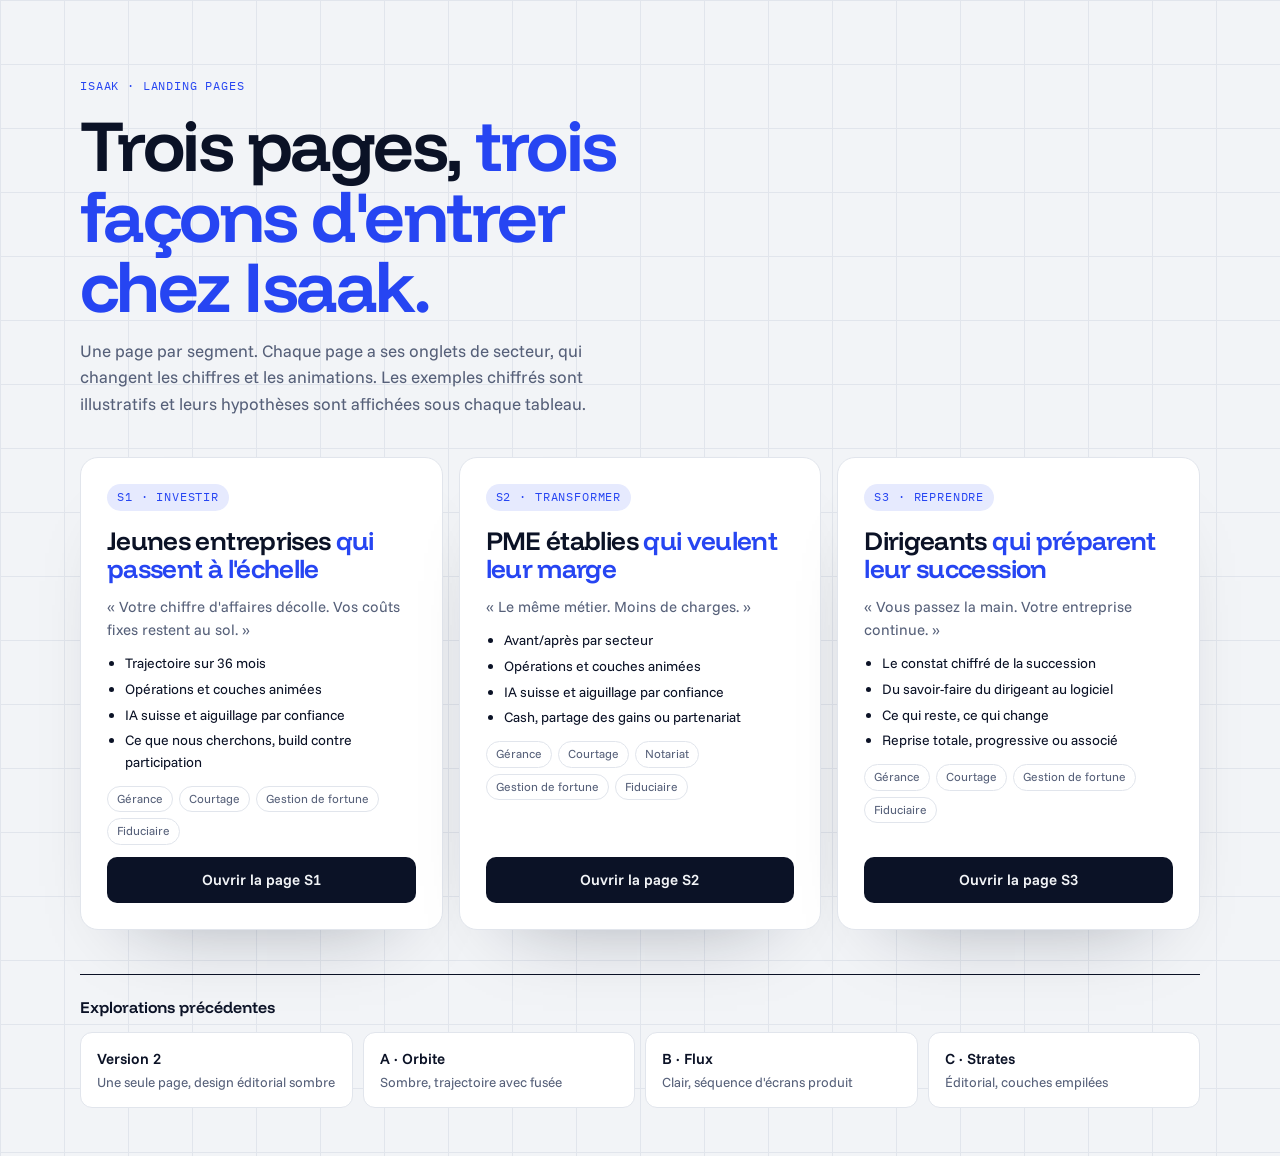
<file: index.html>
<!doctype html>
<html lang="fr">
<head>
<meta charset="utf-8">
<meta name="viewport" content="width=device-width, initial-scale=1, viewport-fit=cover">
<meta name="robots" content="noindex, nofollow">
<title>Isaak</title>
<link rel="preconnect" href="https://fonts.googleapis.com">
<link rel="preconnect" href="https://fonts.gstatic.com" crossorigin>
<link rel="stylesheet" href="https://fonts.googleapis.com/css2?family=Funnel+Display:wght@500..700&family=Funnel+Sans:wght@400..700&family=IBM+Plex+Mono:wght@400;500&display=swap">
<style>
/* Layout: graph-paper sheet listing the three landing pages, one card per audience, earlier explorations archived below */
:root{
  --ground:#F2F4F7; --panel:#FFFFFF; --line:#E1E5EC; --fg:#0B1226; --muted:#566079; --dim:#8E97AB; --accent:#2645F2; --accent-soft:#E6EAFE;
  --display:"Funnel Display","Helvetica Neue",Arial,sans-serif; --body:"Funnel Sans","Helvetica Neue",Arial,sans-serif; --mono:"IBM Plex Mono",ui-monospace,Menlo,Consolas,monospace;
  color-scheme:light;
}
*{box-sizing:border-box}
body{margin:0;background:var(--ground);color:var(--fg);font-family:var(--body);font-size:15px;line-height:1.55;
  background-image:linear-gradient(var(--line) 1px,transparent 1px),linear-gradient(90deg,var(--line) 1px,transparent 1px);background-size:64px 64px}
.page{max-width:1200px;margin:0 auto;padding-inline:clamp(16px,4vw,40px);padding-block:clamp(36px,6vw,80px) 48px}
.mono{font-family:var(--mono);font-size:12px;letter-spacing:.07em;text-transform:uppercase}
header .mono{color:var(--accent)}
h1{font-family:var(--display);font-weight:640;font-size:clamp(36px,5.6vw,72px);line-height:.98;letter-spacing:-.035em;margin:14px 0 0;max-width:16ch;text-wrap:balance}
h1 em{font-style:normal;color:var(--accent)}
.intro{color:var(--muted);max-width:64ch;margin:18px 0 0;font-size:17px}
.grid{display:grid;grid-template-columns:repeat(3,minmax(0,1fr));gap:16px;margin-top:40px}
@media (max-width:980px){.grid{grid-template-columns:1fr}}
.card{background:var(--panel);border:1px solid var(--line);border-radius:18px;padding:26px;display:flex;flex-direction:column;gap:12px;min-width:0;box-shadow:0 40px 80px -56px rgba(11,18,38,.4)}
.card .seg{display:inline-block;align-self:flex-start;background:var(--accent-soft);color:var(--accent);border-radius:999px;padding:4px 10px}
.card h2{font-family:var(--display);font-weight:620;font-size:26px;line-height:1.08;letter-spacing:-.025em;margin:4px 0 0}
.card h2 em{font-style:normal;color:var(--accent)}
.card p{margin:0;color:var(--muted)}
.card ul{margin:0;padding-left:18px;display:grid;gap:4px;font-size:14px}
.card .tabs{display:flex;flex-wrap:wrap;gap:6px}
.card .tabs span{font-size:12px;border:1px solid var(--line);border-radius:999px;padding:3px 9px;color:var(--muted)}
.open{margin-top:auto;display:inline-flex;align-items:center;justify-content:center;height:46px;border-radius:10px;background:var(--fg);color:var(--ground);font-weight:600;text-decoration:none}
.open:hover{background:var(--accent);color:#fff}
.open:focus-visible,.arch a:focus-visible{outline:2px solid var(--accent);outline-offset:3px}
.arch{margin-top:44px;border-top:1px solid var(--fg);padding-top:20px}
.arch h3{font-family:var(--display);font-size:16px;font-weight:620;margin:0 0 12px}
.arch-grid{display:grid;grid-template-columns:repeat(4,minmax(0,1fr));gap:10px}
@media (max-width:860px){.arch-grid{grid-template-columns:1fr 1fr}}
@media (max-width:480px){.arch-grid{grid-template-columns:1fr}}
.arch a{display:block;padding:14px 16px;border:1px solid var(--line);border-radius:12px;background:var(--panel);text-decoration:none;color:var(--fg)}
.arch a:hover{border-color:var(--dim)}
.arch b{display:block;font-weight:600}
.arch span{color:var(--muted);font-size:13.5px}
</style>
</head>
<body>
<div class="page">
  <header>
    <div class="mono">Isaak · landing pages</div>
    <h1>Trois pages, <em>trois façons d'entrer chez Isaak.</em></h1>
    <p class="intro">Une page par segment. Chaque page a ses onglets de secteur, qui changent les chiffres et les animations. Les exemples chiffrés sont illustratifs et leurs hypothèses sont affichées sous chaque tableau.</p>
  </header>

  <div class="grid">
    <article class="card">
      <span class="mono seg">S1 · Investir</span>
      <h2>Jeunes entreprises <em>qui passent à l'échelle</em></h2>
      <p>« Votre chiffre d'affaires décolle. Vos coûts fixes restent au sol. »</p>
      <ul><li>Trajectoire sur 36 mois</li><li>Opérations et couches animées</li><li>IA suisse et aiguillage par confiance</li><li>Ce que nous cherchons, build contre participation</li></ul>
      <div class="tabs"><span>Gérance</span><span>Courtage</span><span>Gestion de fortune</span><span>Fiduciaire</span></div>
      <a class="open" href="maquettes/investir.html">Ouvrir la page S1</a>
    </article>
    <article class="card">
      <span class="mono seg">S2 · Transformer</span>
      <h2>PME établies <em>qui veulent leur marge</em></h2>
      <p>« Le même métier. Moins de charges. »</p>
      <ul><li>Avant/après par secteur</li><li>Opérations et couches animées</li><li>IA suisse et aiguillage par confiance</li><li>Cash, partage des gains ou partenariat</li></ul>
      <div class="tabs"><span>Gérance</span><span>Courtage</span><span>Notariat</span><span>Gestion de fortune</span><span>Fiduciaire</span></div>
      <a class="open" href="maquettes/transformer.html">Ouvrir la page S2</a>
    </article>
    <article class="card">
      <span class="mono seg">S3 · Reprendre</span>
      <h2>Dirigeants <em>qui préparent leur succession</em></h2>
      <p>« Vous passez la main. Votre entreprise continue. »</p>
      <ul><li>Le constat chiffré de la succession</li><li>Du savoir-faire du dirigeant au logiciel</li><li>Ce qui reste, ce qui change</li><li>Reprise totale, progressive ou associé</li></ul>
      <div class="tabs"><span>Gérance</span><span>Courtage</span><span>Gestion de fortune</span><span>Fiduciaire</span></div>
      <a class="open" href="maquettes/transmettre.html">Ouvrir la page S3</a>
    </article>
  </div>

  <section class="arch">
    <h3>Explorations précédentes</h3>
    <div class="arch-grid">
      <a href="maquettes/v2-isaak.html"><b>Version 2</b><span>Une seule page, design éditorial sombre</span></a>
      <a href="maquettes/a-orbite.html"><b>A · Orbite</b><span>Sombre, trajectoire avec fusée</span></a>
      <a href="maquettes/b-flux.html"><b>B · Flux</b><span>Clair, séquence d'écrans produit</span></a>
      <a href="maquettes/c-strates.html"><b>C · Strates</b><span>Éditorial, couches empilées</span></a>
    </div>
  </section>
</div>
</body>
</html>
</file>
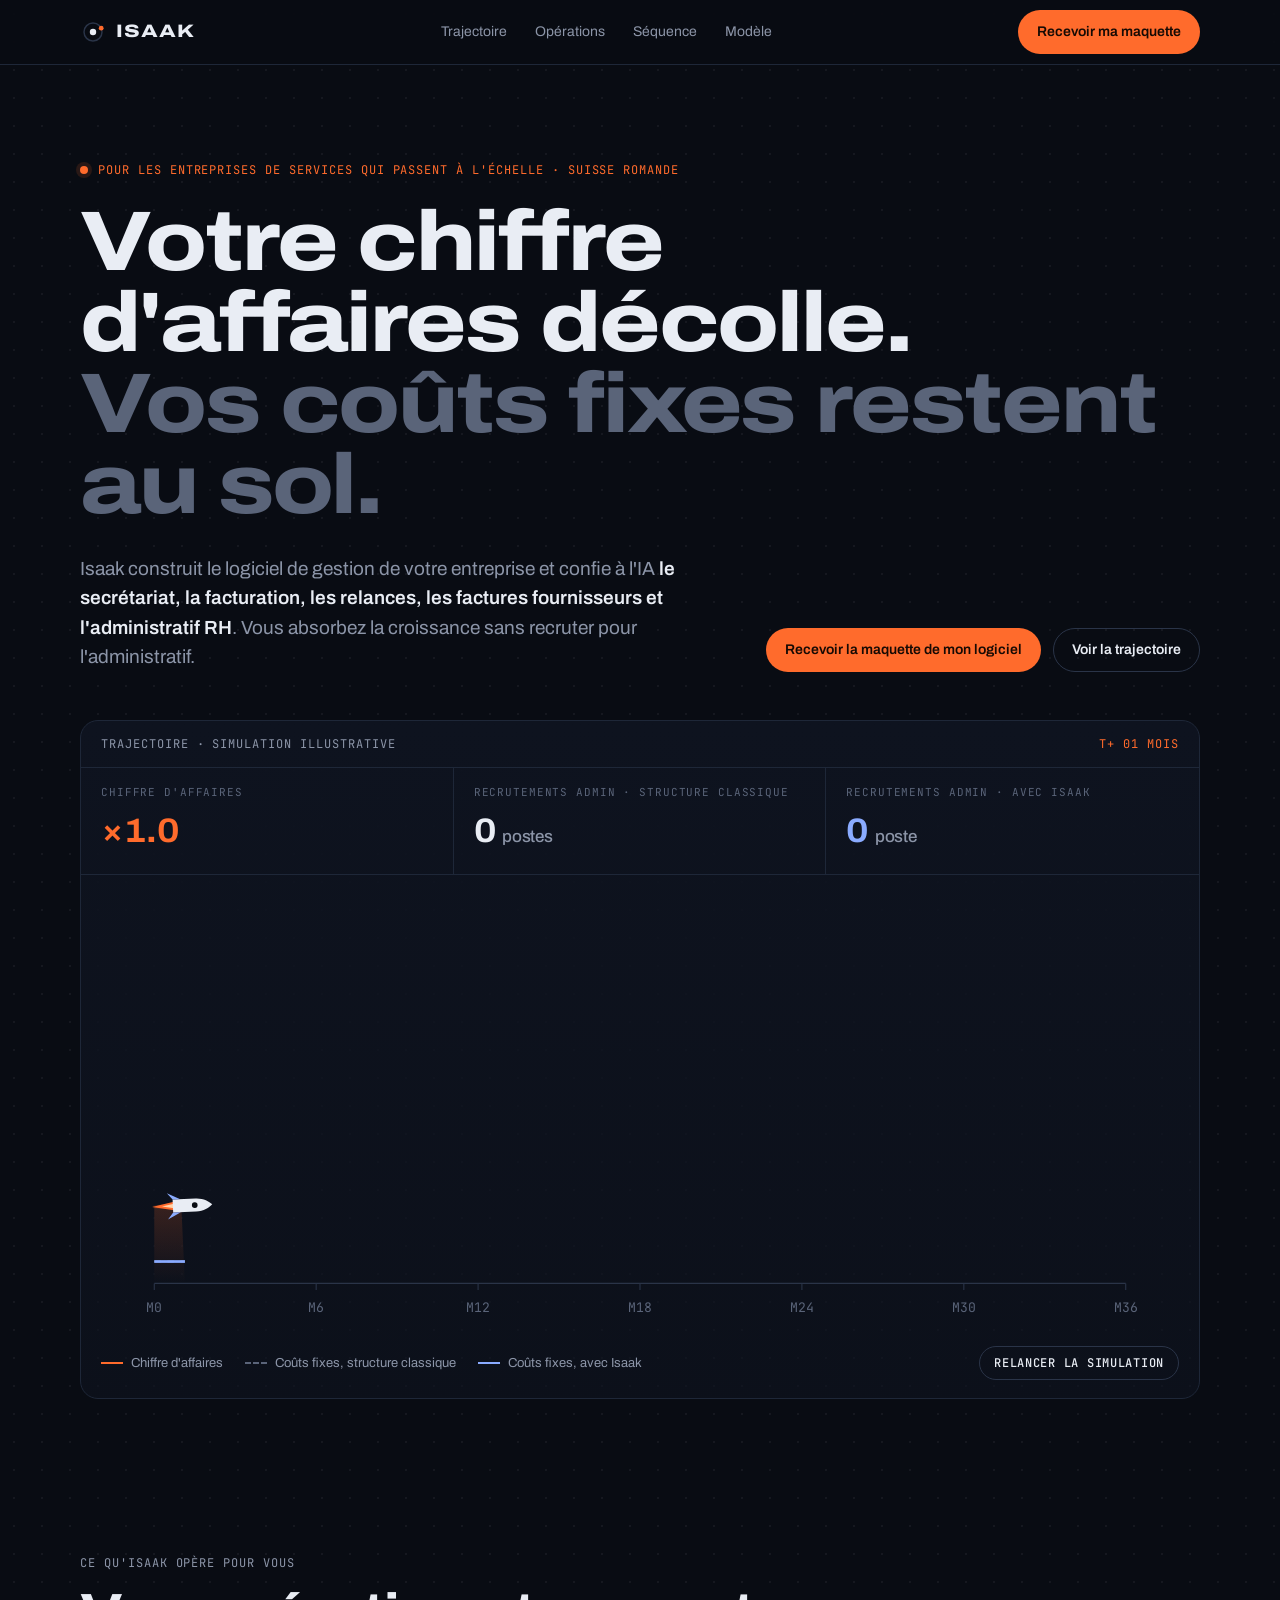
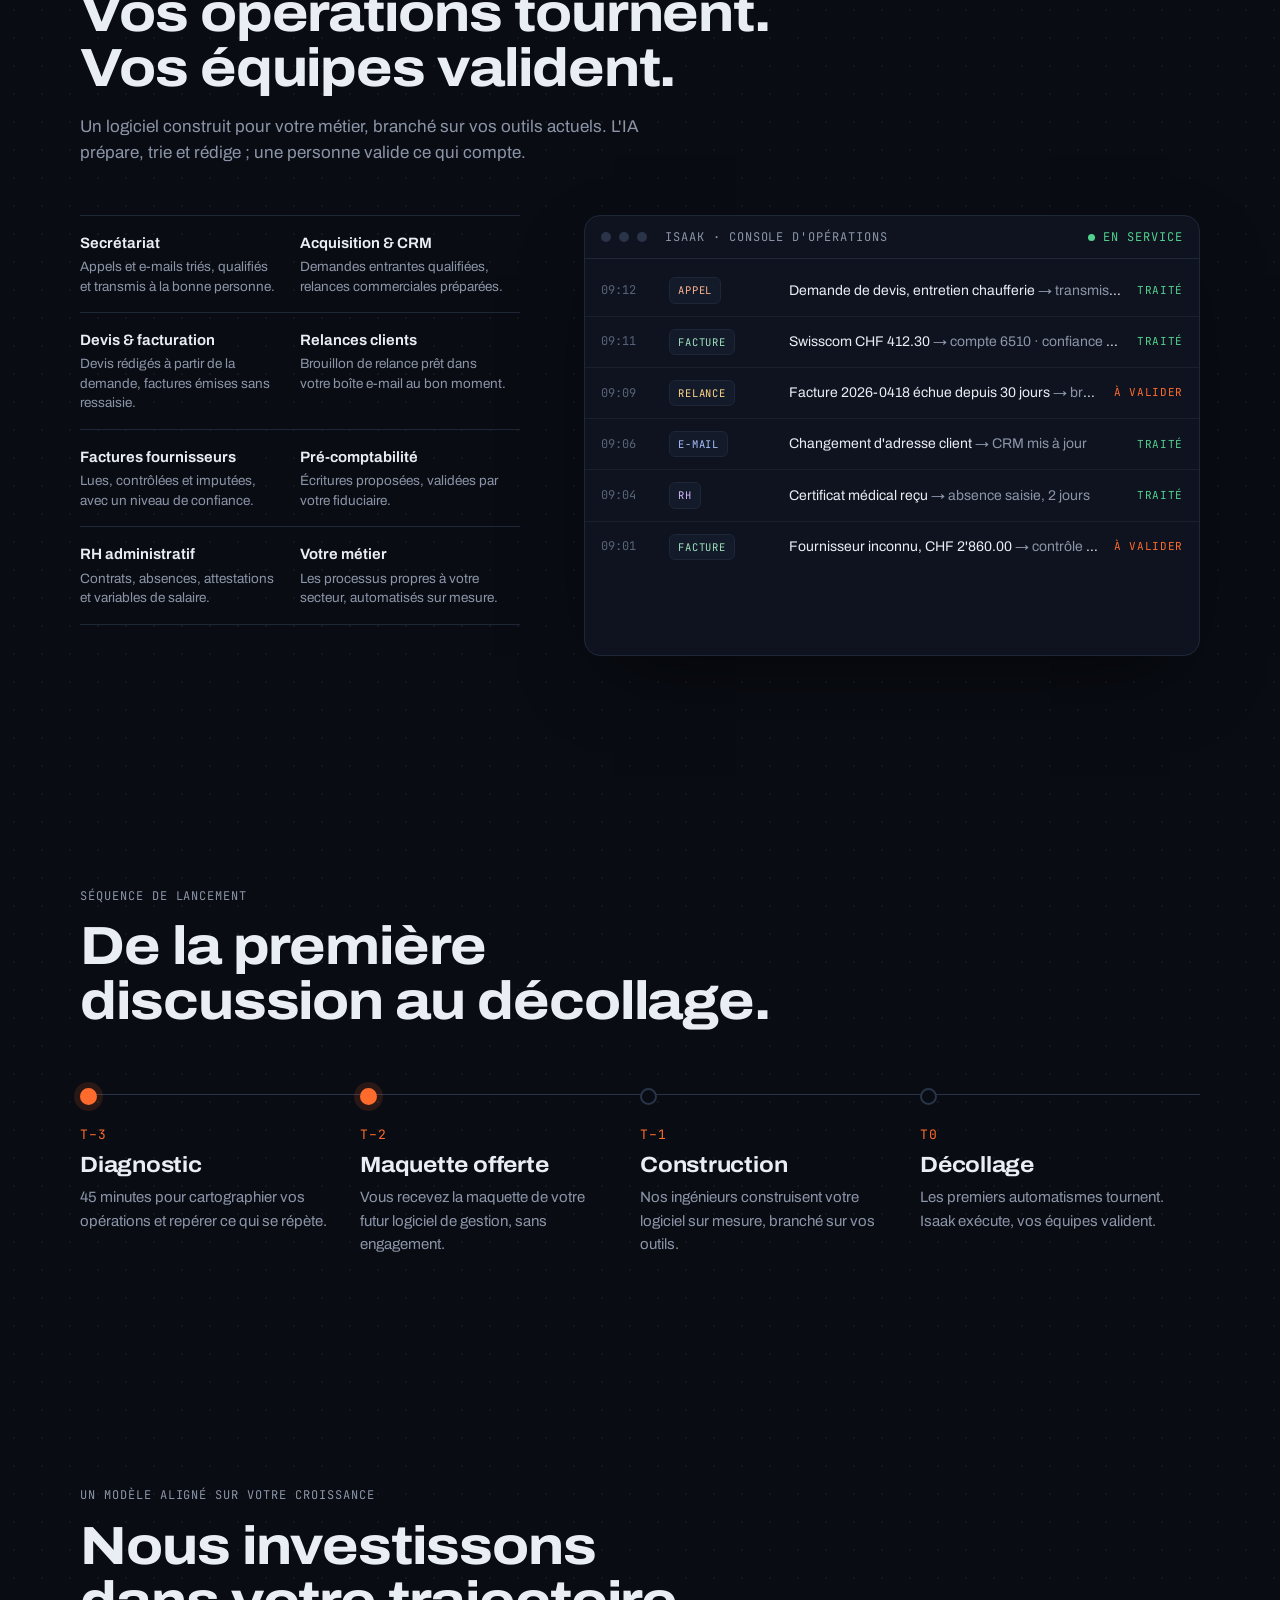
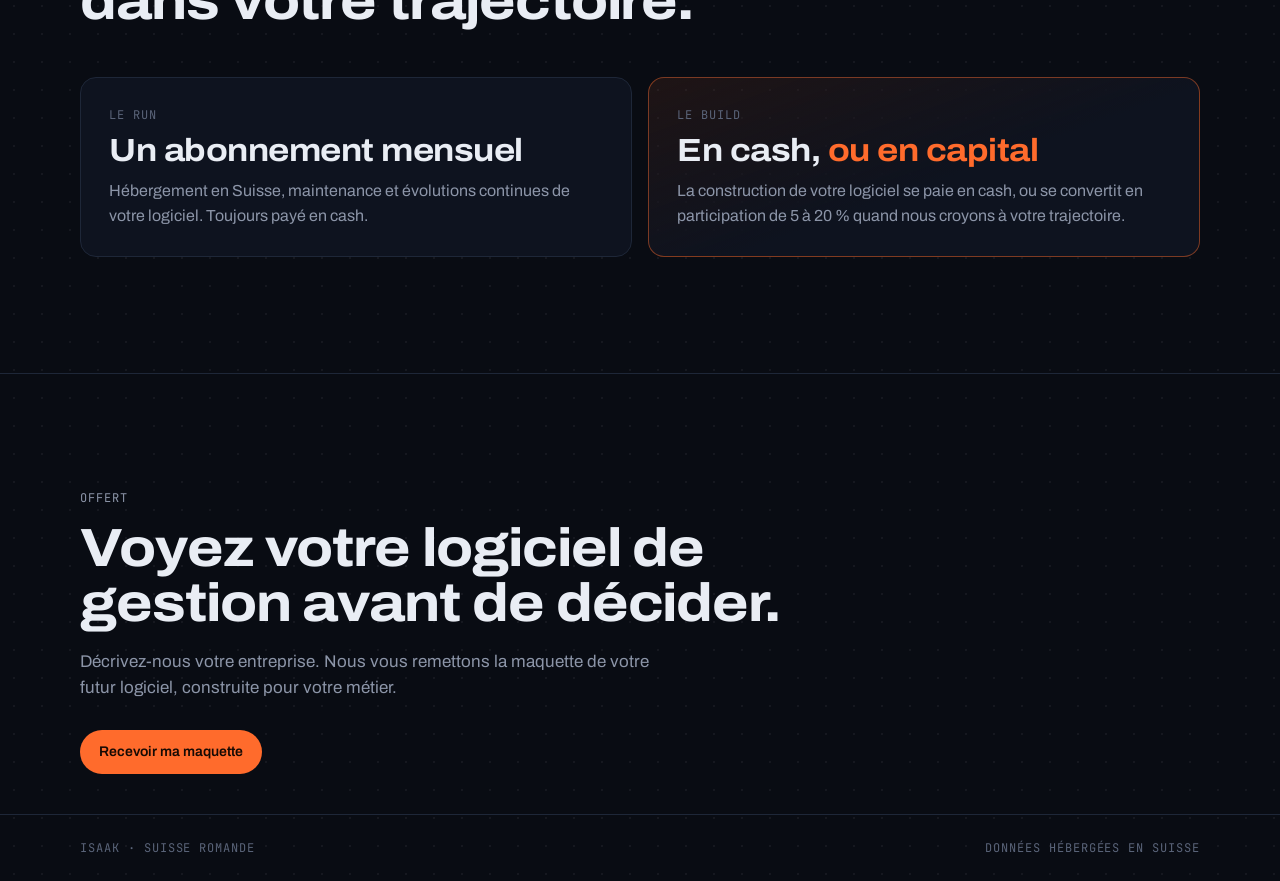
<file: maquettes/a-orbite.html>
<!doctype html>
<html lang="fr">
<head>
<meta charset="utf-8">
<meta name="viewport" content="width=device-width, initial-scale=1, viewport-fit=cover">
<meta name="robots" content="noindex, nofollow">
<title>Isaak Orbite</title>
<link rel="preconnect" href="https://fonts.googleapis.com">
<link rel="preconnect" href="https://fonts.gstatic.com" crossorigin>
<link rel="stylesheet" href="https://fonts.googleapis.com/css2?family=Archivo:wdth,wght@62..125,300..900&family=JetBrains+Mono:wght@400;500;600&display=swap">
<style>
/* Layout: mission control — expanded headline over a full-width telemetry screen, then a live operations console and a countdown sequence */
:root{
  --void:#090C13; --panel:#0E131F; --panel-2:#131A29; --line:#1E2738; --line-2:#2A3448;
  --fg:#E9EDF4; --muted:#8C95A8; --dim:#5A6479;
  --ignite:#FF6B2C; --ignite-soft:rgba(255,107,44,.13); --cool:#8AABFF; --ok:#53D18F;
  --display:"Archivo","Helvetica Neue",Arial,sans-serif;
  --mono:"JetBrains Mono",ui-monospace,"SFMono-Regular",Menlo,Consolas,monospace;
  color-scheme:dark;
}
*{box-sizing:border-box}
html{-webkit-text-size-adjust:100%}
body{margin:0;background:var(--void);color:var(--fg);font-family:var(--display);font-size:16px;line-height:1.55;
  background-image:radial-gradient(rgba(233,237,244,.055) 1px,transparent 1.2px);background-size:28px 28px}
a{color:inherit}
.wrap{max-width:1200px;margin:0 auto;padding-inline:clamp(16px,4vw,40px)}
.mono{font-family:var(--mono);font-size:12px;letter-spacing:.08em;text-transform:uppercase}
:focus-visible{outline:2px solid var(--ignite);outline-offset:3px;border-radius:4px}

/* nav */
.nav{position:sticky;top:env(safe-area-inset-top,0px);z-index:20;background:rgba(9,12,19,.72);backdrop-filter:blur(14px);-webkit-backdrop-filter:blur(14px);border-bottom:1px solid var(--line)}
.nav .wrap{display:flex;align-items:center;justify-content:space-between;gap:16px;height:64px}
.brand{display:flex;align-items:center;gap:10px;text-decoration:none;font-stretch:125%;font-weight:800;letter-spacing:.06em;font-size:18px}
.brand svg{flex:none}
.nav-links{display:flex;gap:28px;font-size:14px;color:var(--muted)}
.nav-links a{text-decoration:none}
.nav-links a:hover{color:var(--fg)}
.btn{display:inline-flex;align-items:center;gap:10px;height:44px;padding:0 18px;border-radius:999px;font:600 14px/1 var(--display);text-decoration:none;border:1px solid transparent;cursor:pointer;white-space:nowrap}
.btn-ignite{background:var(--ignite);color:#160A04}
.btn-ignite:hover{background:#FF8350}
.btn-ghost{border-color:var(--line-2);color:var(--fg);background:transparent}
.btn-ghost:hover{border-color:var(--muted)}
@media (max-width:820px){.nav-links{display:none}}

/* hero */
.hero{padding-block:clamp(48px,8vw,96px) 40px}
.kicker{color:var(--ignite);display:flex;align-items:center;gap:10px}
.kicker::before{content:"";width:8px;height:8px;border-radius:50%;background:var(--ignite);box-shadow:0 0 0 4px var(--ignite-soft)}
h1{font-stretch:118%;font-weight:780;font-size:clamp(38px,6.6vw,94px);line-height:.96;letter-spacing:-.025em;margin:22px 0 0;text-wrap:balance}
h1 .ground{color:var(--dim)}
.hero-row{display:flex;flex-wrap:wrap;align-items:flex-end;justify-content:space-between;gap:28px;margin-top:28px}
.lead{max-width:56ch;font-size:clamp(16px,1.5vw,19px);color:var(--muted);margin:0}
.lead strong{color:var(--fg);font-weight:600}
.cta-row{display:flex;flex-wrap:wrap;gap:12px}

/* telemetry */
.tele{margin-top:48px;border:1px solid var(--line);border-radius:18px;background:linear-gradient(180deg,var(--panel) 0%,rgba(14,19,31,.6) 100%);overflow:hidden}
.tele-head{display:flex;flex-wrap:wrap;justify-content:space-between;gap:12px;padding:14px 20px;border-bottom:1px solid var(--line);color:var(--muted)}
.tele-head .live{color:var(--ignite)}
.readouts{display:grid;grid-template-columns:repeat(3,minmax(0,1fr));border-bottom:1px solid var(--line)}
.ro{padding:16px 20px;border-right:1px solid var(--line);min-width:0}
.ro:last-child{border-right:0}
.ro .mono{color:var(--dim);font-size:11px}
.ro .val{font-stretch:110%;font-weight:700;font-size:clamp(22px,3vw,34px);font-variant-numeric:tabular-nums;margin-top:4px;letter-spacing:-.01em}
.ro .val small{font-size:.5em;color:var(--muted);font-weight:500;margin-left:6px;font-stretch:100%}
.ro.rev .val{color:var(--ignite)}
.ro.isaak .val{color:var(--cool)}
.chart{padding:8px 12px 0}
.chart svg{display:block;width:100%;height:auto}
.legend{display:flex;flex-wrap:wrap;gap:22px;padding:14px 20px 18px;color:var(--muted);font-size:13px;align-items:center}
.legend i{display:inline-block;width:22px;height:0;border-top:2px solid;margin-right:8px;vertical-align:middle}
.legend .l-rev i{border-color:var(--ignite)}
.legend .l-cls i{border-color:var(--dim);border-top-style:dashed}
.legend .l-isa i{border-color:var(--cool)}
.legend .replay{margin-left:auto;background:none;border:1px solid var(--line-2);color:var(--fg);border-radius:999px;height:34px;padding:0 14px;font:500 12px var(--mono);letter-spacing:.06em;text-transform:uppercase;cursor:pointer}
.legend .replay:hover{border-color:var(--ignite);color:var(--ignite)}
@media (max-width:640px){.readouts{grid-template-columns:1fr}.ro{border-right:0;border-bottom:1px solid var(--line)}.ro:last-child{border-bottom:0}.legend .replay{margin-left:0}}

/* sections */
section.block{padding-block:clamp(64px,9vw,120px)}
.sec-kicker{color:var(--muted)}
h2{font-stretch:112%;font-weight:740;font-size:clamp(30px,4.2vw,54px);line-height:1.02;letter-spacing:-.02em;margin:14px 0 0;text-wrap:balance;max-width:20ch}
.sec-lead{color:var(--muted);max-width:58ch;margin:18px 0 0;font-size:17px}

/* console */
.ops{display:grid;grid-template-columns:minmax(0,5fr) minmax(0,7fr);gap:clamp(28px,5vw,64px);align-items:start;margin-top:48px}
@media (max-width:900px){.ops{grid-template-columns:1fr}}
.mods{display:grid;grid-template-columns:1fr 1fr;gap:0;border-top:1px solid var(--line)}
.mod{padding:16px 12px 16px 0;border-bottom:1px solid var(--line);min-width:0}
.mod b{display:block;font-weight:650;font-size:15px}
.mod span{color:var(--muted);font-size:13.5px;line-height:1.45;display:block;margin-top:2px}
.mod:nth-child(odd){padding-right:20px}
@media (max-width:480px){.mods{grid-template-columns:1fr}}
.console{border:1px solid var(--line);border-radius:16px;background:var(--panel);overflow:hidden;box-shadow:0 30px 80px -30px rgba(0,0,0,.7)}
.c-bar{display:flex;align-items:center;gap:8px;padding:12px 16px;border-bottom:1px solid var(--line);color:var(--muted)}
.c-bar .dot{width:10px;height:10px;border-radius:50%;background:var(--line-2)}
.c-bar .title{margin-left:10px}
.c-bar .stat{margin-left:auto;color:var(--ok)}
.c-bar .stat::before{content:"";display:inline-block;width:7px;height:7px;border-radius:50%;background:var(--ok);margin-right:8px;animation:pulse 1.6s infinite}
@keyframes pulse{50%{opacity:.25}}
.feed{list-style:none;margin:0;padding:6px 0;min-height:396px}
.ev{display:grid;grid-template-columns:56px 108px minmax(0,1fr) auto;gap:12px;align-items:center;padding:12px 16px;border-bottom:1px solid rgba(30,39,56,.6);font-size:14px}
.ev:last-child{border-bottom:0}
.ev time{font-family:var(--mono);font-size:12px;color:var(--dim)}
.tag{font-family:var(--mono);font-size:10.5px;letter-spacing:.08em;text-transform:uppercase;padding:4px 8px;border-radius:6px;background:var(--panel-2);color:var(--muted);border:1px solid var(--line);justify-self:start}
.tag.t-call{color:#FFB38F}.tag.t-mail{color:#A9C1FF}.tag.t-inv{color:#9FE3BE}.tag.t-rel{color:#FFD58A}.tag.t-hr{color:#D4B8FF}
.ev p{margin:0;min-width:0;overflow:hidden;text-overflow:ellipsis;white-space:nowrap}
.ev p em{font-style:normal;color:var(--muted)}
.st{font-family:var(--mono);font-size:11px;letter-spacing:.06em;text-transform:uppercase;color:var(--ok)}
.st.wait{color:var(--ignite)}
.ev.enter{animation:enter .55s cubic-bezier(.2,.8,.2,1)}
@keyframes enter{from{opacity:0;transform:translateY(-10px);background:var(--ignite-soft)}to{opacity:1;transform:none}}
@media (max-width:640px){.ev{grid-template-columns:44px minmax(0,1fr) auto}.ev .tag{display:none}}

/* countdown */
.count{display:grid;grid-template-columns:repeat(4,minmax(0,1fr));gap:0;margin-top:56px;position:relative}
.count::before{content:"";position:absolute;left:0;right:0;top:9px;height:1px;background:var(--line-2)}
.step{position:relative;padding:40px 24px 0 0;min-width:0}
.step::before{content:"";position:absolute;top:3px;left:0;width:13px;height:13px;border-radius:50%;background:var(--void);border:2px solid var(--line-2)}
.step.go::before{border-color:var(--ignite);background:var(--ignite);box-shadow:0 0 0 6px var(--ignite-soft)}
.step .t{font-family:var(--mono);font-size:13px;color:var(--ignite);letter-spacing:.06em}
.step h3{font-stretch:110%;font-size:22px;line-height:1.15;margin:8px 0 8px;font-weight:700;letter-spacing:-.01em}
.step p{margin:0;color:var(--muted);font-size:15px}
@media (max-width:820px){.count{grid-template-columns:1fr 1fr;row-gap:40px}.count::before{display:none}}
@media (max-width:480px){.count{grid-template-columns:1fr}}

/* model */
.model{display:grid;grid-template-columns:1fr 1fr;gap:16px;margin-top:48px}
@media (max-width:760px){.model{grid-template-columns:1fr}}
.card{border:1px solid var(--line);border-radius:16px;padding:28px;background:var(--panel);min-width:0}
.card .mono{color:var(--dim)}
.card h3{font-stretch:112%;font-size:clamp(24px,2.6vw,32px);margin:10px 0 10px;letter-spacing:-.015em;line-height:1.08}
.card p{color:var(--muted);margin:0}
.card.hot{border-color:rgba(255,107,44,.45);background:linear-gradient(160deg,rgba(255,107,44,.09),var(--panel) 55%)}
.card.hot h3 span{color:var(--ignite)}

/* final */
.final{border-top:1px solid var(--line);padding-block:clamp(64px,9vw,120px) 40px}
.final h2{max-width:22ch}
.final .cta-row{margin-top:28px}
footer{border-top:1px solid var(--line);padding-block:24px;color:var(--dim)}
footer .wrap{display:flex;flex-wrap:wrap;justify-content:space-between;gap:12px}
.flame{transform-origin:0 0;animation:flick .12s infinite alternate}
@keyframes flick{from{transform:scaleX(.82)}to{transform:scaleX(1.12)}}
@media (prefers-reduced-motion:reduce){*{animation:none!important;transition:none!important}}
</style>
</head>
<body>

<header class="nav">
  <div class="wrap">
    <a class="brand" href="#top" aria-label="Isaak, accueil">
      <svg width="26" height="26" viewBox="0 0 26 26" aria-hidden="true"><circle cx="13" cy="13" r="9" fill="none" stroke="#2A3448" stroke-width="1.5"/><circle cx="13" cy="13" r="3.2" fill="#E9EDF4"/><circle cx="21.2" cy="9.2" r="2.4" fill="#FF6B2C"/></svg>
      ISAAK
    </a>
    <nav class="nav-links" aria-label="Sections">
      <a href="#trajectoire">Trajectoire</a>
      <a href="#operations">Opérations</a>
      <a href="#sequence">Séquence</a>
      <a href="#modele">Modèle</a>
    </nav>
    <a class="btn btn-ignite" href="#maquette">Recevoir ma maquette</a>
  </div>
</header>

<main id="top">
  <section class="hero">
    <div class="wrap">
      <div class="kicker mono">Pour les entreprises de services qui passent à l'échelle · Suisse romande</div>
      <h1>Votre chiffre d'affaires décolle.<br><span class="ground">Vos coûts fixes restent au sol.</span></h1>
      <div class="hero-row">
        <p class="lead">Isaak construit le logiciel de gestion de votre entreprise et confie à l'IA <strong>le secrétariat, la facturation, les relances, les factures fournisseurs et l'administratif RH</strong>. Vous absorbez la croissance sans recruter pour l'administratif.</p>
        <div class="cta-row">
          <a class="btn btn-ignite" href="#maquette">Recevoir la maquette de mon logiciel</a>
          <a class="btn btn-ghost" href="#trajectoire">Voir la trajectoire</a>
        </div>
      </div>

      <div class="tele" id="trajectoire">
        <div class="tele-head mono">
          <span>Trajectoire · simulation illustrative</span>
          <span class="live">T+ <span id="tm">36</span> mois</span>
        </div>
        <div class="readouts">
          <div class="ro rev"><div class="mono">Chiffre d'affaires</div><div class="val">×<span id="mult">3.0</span></div></div>
          <div class="ro"><div class="mono">Recrutements admin · structure classique</div><div class="val"><span id="hc">8</span><small>postes</small></div></div>
          <div class="ro isaak"><div class="mono">Recrutements admin · avec Isaak</div><div class="val"><span id="hi">0</span><small>poste</small></div></div>
        </div>
        <div class="chart">
          <svg id="traj" viewBox="0 0 1000 410" role="img" aria-label="Simulation illustrative sur 36 mois : le chiffre d'affaires triple, les coûts fixes d'une structure classique montent par paliers à chaque recrutement, ceux d'une structure avec Isaak restent presque plats."></svg>
        </div>
        <div class="legend">
          <span class="l-rev"><i></i>Chiffre d'affaires</span>
          <span class="l-cls"><i></i>Coûts fixes, structure classique</span>
          <span class="l-isa"><i></i>Coûts fixes, avec Isaak</span>
          <button class="replay" id="replay" type="button">Relancer la simulation</button>
        </div>
      </div>
    </div>
  </section>

  <section class="block" id="operations">
    <div class="wrap">
      <div class="sec-kicker mono">Ce qu'Isaak opère pour vous</div>
      <h2>Vos opérations tournent. Vos équipes valident.</h2>
      <p class="sec-lead">Un logiciel construit pour votre métier, branché sur vos outils actuels. L'IA prépare, trie et rédige ; une personne valide ce qui compte.</p>
      <div class="ops">
        <div class="mods">
          <div class="mod"><b>Secrétariat</b><span>Appels et e-mails triés, qualifiés et transmis à la bonne personne.</span></div>
          <div class="mod"><b>Acquisition &amp; CRM</b><span>Demandes entrantes qualifiées, relances commerciales préparées.</span></div>
          <div class="mod"><b>Devis &amp; facturation</b><span>Devis rédigés à partir de la demande, factures émises sans ressaisie.</span></div>
          <div class="mod"><b>Relances clients</b><span>Brouillon de relance prêt dans votre boîte e-mail au bon moment.</span></div>
          <div class="mod"><b>Factures fournisseurs</b><span>Lues, contrôlées et imputées, avec un niveau de confiance.</span></div>
          <div class="mod"><b>Pré-comptabilité</b><span>Écritures proposées, validées par votre fiduciaire.</span></div>
          <div class="mod"><b>RH administratif</b><span>Contrats, absences, attestations et variables de salaire.</span></div>
          <div class="mod"><b>Votre métier</b><span>Les processus propres à votre secteur, automatisés sur mesure.</span></div>
        </div>
        <div class="console" aria-label="Console d'opérations Isaak (exemple)">
          <div class="c-bar mono"><span class="dot"></span><span class="dot"></span><span class="dot"></span><span class="title">isaak · console d'opérations</span><span class="stat">En service</span></div>
          <ol class="feed" id="feed">
            <li class="ev"><time>09:12</time><span class="tag t-call">Appel</span><p>Demande de devis, entretien chaufferie <em>→ transmise à S. Rochat</em></p><span class="st">Traité</span></li>
            <li class="ev"><time>09:11</time><span class="tag t-inv">Facture</span><p>Swisscom CHF 412.30 <em>→ compte 6510 · confiance 97 %</em></p><span class="st">Traité</span></li>
            <li class="ev"><time>09:09</time><span class="tag t-rel">Relance</span><p>Facture 2026-0418 échue depuis 30 jours <em>→ brouillon prêt</em></p><span class="st wait">À valider</span></li>
            <li class="ev"><time>09:06</time><span class="tag t-mail">E-mail</span><p>Changement d'adresse client <em>→ CRM mis à jour</em></p><span class="st">Traité</span></li>
            <li class="ev"><time>09:04</time><span class="tag t-hr">RH</span><p>Certificat médical reçu <em>→ absence saisie, 2 jours</em></p><span class="st">Traité</span></li>
            <li class="ev"><time>09:01</time><span class="tag t-inv">Facture</span><p>Fournisseur inconnu, CHF 2'860.00 <em>→ contrôle humain requis</em></p><span class="st wait">À valider</span></li>
          </ol>
        </div>
      </div>
    </div>
  </section>

  <section class="block" id="sequence">
    <div class="wrap">
      <div class="sec-kicker mono">Séquence de lancement</div>
      <h2>De la première discussion au décollage.</h2>
      <div class="count">
        <div class="step go"><div class="t">T–3</div><h3>Diagnostic</h3><p>45 minutes pour cartographier vos opérations et repérer ce qui se répète.</p></div>
        <div class="step go"><div class="t">T–2</div><h3>Maquette offerte</h3><p>Vous recevez la maquette de votre futur logiciel de gestion, sans engagement.</p></div>
        <div class="step"><div class="t">T–1</div><h3>Construction</h3><p>Nos ingénieurs construisent votre logiciel sur mesure, branché sur vos outils.</p></div>
        <div class="step"><div class="t">T0</div><h3>Décollage</h3><p>Les premiers automatismes tournent. Isaak exécute, vos équipes valident.</p></div>
      </div>
    </div>
  </section>

  <section class="block" id="modele">
    <div class="wrap">
      <div class="sec-kicker mono">Un modèle aligné sur votre croissance</div>
      <h2>Nous investissons dans votre trajectoire.</h2>
      <div class="model">
        <div class="card"><div class="mono">Le run</div><h3>Un abonnement mensuel</h3><p>Hébergement en Suisse, maintenance et évolutions continues de votre logiciel. Toujours payé en cash.</p></div>
        <div class="card hot"><div class="mono">Le build</div><h3>En cash, <span>ou en capital</span></h3><p>La construction de votre logiciel se paie en cash, ou se convertit en participation de 5 à 20 % quand nous croyons à votre trajectoire.</p></div>
      </div>
    </div>
  </section>

  <section class="final" id="maquette">
    <div class="wrap">
      <div class="sec-kicker mono">Offert</div>
      <h2>Voyez votre logiciel de gestion avant de décider.</h2>
      <p class="sec-lead">Décrivez-nous votre entreprise. Nous vous remettons la maquette de votre futur logiciel, construite pour votre métier.</p>
      <div class="cta-row"><a class="btn btn-ignite" href="#maquette">Recevoir ma maquette</a></div>
    </div>
  </section>
</main>

<footer><div class="wrap mono"><span>Isaak · Suisse romande</span><span>Données hébergées en Suisse</span></div></footer>

<script>
(function(){
  var reduce = window.matchMedia('(prefers-reduced-motion: reduce)').matches;
  var NS='http://www.w3.org/2000/svg';
  var svg=document.getElementById('traj');
  var T=36, X0=56, X1=944, BASE=366;
  function x(t){return X0+(t/T)*(X1-X0)}
  var k=0.085, E=Math.exp(k*T)-1;
  function f(t){return (Math.exp(k*t)-1)/E}
  function yRev(t){return 296-f(t)*246}
  var hires=[4,8,12,15,19,23,27,31], stepH=17, YC=346;
  function nH(t){var n=0;for(var i=0;i<hires.length;i++)if(hires[i]<=t)n++;return n}
  function el(tag,attrs,parent){var e=document.createElementNS(NS,tag);for(var a in attrs)e.setAttribute(a,attrs[a]);(parent||svg).appendChild(e);return e}

  // static frame: axis + ticks
  el('line',{x1:X0,y1:BASE,x2:X1,y2:BASE,stroke:'#2A3448','stroke-width':1});
  for(var m=0;m<=36;m+=6){
    el('line',{x1:x(m),y1:BASE,x2:x(m),y2:BASE+6,stroke:'#2A3448'});
    var tx=el('text',{x:x(m),y:BASE+26,'text-anchor':'middle',fill:'#5A6479','font-family':'JetBrains Mono, monospace','font-size':12});
    tx.textContent='M'+m;
  }
  var defs=el('defs',{});
  var g=el('linearGradient',{id:'trail',x1:'0',x2:'1',y1:'0',y2:'0'},defs);
  el('stop',{offset:'0','stop-color':'#FF6B2C','stop-opacity':'.08'},g);
  el('stop',{offset:'1','stop-color':'#FF6B2C','stop-opacity':'1'},g);
  var ga=el('linearGradient',{id:'area',x1:'0',x2:'0',y1:'0',y2:'1'},defs);
  el('stop',{offset:'0','stop-color':'#FF6B2C','stop-opacity':'.18'},ga);
  el('stop',{offset:'1','stop-color':'#FF6B2C','stop-opacity':'0'},ga);

  var area=el('path',{fill:'url(#area)'});
  var cls=el('path',{fill:'none',stroke:'#5A6479','stroke-width':2,'stroke-dasharray':'6 6'});
  var isa=el('path',{fill:'none',stroke:'#8AABFF','stroke-width':2.5});
  var rev=el('path',{fill:'none',stroke:'url(#trail)','stroke-width':3,'stroke-linecap':'round'});
  var marks=el('g',{});
  var gap=el('g',{opacity:0});
  el('line',{id:'gapl',stroke:'#8C95A8','stroke-width':1},gap);
  var gapt=el('text',{fill:'#E9EDF4','font-family':'JetBrains Mono, monospace','font-size':12,'text-anchor':'end'},gap);
  gapt.textContent='COÛTS FIXES ÉVITÉS';

  // rocket (drawn pointing +x)
  var rocket=el('g',{});
  var fl=el('g',{'class':'flame'},rocket);
  el('path',{d:'M-10,-4 L-30,0 L-10,4 Z',fill:'#FF6B2C'},fl);
  el('path',{d:'M-10,-2 L-21,0 L-10,2 Z',fill:'#FFD3A8'},fl);
  el('path',{d:'M-11,-6 L10,-6 C17,-6 22,-3 25,0 C22,3 17,6 10,6 L-11,6 Z',fill:'#E9EDF4'},rocket);
  el('path',{d:'M-11,-6 L-16,-12 L-4,-6 Z M-11,6 L-16,12 L-4,6 Z',fill:'#8AABFF'},rocket);
  el('circle',{cx:9,cy:0,r:2.6,fill:'#090C13'},rocket);

  var tm=document.getElementById('tm'),mult=document.getElementById('mult'),hc=document.getElementById('hc'),hi=document.getElementById('hi');

  function draw(t){
    var d='M'+x(0)+','+yRev(0), a='M'+x(0)+','+BASE+' L'+x(0)+','+yRev(0);
    for(var s=0.25;s<=t+1e-6;s+=0.25){d+=' L'+x(s).toFixed(1)+','+yRev(s).toFixed(1);a+=' L'+x(s).toFixed(1)+','+yRev(s).toFixed(1)}
    rev.setAttribute('d',d);
    area.setAttribute('d',a+' L'+x(t).toFixed(1)+','+BASE+' Z');
    var c='M'+x(0)+','+YC, y=YC;
    hires.forEach(function(h){if(h<=t){c+=' H'+x(h).toFixed(1);y-=stepH;c+=' V'+y}});
    c+=' H'+x(t).toFixed(1); cls.setAttribute('d',c);
    var iy=t<1.5?YC:YC-12, i='M'+x(0)+','+YC+' H'+x(Math.min(t,1.5)).toFixed(1);
    if(t>=1.5)i+=' V'+(YC-12)+' H'+x(t).toFixed(1);
    isa.setAttribute('d',i);
    while(marks.firstChild)marks.removeChild(marks.firstChild);
    var yy=YC;
    hires.forEach(function(h){if(h<=t){yy-=stepH;var tt=el('text',{x:x(h)+5,y:yy-7,fill:'#8C95A8','font-family':'JetBrains Mono, monospace','font-size':11},marks);tt.textContent='+1'}});
    // rocket pose
    var t2=Math.max(t,0.3), dx=x(t2)-x(t2-0.3), dy=yRev(t2)-yRev(t2-0.3), ang=Math.atan2(dy,dx)*180/Math.PI;
    rocket.setAttribute('transform','translate('+x(t).toFixed(1)+','+yRev(t).toFixed(1)+') rotate('+ang.toFixed(1)+')');
    // gap bracket
    var show=t>33;
    gap.setAttribute('opacity',show?1:0);
    if(show){var gx=x(T)+0.1, top=YC-stepH*hires.length, bot=YC-12;
      var l=gap.querySelector('line');l.setAttribute('x1',gx-4);l.setAttribute('x2',gx-4);l.setAttribute('y1',top);l.setAttribute('y2',bot);
      gapt.setAttribute('x',gx-12);gapt.setAttribute('y',(top+bot)/2+4)}
    tm.textContent=String(Math.round(t)).padStart(2,'0');
    mult.textContent=(1+2*f(t)).toFixed(1);
    hc.textContent=nH(t);
    hi.textContent='0';
  }

  draw(T);
  var raf=null;
  function play(){
    if(reduce){draw(T);return}
    cancelAnimationFrame(raf);
    var start=null, DUR=6500;
    function step(ts){if(!start)start=ts;var p=Math.min(1,(ts-start)/DUR);var e=p<.5?2*p*p:1-Math.pow(-2*p+2,2)/2;draw(e*T);if(p<1)raf=requestAnimationFrame(step)}
    raf=requestAnimationFrame(step);
  }
  document.getElementById('replay').addEventListener('click',play);
  if('IntersectionObserver' in window){
    var played=false;
    new IntersectionObserver(function(es){es.forEach(function(e){if(e.isIntersecting&&!played){played=true;play()}})},{threshold:.35}).observe(svg);
  }

  // console feed
  var feed=document.getElementById('feed');
  var pool=[
    ['t-mail','E-mail','Question sur la facture 2026-0431 <em>→ réponse rédigée</em>','wait','À valider'],
    ['t-call','Appel','Client existant, panne urgente <em>→ intervention planifiée 14:00</em>','ok','Traité'],
    ['t-inv','Facture','Romande Énergie CHF 1’284.60 <em>→ compte 6400 · confiance 98 %</em>','ok','Traité'],
    ['t-hr','RH','Nouvelle collaboratrice <em>→ contrat et onboarding préparés</em>','wait','À valider'],
    ['t-rel','Relance','3 factures échues <em>→ brouillons prêts dans Outlook</em>','wait','À valider'],
    ['t-mail','E-mail','Demande d’offre via le site <em>→ lead qualifié, CRM</em>','ok','Traité'],
    ['t-inv','Facture','Grossiste, écart de prix +4 % <em>→ signalé</em>','wait','À valider']
  ];
  var i=0, h=9, mi=12;
  function tick(){
    var p=pool[i%pool.length]; i++; mi+=1+Math.floor(Math.random()*2); if(mi>59){mi-=60;h++}
    var li=document.createElement('li'); li.className='ev enter';
    li.innerHTML='<time>'+String(h).padStart(2,'0')+':'+String(mi).padStart(2,'0')+'</time><span class="tag '+p[0]+'">'+p[1]+'</span><p>'+p[2]+'</p><span class="st'+(p[3]==='wait'?' wait':'')+'">'+p[4]+'</span>';
    feed.insertBefore(li,feed.firstChild);
    while(feed.children.length>6)feed.removeChild(feed.lastChild);
  }
  if(!reduce)setInterval(tick,2200);
})();
</script>
</body>
</html>
</file>
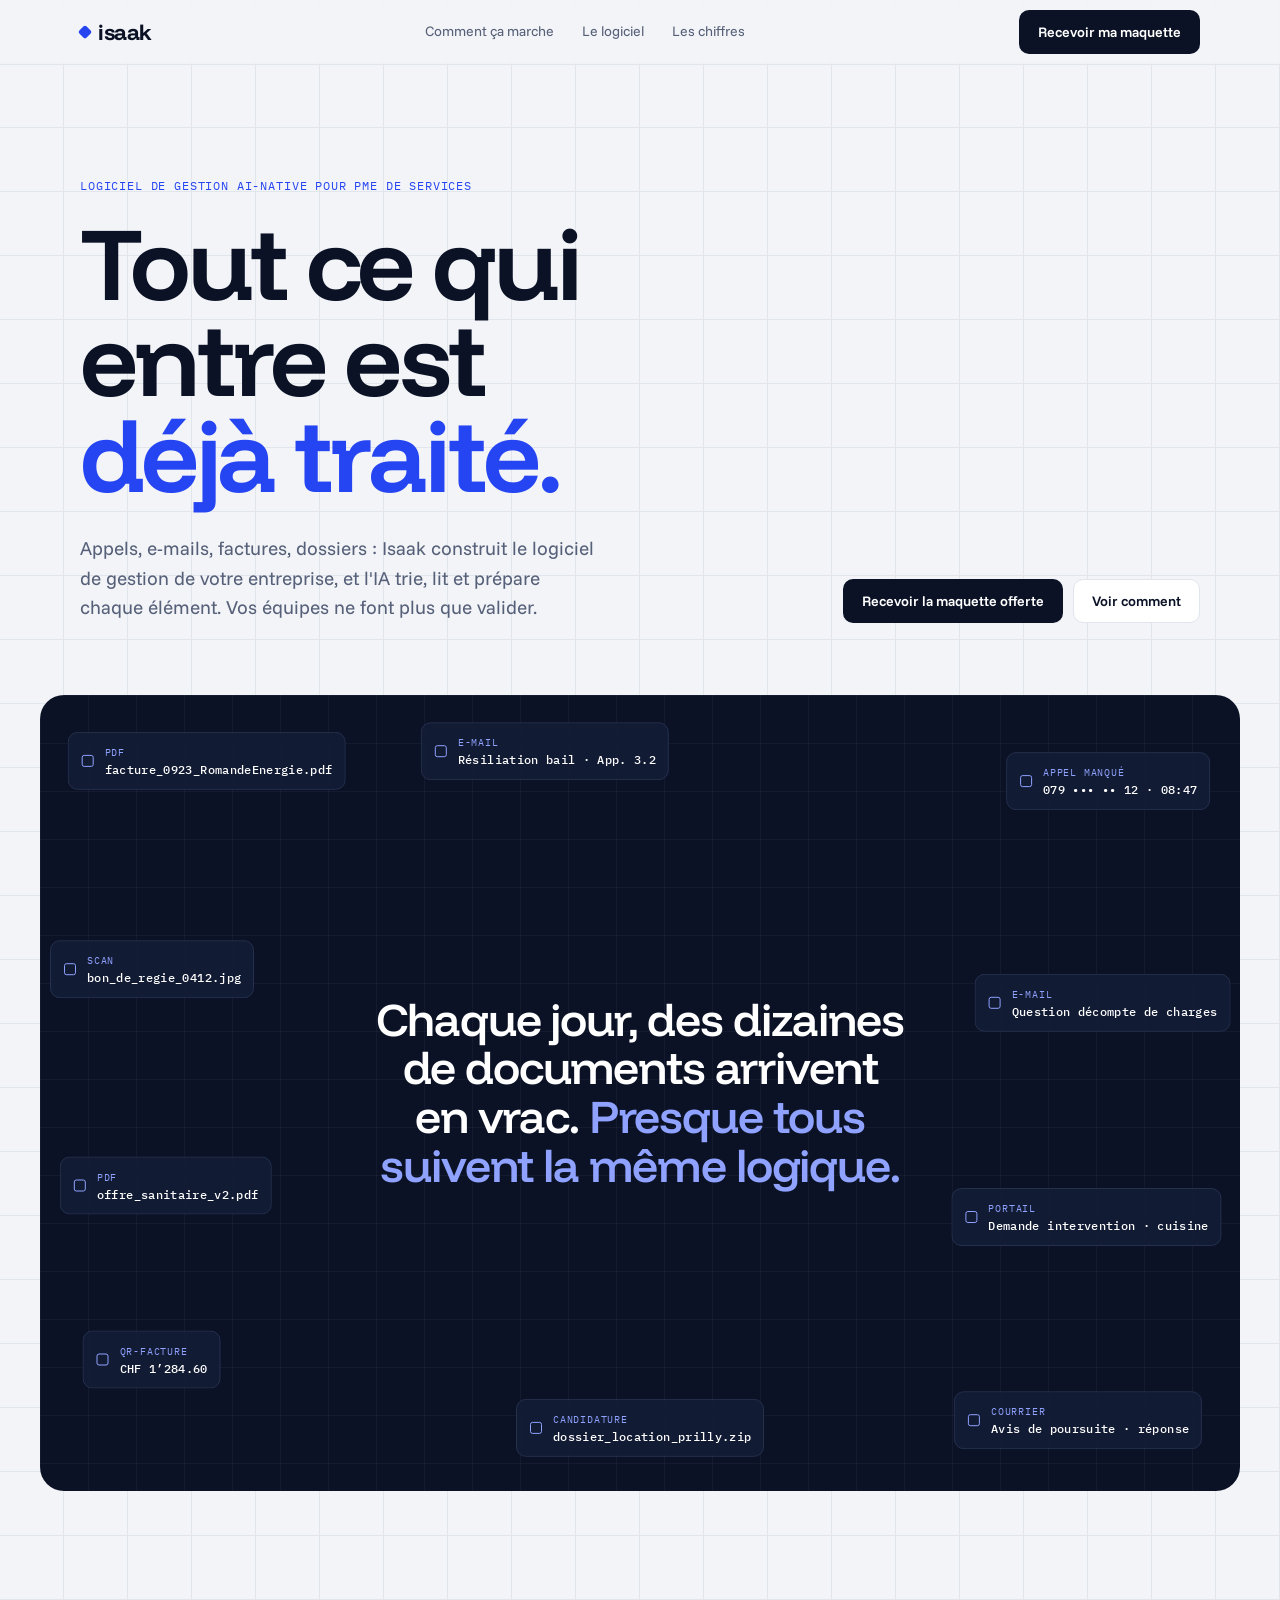
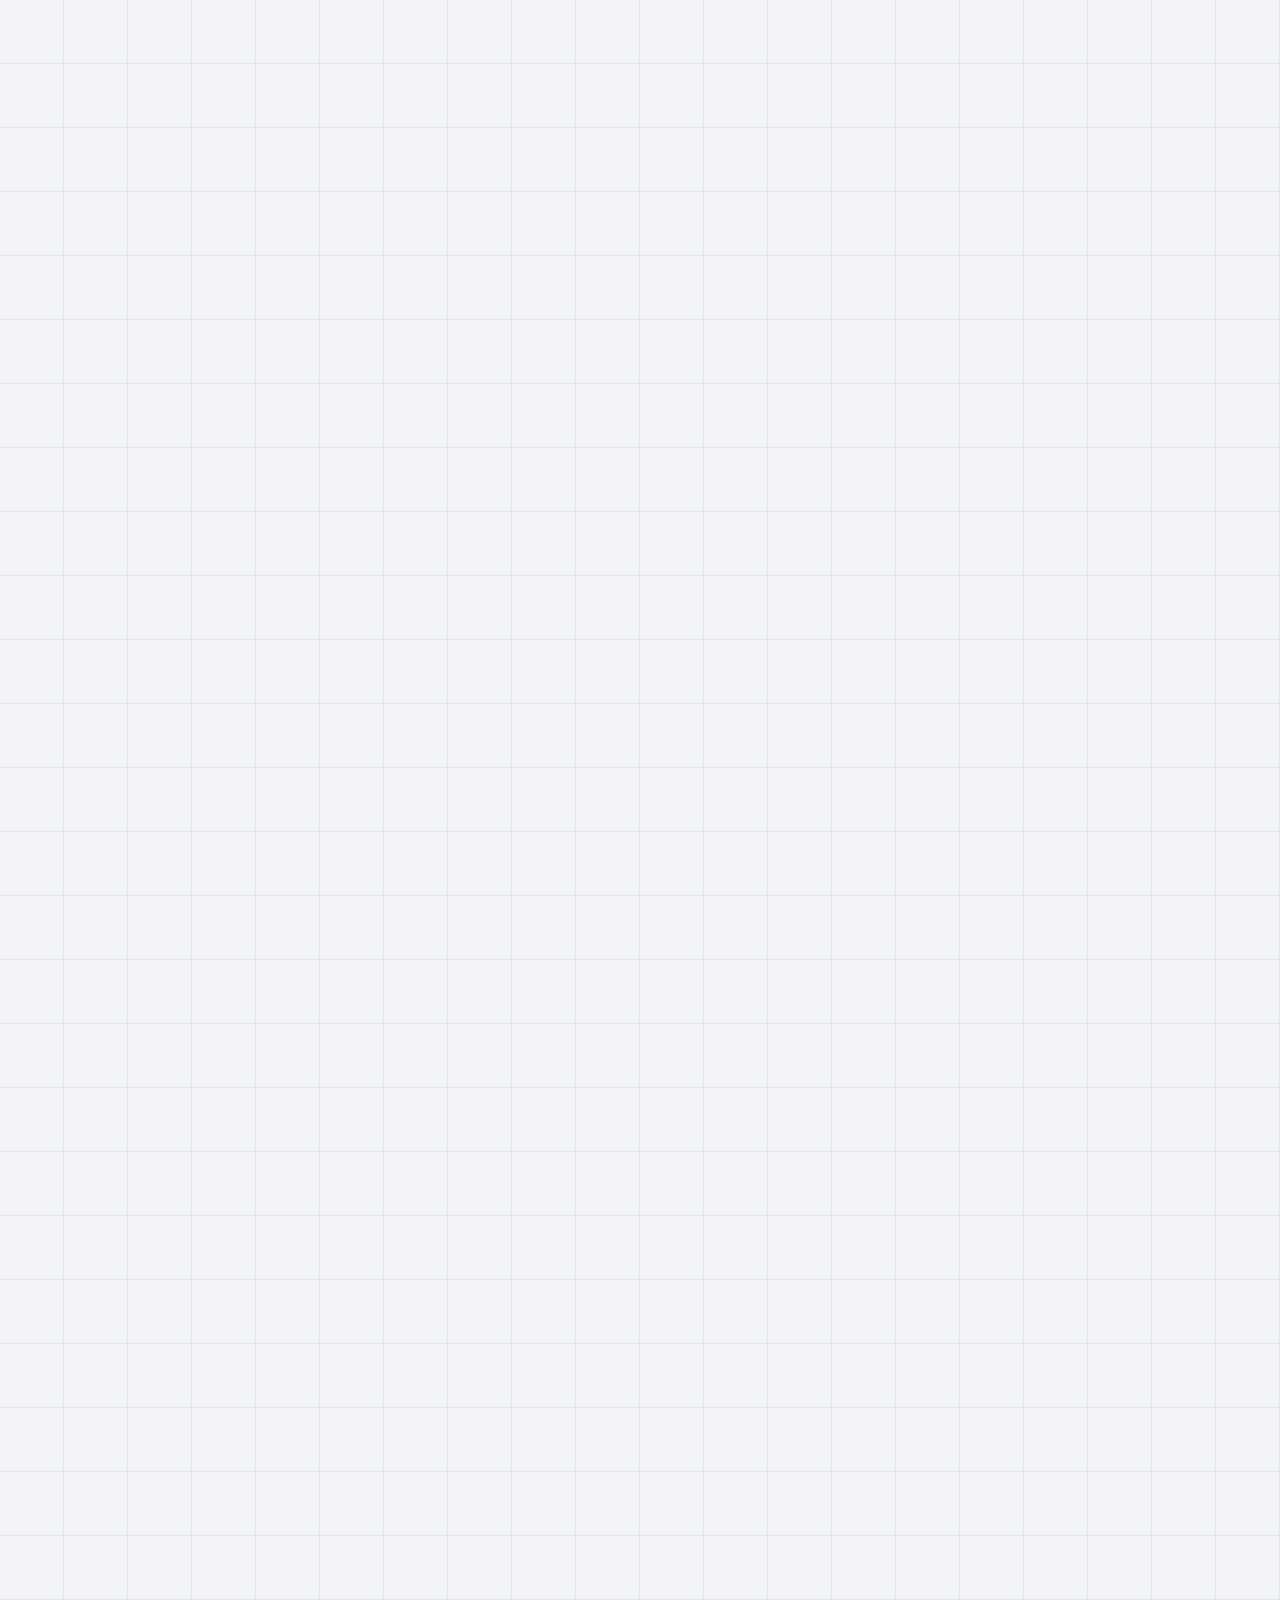
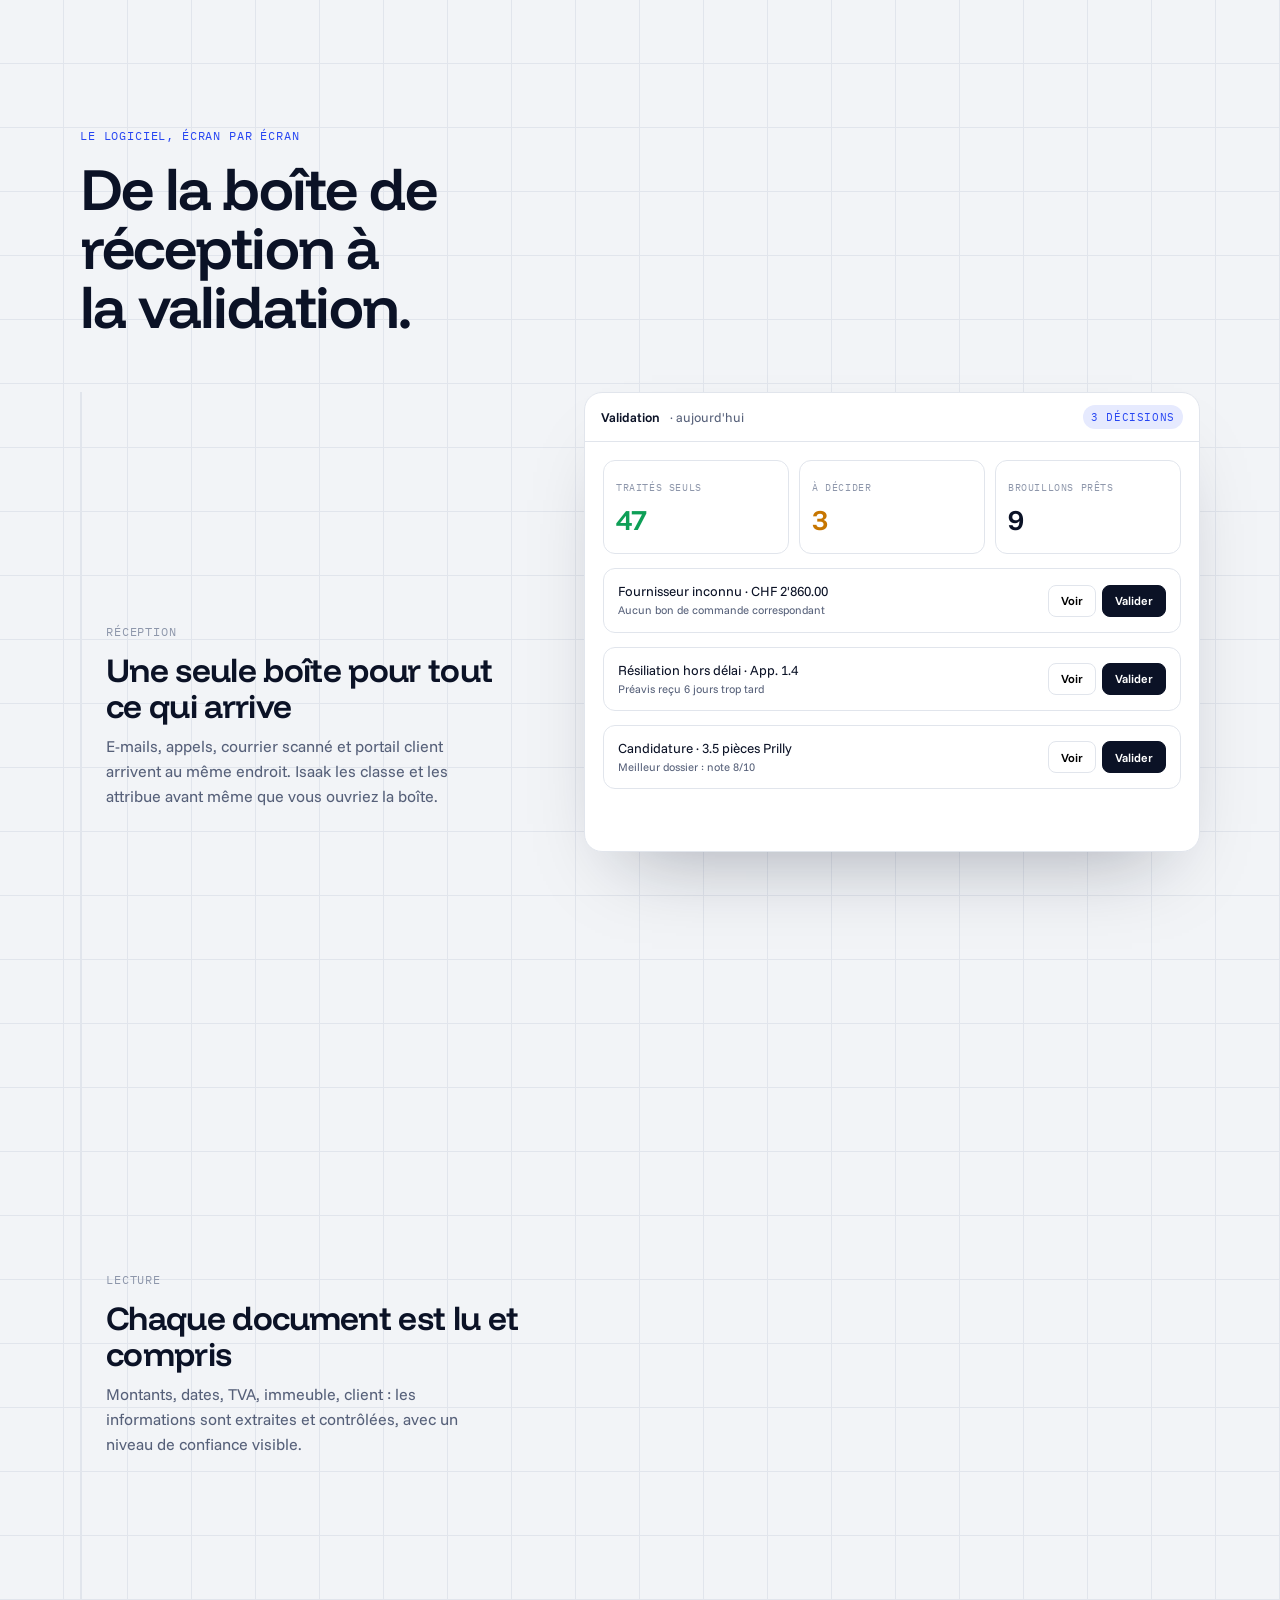
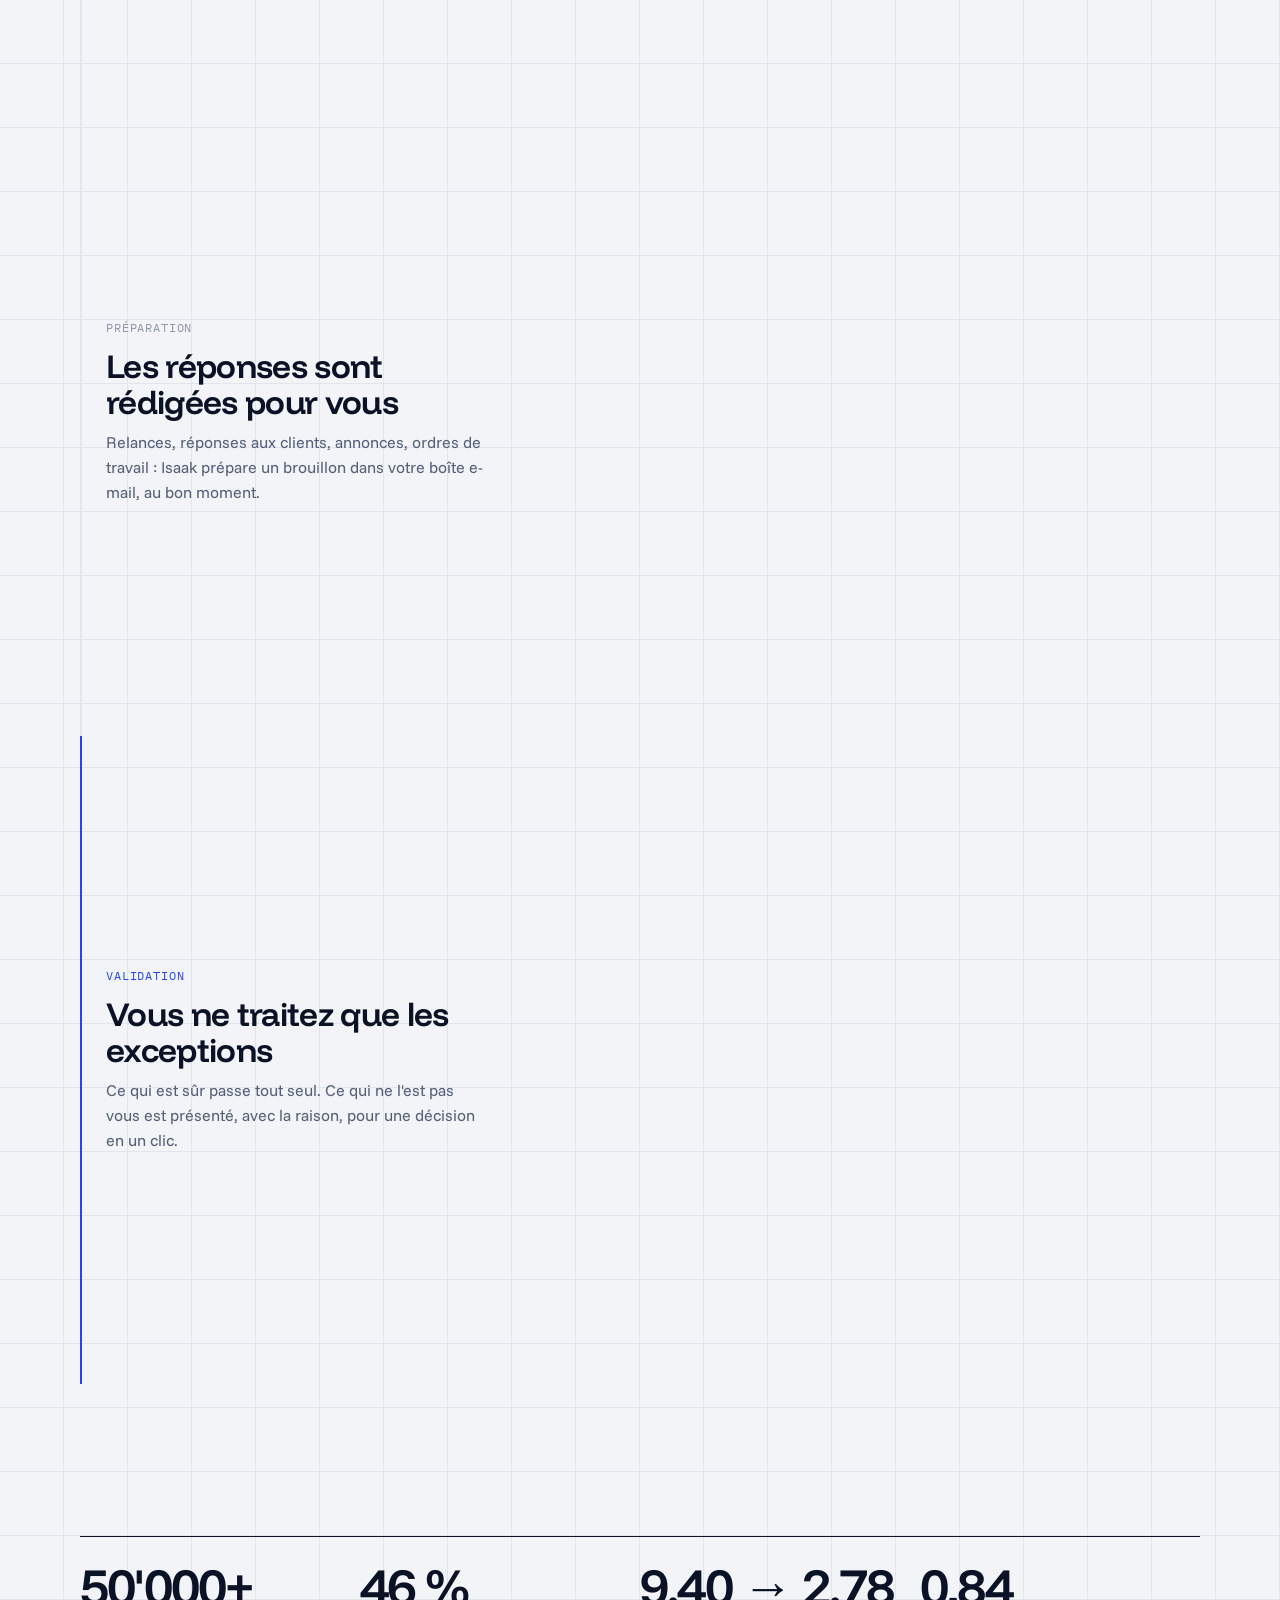
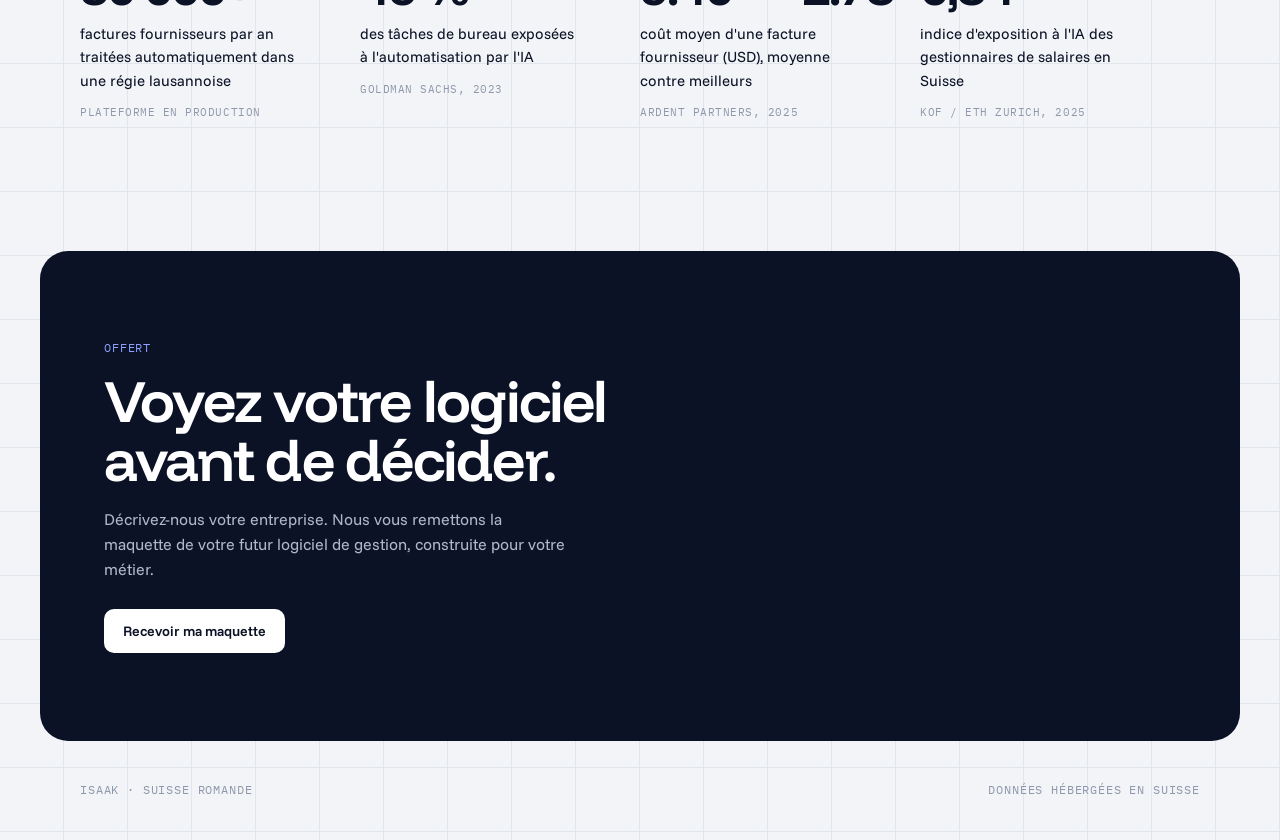
<file: maquettes/b-flux.html>
<!doctype html>
<html lang="fr">
<head>
<meta charset="utf-8">
<meta name="viewport" content="width=device-width, initial-scale=1, viewport-fit=cover">
<meta name="robots" content="noindex, nofollow">
<title>Isaak Flux</title>
<link rel="preconnect" href="https://fonts.googleapis.com">
<link rel="preconnect" href="https://fonts.gstatic.com" crossorigin>
<link rel="stylesheet" href="https://fonts.googleapis.com/css2?family=Funnel+Display:wght@300..800&family=Funnel+Sans:wght@300..800&family=IBM+Plex+Mono:wght@400;500&display=swap">
<style>
/* Layout: product storytelling — giant headline on graph paper, an ink panel where scattered documents converge into structured rows, then a sticky sequence of product screens */
:root{
  --paper:#F2F4F7; --sheet:#FFFFFF; --grid:#E1E5EC; --ink:#0B1226; --ink-2:#141D36; --ink-line:#25304D;
  --text:#0B1226; --muted:#566079; --faint:#8E97AB;
  --cobalt:#2645F2; --cobalt-soft:#E6EAFE; --ok:#0E9F57; --ok-soft:#E3F6EC; --warn:#C77600; --warn-soft:#FDF1DC;
  --display:"Funnel Display","Helvetica Neue",Arial,sans-serif;
  --body:"Funnel Sans","Helvetica Neue",Arial,sans-serif;
  --mono:"IBM Plex Mono",ui-monospace,Menlo,Consolas,monospace;
  color-scheme:light;
}
*{box-sizing:border-box}
html{-webkit-text-size-adjust:100%}
body{margin:0;background:var(--paper);color:var(--text);font-family:var(--body);font-size:16px;line-height:1.55;
  background-image:linear-gradient(var(--grid) 1px,transparent 1px),linear-gradient(90deg,var(--grid) 1px,transparent 1px);background-size:64px 64px;background-position:-1px -1px}
a{color:inherit}
.wrap{max-width:1200px;margin:0 auto;padding-inline:clamp(16px,4vw,40px)}
.mono{font-family:var(--mono);font-size:12px;letter-spacing:.07em;text-transform:uppercase}
:focus-visible{outline:2px solid var(--cobalt);outline-offset:3px;border-radius:4px}

.nav{position:sticky;top:env(safe-area-inset-top,0px);z-index:30;background:rgba(242,244,247,.82);backdrop-filter:blur(12px);-webkit-backdrop-filter:blur(12px);border-bottom:1px solid var(--grid)}
.nav .wrap{display:flex;align-items:center;justify-content:space-between;height:64px;gap:16px}
.brand{font-family:var(--display);font-weight:700;font-size:22px;letter-spacing:-.02em;text-decoration:none;display:flex;align-items:center;gap:8px}
.brand i{width:10px;height:10px;background:var(--cobalt);border-radius:2px;transform:rotate(45deg);display:inline-block}
.nav-links{display:flex;gap:28px;font-size:14px;color:var(--muted)}
.nav-links a{text-decoration:none}.nav-links a:hover{color:var(--text)}
.btn{display:inline-flex;align-items:center;justify-content:center;height:44px;padding:0 18px;border-radius:10px;font:600 14px/1 var(--body);text-decoration:none;border:1px solid transparent;cursor:pointer;white-space:nowrap}
.btn-ink{background:var(--ink);color:#fff}.btn-ink:hover{background:var(--cobalt)}
.btn-line{background:var(--sheet);border-color:var(--grid);color:var(--text)}.btn-line:hover{border-color:var(--faint)}
@media (max-width:820px){.nav-links{display:none}}

.hero{padding-block:clamp(56px,9vw,112px) 56px}
.hero .mono{color:var(--cobalt)}
h1{font-family:var(--display);font-weight:640;font-size:clamp(44px,8vw,116px);line-height:.94;letter-spacing:-.035em;margin:18px 0 0;max-width:12ch;text-wrap:balance}
h1 em{font-style:normal;color:var(--cobalt)}
.hero-foot{display:flex;flex-wrap:wrap;justify-content:space-between;align-items:flex-end;gap:24px;margin-top:32px}
.lead{max-width:52ch;font-size:clamp(16px,1.5vw,19px);color:var(--muted);margin:0}
.ctas{display:flex;gap:10px;flex-wrap:wrap}

/* converge stage */
.flux{position:relative;height:280vh}
.stage{position:sticky;top:64px;height:calc(100vh - 64px);padding:16px clamp(16px,4vw,40px) 24px;display:flex}
.panel{position:relative;flex:1;max-width:1200px;margin:0 auto;border-radius:24px;background:var(--ink);overflow:hidden;
  background-image:linear-gradient(rgba(255,255,255,.04) 1px,transparent 1px),linear-gradient(90deg,rgba(255,255,255,.04) 1px,transparent 1px);background-size:48px 48px}
.panel-copy{position:absolute;left:0;right:0;top:50%;transform:translateY(-50%);text-align:center;padding-inline:24px;pointer-events:none;transition:opacity .2s}
.panel-copy p{font-family:var(--display);color:#fff;font-weight:560;font-size:clamp(26px,3.6vw,50px);line-height:1.06;letter-spacing:-.025em;margin:0 auto;max-width:20ch;text-wrap:balance}
.panel-copy p span{color:#8FA2FF}
.chip{position:absolute;left:0;top:0;display:flex;align-items:center;gap:10px;padding:10px 12px;border-radius:10px;border:1px solid var(--ink-line);background:rgba(20,29,54,.92);color:#C9D1E6;font-family:var(--mono);font-size:11.5px;letter-spacing:.03em;white-space:nowrap;will-change:transform,opacity}
.chip b{font-weight:500;color:#fff}
.chip .k{font-size:10px;letter-spacing:.08em;color:#8FA2FF;text-transform:uppercase}
.chip svg{flex:none}
.core{position:absolute;left:50%;top:50%;width:112px;height:112px;margin:-56px 0 0 -56px;border-radius:28px;background:var(--cobalt);display:grid;place-items:center;color:#fff;font-family:var(--display);font-weight:700;font-size:22px;letter-spacing:-.02em;box-shadow:0 0 0 12px rgba(38,69,242,.18),0 0 80px rgba(38,69,242,.55);opacity:0;transform:scale(.6)}
.rows{position:absolute;right:clamp(16px,3vw,40px);top:50%;transform:translateY(-50%);width:min(440px,46%);display:grid;gap:8px}
.row{display:grid;grid-template-columns:auto minmax(0,1fr) auto;gap:12px;align-items:center;padding:12px 14px;border-radius:12px;background:#fff;color:var(--text);font-size:13.5px;opacity:0;transform:translateX(24px)}
.row .ty{font-family:var(--mono);font-size:10px;letter-spacing:.08em;text-transform:uppercase;color:var(--muted);background:var(--paper);padding:4px 7px;border-radius:6px}
.row p{margin:0;min-width:0;overflow:hidden;text-overflow:ellipsis;white-space:nowrap}
.row p small{display:block;color:var(--muted);font-size:12px}
.conf{font-family:var(--mono);font-size:11px;padding:4px 8px;border-radius:999px;background:var(--ok-soft);color:var(--ok)}
.conf.w{background:var(--warn-soft);color:var(--warn)}
@media (max-width:760px){.rows{left:16px;right:16px;width:auto;top:auto;bottom:16px;transform:none}.row:nth-child(n+4){display:none}.core{top:34%}}

/* screens sequence */
.seq{padding-block:clamp(72px,10vw,128px)}
.seq-head .mono{color:var(--cobalt)}
h2{font-family:var(--display);font-weight:620;font-size:clamp(32px,4.6vw,62px);line-height:1;letter-spacing:-.03em;margin:14px 0 0;max-width:16ch;text-wrap:balance}
.seq-grid{display:grid;grid-template-columns:minmax(0,5fr) minmax(0,7fr);gap:clamp(24px,5vw,72px);margin-top:56px}
.steps{display:grid}
.stp{min-height:72vh;display:flex;flex-direction:column;justify-content:center;border-left:2px solid var(--grid);padding-left:24px;transition:border-color .3s}
.stp.on{border-color:var(--cobalt)}
.stp .mono{color:var(--faint)}
.stp.on .mono{color:var(--cobalt)}
.stp h3{font-family:var(--display);font-size:clamp(24px,2.6vw,34px);font-weight:620;letter-spacing:-.02em;margin:10px 0 10px;line-height:1.08}
.stp p{margin:0;color:var(--muted);max-width:42ch}
.stp .inline{display:none}
.screen-col{position:relative}
.screens{position:sticky;top:calc(50vh - 230px);height:460px}
.scr{position:absolute;inset:0;border-radius:18px;background:var(--sheet);border:1px solid var(--grid);box-shadow:0 40px 80px -40px rgba(11,18,38,.35);overflow:hidden;opacity:0;transform:translateY(16px) scale(.985);transition:opacity .45s,transform .45s}
.scr.on{opacity:1;transform:none}
@media (max-width:900px){
  .seq-grid{grid-template-columns:1fr}.screen-col{display:none}
  .stp{min-height:0;padding-block:28px}.stp .inline{display:block;margin-top:20px;position:relative;height:440px}
  .stp .inline .scr{opacity:1;transform:none}
}
/* screen internals */
.s-bar{display:flex;align-items:center;gap:10px;padding:12px 16px;border-bottom:1px solid var(--grid);font-size:13px;color:var(--muted)}
.s-bar b{color:var(--text);font-weight:600}
.s-bar .pill{margin-left:auto}
.pill{font-family:var(--mono);font-size:10.5px;letter-spacing:.06em;text-transform:uppercase;padding:4px 8px;border-radius:999px;background:var(--cobalt-soft);color:var(--cobalt)}
.list{list-style:none;margin:0;padding:6px 8px}
.li{display:grid;grid-template-columns:auto minmax(0,1fr) auto;gap:12px;align-items:center;padding:11px 10px;border-radius:10px;font-size:13.5px}
.li:nth-child(2){background:var(--paper)}
.li p{margin:0;min-width:0;white-space:nowrap;overflow:hidden;text-overflow:ellipsis}
.li p small{display:block;color:var(--muted);font-size:12px}
.lbl{font-family:var(--mono);font-size:10px;letter-spacing:.06em;text-transform:uppercase;padding:4px 7px;border-radius:6px;border:1px solid var(--grid);color:var(--muted)}
.lbl.c{color:var(--cobalt);border-color:#C9D2FD}.lbl.g{color:var(--ok);border-color:#BFE8D2}.lbl.o{color:var(--warn);border-color:#F4D9A8}
.split{display:grid;grid-template-columns:1fr 1fr;height:calc(100% - 46px)}
.doc{background:var(--paper);padding:18px;border-right:1px solid var(--grid);font-size:11.5px;color:var(--muted);display:flex;flex-direction:column;gap:8px}
.doc .paper{background:#fff;border:1px solid var(--grid);border-radius:6px;padding:16px;flex:1;display:flex;flex-direction:column;gap:7px}
.doc .ln{height:7px;border-radius:4px;background:#E7EAF0}
.doc .hl{outline:2px solid var(--cobalt);outline-offset:2px;border-radius:3px;background:var(--cobalt-soft);color:var(--cobalt);padding:2px 4px;font-family:var(--mono);font-size:11px;align-self:flex-start}
.fields{padding:16px;display:grid;gap:10px;align-content:start}
.fld{display:grid;gap:4px}
.fld span{font-family:var(--mono);font-size:10px;letter-spacing:.06em;text-transform:uppercase;color:var(--faint)}
.fld div{display:flex;justify-content:space-between;align-items:center;gap:8px;border:1px solid var(--grid);border-radius:8px;padding:8px 10px;font-size:13.5px}
.mail{padding:18px;display:grid;gap:10px;font-size:13.5px}
.mail .meta{display:grid;gap:6px;color:var(--muted);border-bottom:1px solid var(--grid);padding-bottom:10px}
.mail .meta b{color:var(--text);font-weight:600}
.mail .body p{margin:0 0 10px}
.mail .note{display:flex;gap:10px;align-items:center;background:var(--cobalt-soft);color:var(--cobalt);border-radius:10px;padding:10px 12px;font-size:12.5px}
.queue{padding:18px;display:grid;gap:14px}
.kpis{display:grid;grid-template-columns:repeat(3,minmax(0,1fr));gap:10px}
.kpi{border:1px solid var(--grid);border-radius:12px;padding:12px}
.kpi span{font-family:var(--mono);font-size:10px;letter-spacing:.06em;text-transform:uppercase;color:var(--faint)}
.kpi b{display:block;font-family:var(--display);font-size:28px;font-weight:640;letter-spacing:-.02em;font-variant-numeric:tabular-nums}
.kpi.g b{color:var(--ok)}.kpi.o b{color:var(--warn)}
.chk{display:grid;grid-template-columns:minmax(0,1fr) auto;gap:10px;align-items:center;border:1px solid var(--grid);border-radius:12px;padding:12px 14px;font-size:13.5px}
.chk p{margin:0;min-width:0}
.chk p small{display:block;color:var(--muted)}
.chk .acts{display:flex;gap:6px}
.chk button{height:32px;padding:0 12px;border-radius:8px;border:1px solid var(--grid);background:#fff;font:600 12px var(--body);cursor:pointer}
.chk button.y{background:var(--ink);color:#fff;border-color:var(--ink)}

/* proof band */
.proof{padding-block:24px clamp(72px,10vw,128px)}
.facts{display:grid;grid-template-columns:repeat(4,minmax(0,1fr));border-top:1px solid var(--text)}
.fact{padding:24px 20px 0 0;min-width:0}
.fact b{display:block;font-family:var(--display);font-weight:620;font-size:clamp(34px,4vw,56px);letter-spacing:-.035em;line-height:1;font-variant-numeric:tabular-nums}
.fact p{margin:10px 0 6px;color:var(--text);font-size:15px;max-width:28ch}
.fact cite{font-style:normal;font-family:var(--mono);font-size:10.5px;letter-spacing:.05em;text-transform:uppercase;color:var(--faint)}
@media (max-width:900px){.facts{grid-template-columns:1fr 1fr;row-gap:32px}}
@media (max-width:480px){.facts{grid-template-columns:1fr}}

.final{background:var(--ink);color:#fff;border-radius:28px;margin-inline:clamp(16px,4vw,40px);padding:clamp(40px,7vw,88px) clamp(24px,5vw,72px);max-width:1200px}
@media (min-width:1280px){.final{margin-inline:auto}}
.final .mono{color:#8FA2FF}
.final h2{color:#fff;max-width:18ch}
.final p{color:#AEB7CD;max-width:52ch;margin:18px 0 28px}
.final .btn-ink{background:#fff;color:var(--ink)}.final .btn-ink:hover{background:#8FA2FF}
footer{padding-block:40px;color:var(--faint)}
footer .wrap{display:flex;justify-content:space-between;flex-wrap:wrap;gap:12px}
@media (prefers-reduced-motion:reduce){*{transition:none!important;animation:none!important}}
</style>
</head>
<body>

<header class="nav">
  <div class="wrap">
    <a class="brand" href="#top"><i></i>isaak</a>
    <nav class="nav-links" aria-label="Sections"><a href="#flux">Comment ça marche</a><a href="#ecrans">Le logiciel</a><a href="#chiffres">Les chiffres</a></nav>
    <a class="btn btn-ink" href="#maquette">Recevoir ma maquette</a>
  </div>
</header>

<main id="top">
  <section class="hero">
    <div class="wrap">
      <div class="mono">Logiciel de gestion AI-native pour PME de services</div>
      <h1>Tout ce qui entre est <em>déjà traité.</em></h1>
      <div class="hero-foot">
        <p class="lead">Appels, e-mails, factures, dossiers : Isaak construit le logiciel de gestion de votre entreprise, et l'IA trie, lit et prépare chaque élément. Vos équipes ne font plus que valider.</p>
        <div class="ctas"><a class="btn btn-ink" href="#maquette">Recevoir la maquette offerte</a><a class="btn btn-line" href="#flux">Voir comment</a></div>
      </div>
    </div>
  </section>

  <section class="flux" id="flux" aria-label="Des documents en vrac deviennent des lignes traitées">
    <div class="stage">
      <div class="panel" id="panel">
        <div class="panel-copy" id="pcopy"><p>Chaque jour, des dizaines de documents arrivent en vrac. <span>Presque tous suivent la même logique.</span></p></div>
        <div class="core" id="core">isaak</div>
        <div class="rows" id="rows">
          <div class="row"><span class="ty">Facture</span><p>Romande Énergie · CHF 1'284.60<small>Imm. Av. de Cour 12 · compte 4210</small></p><span class="conf">98 %</span></div>
          <div class="row"><span class="ty">Bail</span><p>Résiliation App. 3.2 · dans les délais<small>Annonce de relocation rédigée</small></p><span class="conf">96 %</span></div>
          <div class="row"><span class="ty">Appel</span><p>Fuite cuisine · locataire Dubois<small>Ordre de travail envoyé au sanitaire</small></p><span class="conf">94 %</span></div>
          <div class="row"><span class="ty">Dossier</span><p>Candidature · 3.5 pièces Prilly<small>Note 8/10 · extrait des poursuites OK</small></p><span class="conf">91 %</span></div>
          <div class="row"><span class="ty">Facture</span><p>Fournisseur inconnu · CHF 2'860.00<small>Mis de côté pour contrôle humain</small></p><span class="conf w">62 %</span></div>
        </div>
      </div>
    </div>
  </section>

  <section class="seq" id="ecrans">
    <div class="wrap">
      <div class="seq-head"><div class="mono">Le logiciel, écran par écran</div><h2>De la boîte de réception à la validation.</h2></div>
      <div class="seq-grid">
        <div class="steps" id="steps">
          <div class="stp on" data-s="0"><div class="mono">Réception</div><h3>Une seule boîte pour tout ce qui arrive</h3><p>E-mails, appels, courrier scanné et portail client arrivent au même endroit. Isaak les classe et les attribue avant même que vous ouvriez la boîte.</p><div class="inline"></div></div>
          <div class="stp" data-s="1"><div class="mono">Lecture</div><h3>Chaque document est lu et compris</h3><p>Montants, dates, TVA, immeuble, client : les informations sont extraites et contrôlées, avec un niveau de confiance visible.</p><div class="inline"></div></div>
          <div class="stp" data-s="2"><div class="mono">Préparation</div><h3>Les réponses sont rédigées pour vous</h3><p>Relances, réponses aux clients, annonces, ordres de travail : Isaak prépare un brouillon dans votre boîte e-mail, au bon moment.</p><div class="inline"></div></div>
          <div class="stp" data-s="3"><div class="mono">Validation</div><h3>Vous ne traitez que les exceptions</h3><p>Ce qui est sûr passe tout seul. Ce qui ne l'est pas vous est présenté, avec la raison, pour une décision en un clic.</p><div class="inline"></div></div>
        </div>
        <div class="screen-col" aria-hidden="true">
          <div class="screens" id="screens">
            <div class="scr on">
              <div class="s-bar"><b>Boîte de réception</b><span>· aujourd'hui</span><span class="pill">32 classés</span></div>
              <ul class="list">
                <li class="li"><span class="lbl c">Résiliation</span><p>M. et Mme Favre · App. 3.2<small>Attribué à la gérance · délai vérifié</small></p><span class="lbl g">Prêt</span></li>
                <li class="li"><span class="lbl">Facture</span><p>Romande Énergie · CHF 1'284.60<small>Comptabilité immeubles</small></p><span class="lbl g">Prêt</span></li>
                <li class="li"><span class="lbl c">Technique</span><p>Fuite cuisine · locataire Dubois<small>Appel transcrit · urgence moyenne</small></p><span class="lbl g">Prêt</span></li>
                <li class="li"><span class="lbl">Candidature</span><p>3.5 pièces Prilly · 4 dossiers<small>Location</small></p><span class="lbl o">À trier</span></li>
                <li class="li"><span class="lbl">Question</span><p>Décompte de charges 2025<small>Réponse type disponible</small></p><span class="lbl g">Prêt</span></li>
                <li class="li"><span class="lbl">Facture</span><p>Fournisseur inconnu · CHF 2'860.00<small>Comptabilité immeubles</small></p><span class="lbl o">À vérifier</span></li>
              </ul>
            </div>
            <div class="scr">
              <div class="s-bar"><b>Lecture</b><span>· facture_0923.pdf</span><span class="pill">Confiance 98 %</span></div>
              <div class="split">
                <div class="doc"><div class="paper"><span class="hl">Romande Énergie SA</span><div class="ln" style="width:70%"></div><div class="ln" style="width:45%"></div><span class="hl">Av. de Cour 12, 1007 Lausanne</span><div class="ln" style="width:80%"></div><div class="ln" style="width:60%"></div><div class="ln" style="width:72%"></div><span class="hl">Total CHF 1'284.60 · TVA 8,1 %</span><div class="ln" style="width:40%"></div></div></div>
                <div class="fields">
                  <div class="fld"><span>Fournisseur</span><div>Romande Énergie SA <span class="lbl g">connu</span></div></div>
                  <div class="fld"><span>Immeuble</span><div>Av. de Cour 12 <span class="lbl g">99 %</span></div></div>
                  <div class="fld"><span>Compte</span><div>4210 · Électricité communs <span class="lbl g">97 %</span></div></div>
                  <div class="fld"><span>Montant TTC</span><div>CHF 1'284.60 <span class="lbl g">QR</span></div></div>
                  <div class="fld"><span>Charges</span><div>Récupérables locataires <span class="lbl c">règle</span></div></div>
                </div>
              </div>
            </div>
            <div class="scr">
              <div class="s-bar"><b>Brouillon préparé</b><span>· Outlook</span><span class="pill">Relance J+30</span></div>
              <div class="mail">
                <div class="meta"><div>À : <b>comptabilite@client-exemple.ch</b></div><div>Objet : <b>Rappel · facture 2026-0418</b></div></div>
                <div class="body"><p>Bonjour,</p><p>Sauf erreur de notre part, la facture 2026-0418 de CHF 3'450.00 du 28 août est échue depuis 30 jours. Vous la trouverez ci-jointe avec le QR-code de paiement.</p><p>Meilleures salutations</p></div>
                <div class="note"><span class="pill">Isaak</span>Ton adapté : client fidèle, premier rappel. Rien n'est envoyé sans vous.</div>
              </div>
            </div>
            <div class="scr">
              <div class="s-bar"><b>Validation</b><span>· aujourd'hui</span><span class="pill">3 décisions</span></div>
              <div class="queue">
                <div class="kpis"><div class="kpi g"><span>Traités seuls</span><b>47</b></div><div class="kpi o"><span>À décider</span><b>3</b></div><div class="kpi"><span>Brouillons prêts</span><b>9</b></div></div>
                <div class="chk"><p>Fournisseur inconnu · CHF 2'860.00<small>Aucun bon de commande correspondant</small></p><div class="acts"><button type="button" tabindex="-1">Voir</button><button class="y" type="button" tabindex="-1">Valider</button></div></div>
                <div class="chk"><p>Résiliation hors délai · App. 1.4<small>Préavis reçu 6 jours trop tard</small></p><div class="acts"><button type="button" tabindex="-1">Voir</button><button class="y" type="button" tabindex="-1">Valider</button></div></div>
                <div class="chk"><p>Candidature · 3.5 pièces Prilly<small>Meilleur dossier : note 8/10</small></p><div class="acts"><button type="button" tabindex="-1">Voir</button><button class="y" type="button" tabindex="-1">Valider</button></div></div>
              </div>
            </div>
          </div>
        </div>
      </div>
    </div>
  </section>

  <section class="proof" id="chiffres">
    <div class="wrap">
      <div class="facts">
        <div class="fact"><b>50'000+</b><p>factures fournisseurs par an traitées automatiquement dans une régie lausannoise</p><cite>Plateforme en production</cite></div>
        <div class="fact"><b>46 %</b><p>des tâches de bureau exposées à l'automatisation par l'IA</p><cite>Goldman Sachs, 2023</cite></div>
        <div class="fact"><b>9.40 → 2.78</b><p>coût moyen d'une facture fournisseur (USD), moyenne contre meilleurs</p><cite>Ardent Partners, 2025</cite></div>
        <div class="fact"><b>0,84</b><p>indice d'exposition à l'IA des gestionnaires de salaires en Suisse</p><cite>KOF / ETH Zurich, 2025</cite></div>
      </div>
    </div>
  </section>

  <section class="final" id="maquette">
    <div class="mono">Offert</div>
    <h2>Voyez votre logiciel avant de décider.</h2>
    <p>Décrivez-nous votre entreprise. Nous vous remettons la maquette de votre futur logiciel de gestion, construite pour votre métier.</p>
    <a class="btn btn-ink" href="#maquette">Recevoir ma maquette</a>
  </section>
</main>
<footer><div class="wrap mono"><span>Isaak · Suisse romande</span><span>Données hébergées en Suisse</span></div></footer>

<script>
(function(){
  var reduce=window.matchMedia('(prefers-reduced-motion: reduce)').matches;
  var panel=document.getElementById('panel'), core=document.getElementById('core'), pcopy=document.getElementById('pcopy');
  var rows=[].slice.call(document.querySelectorAll('#rows .row'));
  var items=[
    ['PDF','facture_0923_RomandeEnergie.pdf',.03,.05],['E-mail','Résiliation bail · App. 3.2',.40,.03],
    ['Appel manqué','079 ••• •• 12 · 08:47',.97,.07],['QR-facture','CHF 1’284.60',.04,.86],
    ['Candidature','dossier_location_prilly.zip',.50,.96],['Scan','bon_de_regie_0412.jpg',.01,.34],
    ['E-mail','Question décompte de charges',.99,.38],['PDF','offre_sanitaire_v2.pdf',.02,.62],
    ['Portail','Demande intervention · cuisine',.98,.66],['Courrier','Avis de poursuite · réponse',.96,.94]
  ];
  var narrow=window.innerWidth<760;
  if(narrow)items=items.filter(function(it,i){return [0,2,3,4,5,6].indexOf(i)>-1});
  var chips=items.map(function(it){
    var c=document.createElement('div');c.className='chip';
    c.innerHTML='<svg width="14" height="14" viewBox="0 0 14 14" aria-hidden="true"><rect x="1.5" y="1.5" width="11" height="11" rx="2" fill="none" stroke="#8FA2FF"/></svg><span><span class="k">'+it[0]+'</span><br><b>'+it[1]+'</b></span>';
    panel.appendChild(c);return {el:c,fx:it[2],fy:it[3]};
  });
  var section=document.getElementById('flux');
  function clamp(v){return v<0?0:v>1?1:v}
  function ease(p){return p<.5?2*p*p:1-Math.pow(-2*p+2,2)/2}
  function layout(){
    var W=panel.clientWidth,H=panel.clientHeight,r=section.getBoundingClientRect();
    var total=section.offsetHeight-window.innerHeight; var p=reduce?1:clamp(-r.top/Math.max(total,1));
    var conv=ease(clamp(p/.55));
    var cx=W/2,cy=(W<760?H*.34:H/2);
    chips.forEach(function(c,i){
      var w=c.el.offsetWidth,h=c.el.offsetHeight;
      var sx=c.fx*(W-w),sy=c.fy*(H-h);
      var drift=Math.sin((p*6)+i)*6*(1-conv);
      var x=sx+(cx-w/2-sx)*conv, y=sy+(cy-h/2-sy)*conv+drift;
      c.el.style.transform='translate('+x.toFixed(1)+'px,'+y.toFixed(1)+'px) scale('+(1-.55*conv).toFixed(3)+')';
      c.el.style.opacity=(1-clamp((conv-.75)/.25)).toFixed(3);
    });
    pcopy.style.opacity=(1-clamp(p/.25)).toFixed(3);
    var cp=clamp((p-.35)/.2);
    core.style.opacity=cp.toFixed(3); core.style.transform='scale('+(.6+.4*cp).toFixed(3)+')';
    var move=clamp((p-.6)/.15);
    if(W>=760){core.style.left=(50-28*move)+'%'}else{core.style.left='50%'}
    rows.forEach(function(rw,i){var rp=clamp((p-.62-i*.06)/.1);rw.style.opacity=rp.toFixed(3);rw.style.transform='translateX('+(24*(1-rp)).toFixed(1)+'px)'});
  }
  var ticking=false;
  function onScroll(){if(!ticking){ticking=true;requestAnimationFrame(function(){layout();ticking=false})}}
  window.addEventListener('scroll',onScroll,{passive:true});window.addEventListener('resize',onScroll);
  layout();

  // screens sequence
  var scrs=[].slice.call(document.querySelectorAll('#screens .scr'));
  var stps=[].slice.call(document.querySelectorAll('#steps .stp'));
  stps.forEach(function(s,i){var inl=s.querySelector('.inline');var cl=scrs[i].cloneNode(true);cl.classList.add('on');inl.appendChild(cl)});
  function setOn(i){scrs.forEach(function(s,j){s.classList.toggle('on',i===j)});stps.forEach(function(s,j){s.classList.toggle('on',i===j)})}
  if('IntersectionObserver' in window){
    var io=new IntersectionObserver(function(es){es.forEach(function(e){if(e.isIntersecting)setOn(+e.target.dataset.s)})},{rootMargin:'-45% 0px -45% 0px'});
    stps.forEach(function(s){io.observe(s)});
  }
})();
</script>
</body>
</html>
</file>
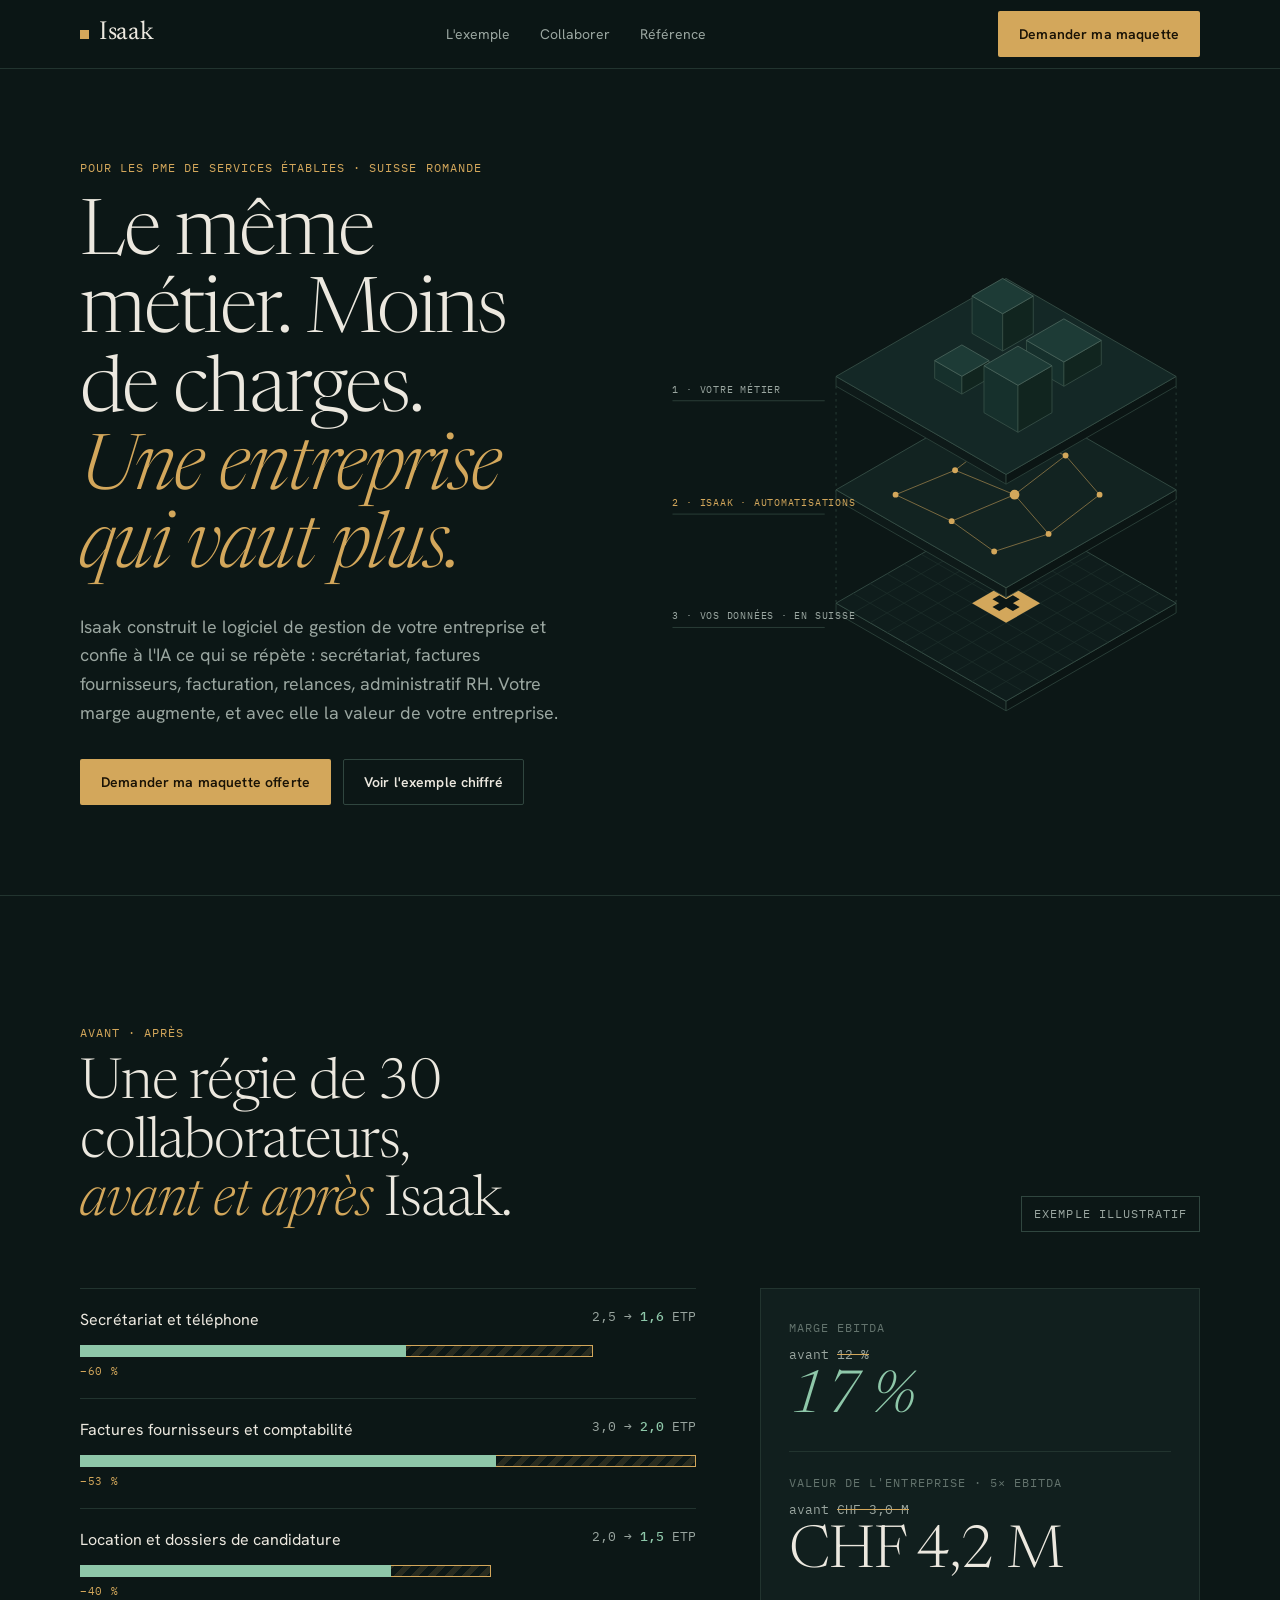
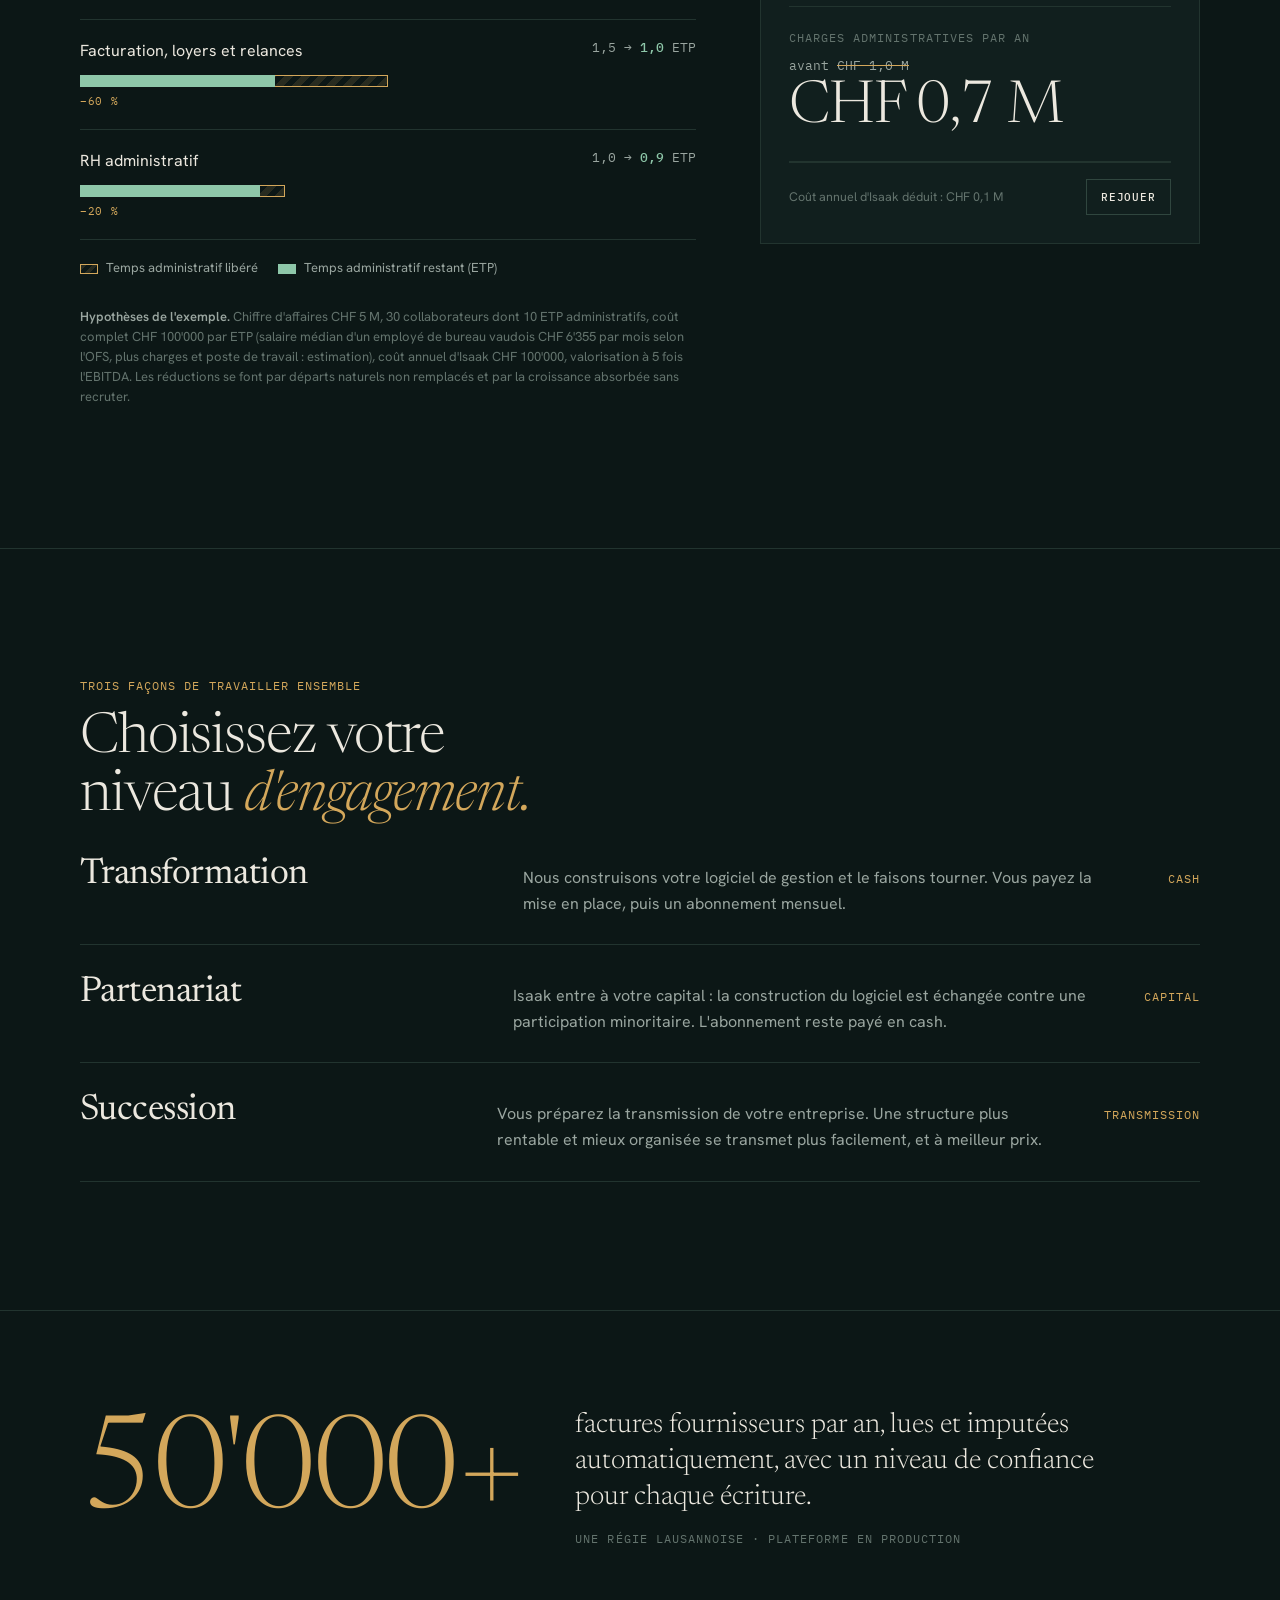
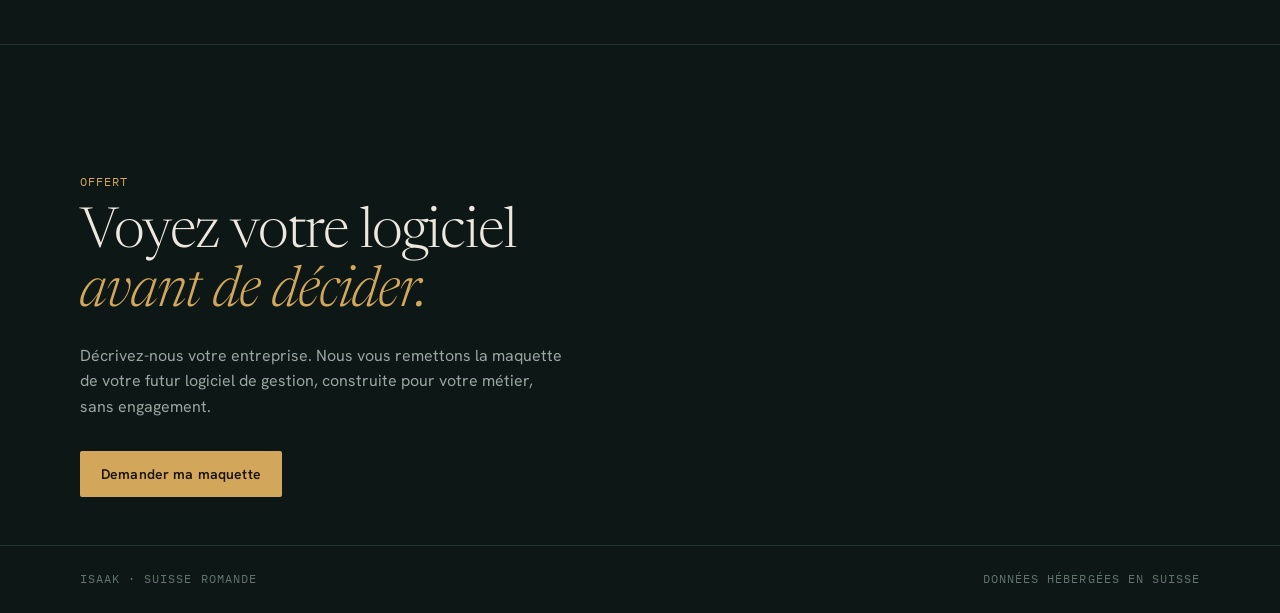
<file: maquettes/c-strates.html>
<!doctype html>
<html lang="fr">
<head>
<meta charset="utf-8">
<meta name="viewport" content="width=device-width, initial-scale=1, viewport-fit=cover">
<meta name="robots" content="noindex, nofollow">
<title>Isaak Strates</title>
<link rel="preconnect" href="https://fonts.googleapis.com">
<link rel="preconnect" href="https://fonts.gstatic.com" crossorigin>
<link rel="stylesheet" href="https://fonts.googleapis.com/css2?family=Newsreader:ital,opsz,wght@0,6..72,300..600;1,6..72,300..500&family=Hanken+Grotesk:wght@300..700&family=IBM+Plex+Mono:wght@400;500&display=swap">
<style>
/* Layout: private-bank editorial — light serif headline beside an isometric stack of the company's layers, then an animated before/after ledger */
:root{
  --ground:#0C1716; --panel:#111F1E; --panel-2:#162725; --line:#22342F; --line-2:#30463F;
  --fg:#ECE8DF; --muted:#9AA6A0; --dim:#63736D;
  --brass:#D3A75B; --brass-soft:rgba(211,167,91,.14); --sage:#8EC7A9; --sage-soft:rgba(142,199,169,.16);
  --serif:"Newsreader",Georgia,"Times New Roman",serif;
  --sans:"Hanken Grotesk","Helvetica Neue",Arial,sans-serif;
  --mono:"IBM Plex Mono",ui-monospace,Menlo,Consolas,monospace;
  color-scheme:dark;
}
*{box-sizing:border-box}
html{-webkit-text-size-adjust:100%}
body{margin:0;background:var(--ground);color:var(--fg);font-family:var(--sans);font-size:16px;line-height:1.6}
a{color:inherit}
.wrap{max-width:1200px;margin:0 auto;padding-inline:clamp(16px,4vw,40px)}
.mono{font-family:var(--mono);font-size:11.5px;letter-spacing:.09em;text-transform:uppercase}
:focus-visible{outline:2px solid var(--brass);outline-offset:3px;border-radius:4px}

.nav{position:sticky;top:env(safe-area-inset-top,0px);z-index:20;background:rgba(12,23,22,.8);backdrop-filter:blur(12px);-webkit-backdrop-filter:blur(12px);border-bottom:1px solid var(--line)}
.nav .wrap{display:flex;align-items:center;justify-content:space-between;gap:16px;height:68px}
.brand{font-family:var(--serif);font-size:26px;font-weight:400;letter-spacing:-.01em;text-decoration:none;display:flex;align-items:center;gap:10px}
.brand i{width:9px;height:9px;background:var(--brass);display:inline-block}
.nav-links{display:flex;gap:30px;font-size:14px;color:var(--muted)}
.nav-links a{text-decoration:none}.nav-links a:hover{color:var(--fg)}
.btn{display:inline-flex;align-items:center;justify-content:center;height:46px;padding:0 20px;border-radius:2px;font:600 14px/1 var(--sans);text-decoration:none;border:1px solid transparent;cursor:pointer;white-space:nowrap;letter-spacing:.01em}
.btn-brass{background:var(--brass);color:#1A1306}.btn-brass:hover{background:#E2BC78}
.btn-line{border-color:var(--line-2);color:var(--fg)}.btn-line:hover{border-color:var(--muted)}
@media (max-width:820px){.nav-links{display:none}}

.hero{padding-block:clamp(48px,7vw,96px)}
.hero-grid{display:grid;grid-template-columns:minmax(0,6fr) minmax(0,6fr);gap:clamp(24px,4vw,56px);align-items:center}
@media (max-width:900px){.hero-grid{grid-template-columns:1fr}}
.eyebrow{color:var(--brass)}
h1{font-family:var(--serif);font-weight:300;font-size:clamp(42px,6vw,84px);line-height:1.02;letter-spacing:-.025em;margin:20px 0 0;text-wrap:balance}
h1 em{font-style:italic;color:var(--brass);font-weight:300}
.lead{max-width:50ch;color:var(--muted);font-size:clamp(16px,1.4vw,18px);margin:24px 0 0}
.ctas{display:flex;flex-wrap:wrap;gap:12px;margin-top:32px}
.stack svg{display:block;width:100%;height:auto;overflow:visible}
.stack .lbl{font-family:var(--mono);font-size:12px;letter-spacing:.08em;fill:var(--muted)}
.stack .lbl.b{fill:var(--brass)}
.legend-m{display:none;list-style:none;margin:8px 0 0;padding:0;font-family:var(--mono);font-size:11.5px;letter-spacing:.06em;text-transform:uppercase;color:var(--muted)}
.legend-m li{padding:8px 0;border-top:1px solid var(--line)}
.legend-m li b{color:var(--brass);font-weight:500;margin-right:8px}
@media (max-width:560px){.stack .lbl,.stack .lead-ln{display:none}.legend-m{display:block}}
.plate{animation:float 7s ease-in-out infinite}
.plate.p2{animation-delay:-2.3s}.plate.p3{animation-delay:-4.6s}
@keyframes float{50%{transform:translateY(-6px)}}
.node{animation:blink 2.8s ease-in-out infinite}
@keyframes blink{50%{opacity:.35}}

/* ledger */
.ledger{padding-block:clamp(72px,10vw,128px);border-top:1px solid var(--line)}
.sec-head{display:flex;flex-wrap:wrap;justify-content:space-between;align-items:flex-end;gap:20px}
h2{font-family:var(--serif);font-weight:300;font-size:clamp(32px,4.4vw,58px);line-height:1.04;letter-spacing:-.02em;margin:14px 0 0;max-width:18ch;text-wrap:balance}
h2 em{font-style:italic;color:var(--brass)}
.tag-ill{border:1px solid var(--line-2);padding:8px 12px;color:var(--muted)}
.led-grid{display:grid;grid-template-columns:minmax(0,7fr) minmax(0,5fr);gap:clamp(28px,5vw,64px);margin-top:56px;align-items:start}
@media (max-width:900px){.led-grid{grid-template-columns:1fr}}
.fn{display:grid;grid-template-columns:minmax(0,1fr) auto;gap:6px 16px;padding:18px 0;border-bottom:1px solid var(--line)}
.fn:first-child{border-top:1px solid var(--line)}
.fn .name{font-size:16px}
.fn .nums{font-family:var(--mono);font-size:13px;color:var(--muted);font-variant-numeric:tabular-nums;text-align:right}
.fn .nums b{color:var(--sage);font-weight:500}
.track{grid-column:1/-1;position:relative;height:12px;margin-top:6px}
.track .before{position:absolute;left:0;top:0;bottom:0;border:1px solid var(--brass);background:repeating-linear-gradient(135deg,var(--brass-soft) 0 6px,transparent 6px 12px)}
.track .after{position:absolute;left:0;top:0;bottom:0;background:var(--sage)}
.fn .cut{grid-column:1/-1;font-family:var(--mono);font-size:11px;letter-spacing:.06em;color:var(--brass)}
.key{display:flex;flex-wrap:wrap;gap:20px;margin-top:18px;font-size:13px;color:var(--muted)}
.key i{display:inline-block;width:18px;height:10px;margin-right:8px;vertical-align:middle}
.key .k1 i{border:1px solid var(--brass);background:repeating-linear-gradient(135deg,var(--brass-soft) 0 4px,transparent 4px 8px)}
.key .k2 i{background:var(--sage)}
.sum{border:1px solid var(--line);background:var(--panel);padding:8px 28px}
.big{padding:22px 0;border-bottom:1px solid var(--line)}
.big:last-of-type{border-bottom:0}
.big .mono{color:var(--dim)}
.big .was{font-family:var(--mono);font-size:13px;color:var(--muted);margin-top:8px;font-variant-numeric:tabular-nums}
.big .was s{text-decoration-color:var(--brass)}
.big .now{font-family:var(--serif);font-weight:300;font-size:clamp(40px,4.6vw,60px);line-height:1;letter-spacing:-.02em;color:var(--fg);font-variant-numeric:tabular-nums;margin-top:4px}
.big .now em{font-style:italic;color:var(--sage)}
.sum-foot{display:flex;justify-content:space-between;align-items:center;gap:12px;padding:16px 0 20px;border-top:1px solid var(--line)}
.sum-foot span{color:var(--dim);font-size:12.5px}
.replay{background:none;border:1px solid var(--line-2);color:var(--fg);height:36px;padding:0 14px;font:500 11px var(--mono);letter-spacing:.08em;text-transform:uppercase;cursor:pointer}
.replay:hover{border-color:var(--brass);color:var(--brass)}
.hyp{margin-top:28px;color:var(--dim);font-size:13px;max-width:90ch;line-height:1.55}
.hyp b{color:var(--muted);font-weight:600}

/* ways */
.ways{padding-block:clamp(72px,10vw,128px);border-top:1px solid var(--line)}
.way{display:grid;grid-template-columns:minmax(0,4fr) minmax(0,6fr) auto;gap:clamp(16px,3vw,40px);padding:28px 0;border-bottom:1px solid var(--line);align-items:baseline}
.way:first-of-type{border-top:1px solid var(--line);margin-top:48px}
.way h3{font-family:var(--serif);font-weight:400;font-size:clamp(26px,2.8vw,36px);margin:0;letter-spacing:-.015em;line-height:1.1}
.way p{margin:0;color:var(--muted)}
.way .mono{color:var(--brass)}
@media (max-width:760px){.way{grid-template-columns:1fr;gap:8px}}

.proof{padding-block:clamp(56px,8vw,96px);border-top:1px solid var(--line)}
.proof-grid{display:grid;grid-template-columns:auto minmax(0,1fr);gap:clamp(20px,4vw,56px);align-items:center}
.proof .num{font-family:var(--serif);font-weight:300;font-size:clamp(64px,10vw,140px);line-height:.9;letter-spacing:-.04em;color:var(--brass)}
.proof p{margin:0;font-family:var(--serif);font-size:clamp(20px,2.2vw,28px);line-height:1.3;font-weight:300;max-width:34ch}
.proof .mono{color:var(--dim);margin-top:14px;display:block}
@media (max-width:640px){.proof-grid{grid-template-columns:1fr}}

.final{padding-block:clamp(72px,10vw,128px) 48px;border-top:1px solid var(--line);text-align:left}
.final h2{max-width:20ch}
.final p{color:var(--muted);max-width:54ch;margin:20px 0 32px}
footer{border-top:1px solid var(--line);padding-block:24px;color:var(--dim)}
footer .wrap{display:flex;flex-wrap:wrap;justify-content:space-between;gap:12px}
@media (prefers-reduced-motion:reduce){*{animation:none!important;transition:none!important}}
</style>
</head>
<body>

<header class="nav">
  <div class="wrap">
    <a class="brand" href="#top"><i></i>Isaak</a>
    <nav class="nav-links" aria-label="Sections"><a href="#exemple">L'exemple</a><a href="#collaborer">Collaborer</a><a href="#preuve">Référence</a></nav>
    <a class="btn btn-brass" href="#maquette">Demander ma maquette</a>
  </div>
</header>

<main id="top">
  <section class="hero">
    <div class="wrap hero-grid">
      <div>
        <div class="eyebrow mono">Pour les PME de services établies · Suisse romande</div>
        <h1>Le même métier. Moins de charges. <em>Une entreprise qui vaut plus.</em></h1>
        <p class="lead">Isaak construit le logiciel de gestion de votre entreprise et confie à l'IA ce qui se répète : secrétariat, factures fournisseurs, facturation, relances, administratif RH. Votre marge augmente, et avec elle la valeur de votre entreprise.</p>
        <div class="ctas"><a class="btn btn-brass" href="#maquette">Demander ma maquette offerte</a><a class="btn btn-line" href="#exemple">Voir l'exemple chiffré</a></div>
      </div>
      <div class="stack">
        <svg id="stack" viewBox="0 0 660 560" role="img" aria-label="Trois couches superposées : votre métier, les automatisations Isaak, vos données hébergées en Suisse."></svg>
        <ul class="legend-m"><li><b>1</b>Votre métier</li><li><b>2</b>Isaak · automatisations</li><li><b>3</b>Vos données · hébergées en Suisse</li></ul>
      </div>
    </div>
  </section>

  <section class="ledger" id="exemple">
    <div class="wrap">
      <div class="sec-head">
        <div><div class="eyebrow mono">Avant · après</div><h2>Une régie de 30 collaborateurs, <em>avant et après</em> Isaak.</h2></div>
        <div class="tag-ill mono">Exemple illustratif</div>
      </div>
      <div class="led-grid">
        <div>
          <div id="fns"></div>
          <div class="key"><span class="k1"><i></i>Temps administratif libéré</span><span class="k2"><i></i>Temps administratif restant (ETP)</span></div>
        </div>
        <div class="sum">
          <div class="big"><div class="mono">Marge EBITDA</div><div class="was">avant <s>12 %</s></div><div class="now"><em id="v-margin">20 %</em></div></div>
          <div class="big"><div class="mono">Valeur de l'entreprise · 5× EBITDA</div><div class="was">avant <s>CHF 3,0 M</s></div><div class="now">CHF <span id="v-value">5,0</span> M</div></div>
          <div class="big"><div class="mono">Charges administratives par an</div><div class="was">avant <s>CHF 1,0 M</s></div><div class="now">CHF <span id="v-cost">0,5</span> M</div></div>
          <div class="sum-foot"><span>Coût annuel d'Isaak déduit : CHF 0,1 M</span><button class="replay" id="replay" type="button">Rejouer</button></div>
        </div>
      </div>
      <p class="hyp"><b>Hypothèses de l'exemple.</b> Chiffre d'affaires CHF 5 M, 30 collaborateurs dont 10 ETP administratifs, coût complet CHF 100'000 par ETP (salaire médian d'un employé de bureau vaudois CHF 6'355 par mois selon l'OFS, plus charges et poste de travail : estimation), coût annuel d'Isaak CHF 100'000, valorisation à 5 fois l'EBITDA. Les réductions se font par départs naturels non remplacés et par la croissance absorbée sans recruter.</p>
    </div>
  </section>

  <section class="ways" id="collaborer">
    <div class="wrap">
      <div class="eyebrow mono">Trois façons de travailler ensemble</div>
      <h2>Choisissez votre niveau <em>d'engagement.</em></h2>
      <div class="way"><h3>Transformation</h3><p>Nous construisons votre logiciel de gestion et le faisons tourner. Vous payez la mise en place, puis un abonnement mensuel.</p><span class="mono">Cash</span></div>
      <div class="way"><h3>Partenariat</h3><p>Isaak entre à votre capital : la construction du logiciel est échangée contre une participation minoritaire. L'abonnement reste payé en cash.</p><span class="mono">Capital</span></div>
      <div class="way"><h3>Succession</h3><p>Vous préparez la transmission de votre entreprise. Une structure plus rentable et mieux organisée se transmet plus facilement, et à meilleur prix.</p><span class="mono">Transmission</span></div>
    </div>
  </section>

  <section class="proof" id="preuve">
    <div class="wrap proof-grid">
      <div class="num">50'000+</div>
      <div><p>factures fournisseurs par an, lues et imputées automatiquement, avec un niveau de confiance pour chaque écriture.</p><span class="mono">Une régie lausannoise · plateforme en production</span></div>
    </div>
  </section>

  <section class="final" id="maquette">
    <div class="wrap">
      <div class="eyebrow mono">Offert</div>
      <h2>Voyez votre logiciel <em>avant de décider.</em></h2>
      <p>Décrivez-nous votre entreprise. Nous vous remettons la maquette de votre futur logiciel de gestion, construite pour votre métier, sans engagement.</p>
      <a class="btn btn-brass" href="#maquette">Demander ma maquette</a>
    </div>
  </section>
</main>
<footer><div class="wrap mono"><span>Isaak · Suisse romande</span><span>Données hébergées en Suisse</span></div></footer>

<script>
(function(){
  var reduce=window.matchMedia('(prefers-reduced-motion: reduce)').matches;
  var NS='http://www.w3.org/2000/svg', svg=document.getElementById('stack');
  function el(t,a,p){var e=document.createElementNS(NS,t);for(var k in a)e.setAttribute(k,a[k]);(p||svg).appendChild(e);return e}
  var CX=420,A=210,B=121,D=12;
  function P(cy,u,v){return [CX+(u-v)*A, cy-B+(u+v)*B]}
  function poly(cy,pts){return pts.map(function(q){var p=P(cy,q[0],q[1]);return p[0].toFixed(1)+','+p[1].toFixed(1)}).join(' ')}
  function plate(cy,cls,fill){
    var g=el('g',{'class':'plate '+cls});
    el('polygon',{points:[[CX-A,cy],[CX,cy+B],[CX,cy+B+D],[CX-A,cy+D]].map(function(p){return p.join(',')}).join(' '),fill:'#0E1A19',stroke:'#30463F'},g);
    el('polygon',{points:[[CX,cy+B],[CX+A,cy],[CX+A,cy+D],[CX,cy+B+D]].map(function(p){return p.join(',')}).join(' '),fill:'#0B1514',stroke:'#30463F'},g);
    el('polygon',{points:poly(cy,[[0,0],[1,0],[1,1],[0,1]]),fill:fill,stroke:'#3A5249'},g);
    return g;
  }
  function box(g,cy,u,v,s,h){
    var t=[[u,v],[u+s,v],[u+s,v+s],[u,v+s]].map(function(q){var p=P(cy,q[0],q[1]);return [p[0],p[1]-h]});
    var b=[[u+s,v],[u+s,v+s],[u,v+s]].map(function(q){return P(cy,q[0],q[1])});
    el('polygon',{points:[t[3],t[2],b[1],b[2]].map(function(p){return p.join(',')}).join(' '),fill:'#16302C',stroke:'#3A5249'},g);
    el('polygon',{points:[t[2],t[1],b[0],b[1]].map(function(p){return p.join(',')}).join(' '),fill:'#11251F',stroke:'#3A5249'},g);
    el('polygon',{points:t.map(function(p){return p.join(',')}).join(' '),fill:'#1D3B36',stroke:'#4C665D'},g);
  }
  var Y=[150,290,430];
  // connectors
  [[CX-A,0],[CX+A,0],[CX,B]].forEach(function(o){el('line',{x1:o[0],y1:Y[0]+o[1]+D,x2:o[0],y2:Y[2]+o[1],stroke:'#30463F','stroke-dasharray':'3 5'})});
  // bottom: data in Switzerland
  var g3=plate(Y[2],'p3','#0F1D1C');
  for(var i=1;i<10;i++){el('polyline',{points:poly(Y[2],[[i/10,0],[i/10,1]]),stroke:'#1C2D2A',fill:'none'},g3);el('polyline',{points:poly(Y[2],[[0,i/10],[1,i/10]]),stroke:'#1C2D2A',fill:'none'},g3)}
  el('polygon',{points:poly(Y[2],[[.4,.4],[.6,.4],[.6,.6],[.4,.6]]),fill:'#D3A75B'},g3);
  el('polygon',{points:poly(Y[2],[[.44,.48],[.56,.48],[.56,.52],[.44,.52]]),fill:'#0C1716'},g3);
  el('polygon',{points:poly(Y[2],[[.48,.44],[.52,.44],[.52,.56],[.48,.56]]),fill:'#0C1716'},g3);
  // middle: Isaak automations
  var g2=plate(Y[1],'p2','#122321');
  var nodes=[[.2,.2],[.5,.15],[.8,.25],[.25,.55],[.55,.5],[.85,.6],[.2,.85],[.5,.82],[.78,.85]];
  var links=[[0,1],[1,2],[0,3],[1,4],[2,5],[3,4],[4,5],[3,6],[4,7],[5,8],[6,7],[7,8]];
  links.forEach(function(l){var a=P(Y[1],nodes[l[0]][0],nodes[l[0]][1]),b=P(Y[1],nodes[l[1]][0],nodes[l[1]][1]);el('line',{x1:a[0],y1:a[1],x2:b[0],y2:b[1],stroke:'#D3A75B','stroke-opacity':.55,'stroke-width':1.2},g2)});
  nodes.forEach(function(n,i){var p=P(Y[1],n[0],n[1]);var c=el('circle',{cx:p[0],cy:p[1],r:i===4?6:3.6,fill:'#D3A75B','class':i%3===0?'node':''},g2);if(i%3===0)c.style.animationDelay=(-i*.4)+'s'});
  // top: your business
  var g1=plate(Y[0],'p1','#142826');
  box(g1,Y[0],.18,.2,.18,46);box(g1,Y[0],.5,.16,.22,30);box(g1,Y[0],.3,.56,.16,22);box(g1,Y[0],.62,.55,.2,58);
  // labels
  var L=[[Y[0],'1 · VOTRE MÉTIER',''],[Y[1],'2 · ISAAK · AUTOMATISATIONS','b'],[Y[2],'3 · VOS DONNÉES · EN SUISSE','']];
  L.forEach(function(l){el('line',{x1:8,y1:l[0]+30,x2:CX-A-14,y2:l[0]+30,stroke:'#30463F','class':'lead-ln'});var t=el('text',{x:8,y:l[0]+20,'class':'lbl '+l[2]});t.textContent=l[1]});

  // ledger
  var F=[['Secrétariat et téléphone',2.5,1.0],['Factures fournisseurs et comptabilité',3.0,1.4],['Location et dossiers de candidature',2.0,1.2],['Facturation, loyers et relances',1.5,0.6],['RH administratif',1.0,0.8]];
  var MAX=3.0, fns=document.getElementById('fns');
  function fr(n){return n.toFixed(1).replace('.',',')}
  var rows=F.map(function(f){
    var d=document.createElement('div');d.className='fn';
    d.innerHTML='<div class="name">'+f[0]+'</div><div class="nums">'+fr(f[1])+' → <b class="a">'+fr(f[2])+'</b> ETP</div><div class="track"><div class="before" style="width:'+(f[1]/MAX*100)+'%"></div><div class="after" style="width:'+(f[2]/MAX*100)+'%"></div></div><div class="cut">−'+Math.round((1-f[2]/f[1])*100)+' %</div>';
    fns.appendChild(d);return {f:f,after:d.querySelector('.after'),num:d.querySelector('b.a')};
  });
  var vm=document.getElementById('v-margin'),vv=document.getElementById('v-value'),vc=document.getElementById('v-cost');
  function set(p){
    rows.forEach(function(r){var v=r.f[1]+(r.f[2]-r.f[1])*p;r.after.style.width=(v/MAX*100)+'%';r.num.textContent=fr(v)});
    var cost=1.0-0.5*p, ebitda=0.6+0.4*p;
    vc.textContent=fr(cost);vv.textContent=fr(ebitda*5);vm.textContent=Math.round(ebitda/5*100)+' %';
  }
  function play(){
    if(reduce){set(1);return}
    var s=null,DUR=2600;
    function st(ts){if(!s)s=ts;var p=Math.min(1,(ts-s)/DUR);var e=1-Math.pow(1-p,3);set(e);if(p<1)requestAnimationFrame(st)}
    set(0);requestAnimationFrame(st);
  }
  set(1);
  document.getElementById('replay').addEventListener('click',play);
  if('IntersectionObserver' in window){var done=false;new IntersectionObserver(function(es){es.forEach(function(e){if(e.isIntersecting&&!done){done=true;play()}})},{threshold:.3}).observe(fns)}
})();
</script>
</body>
</html>
</file>
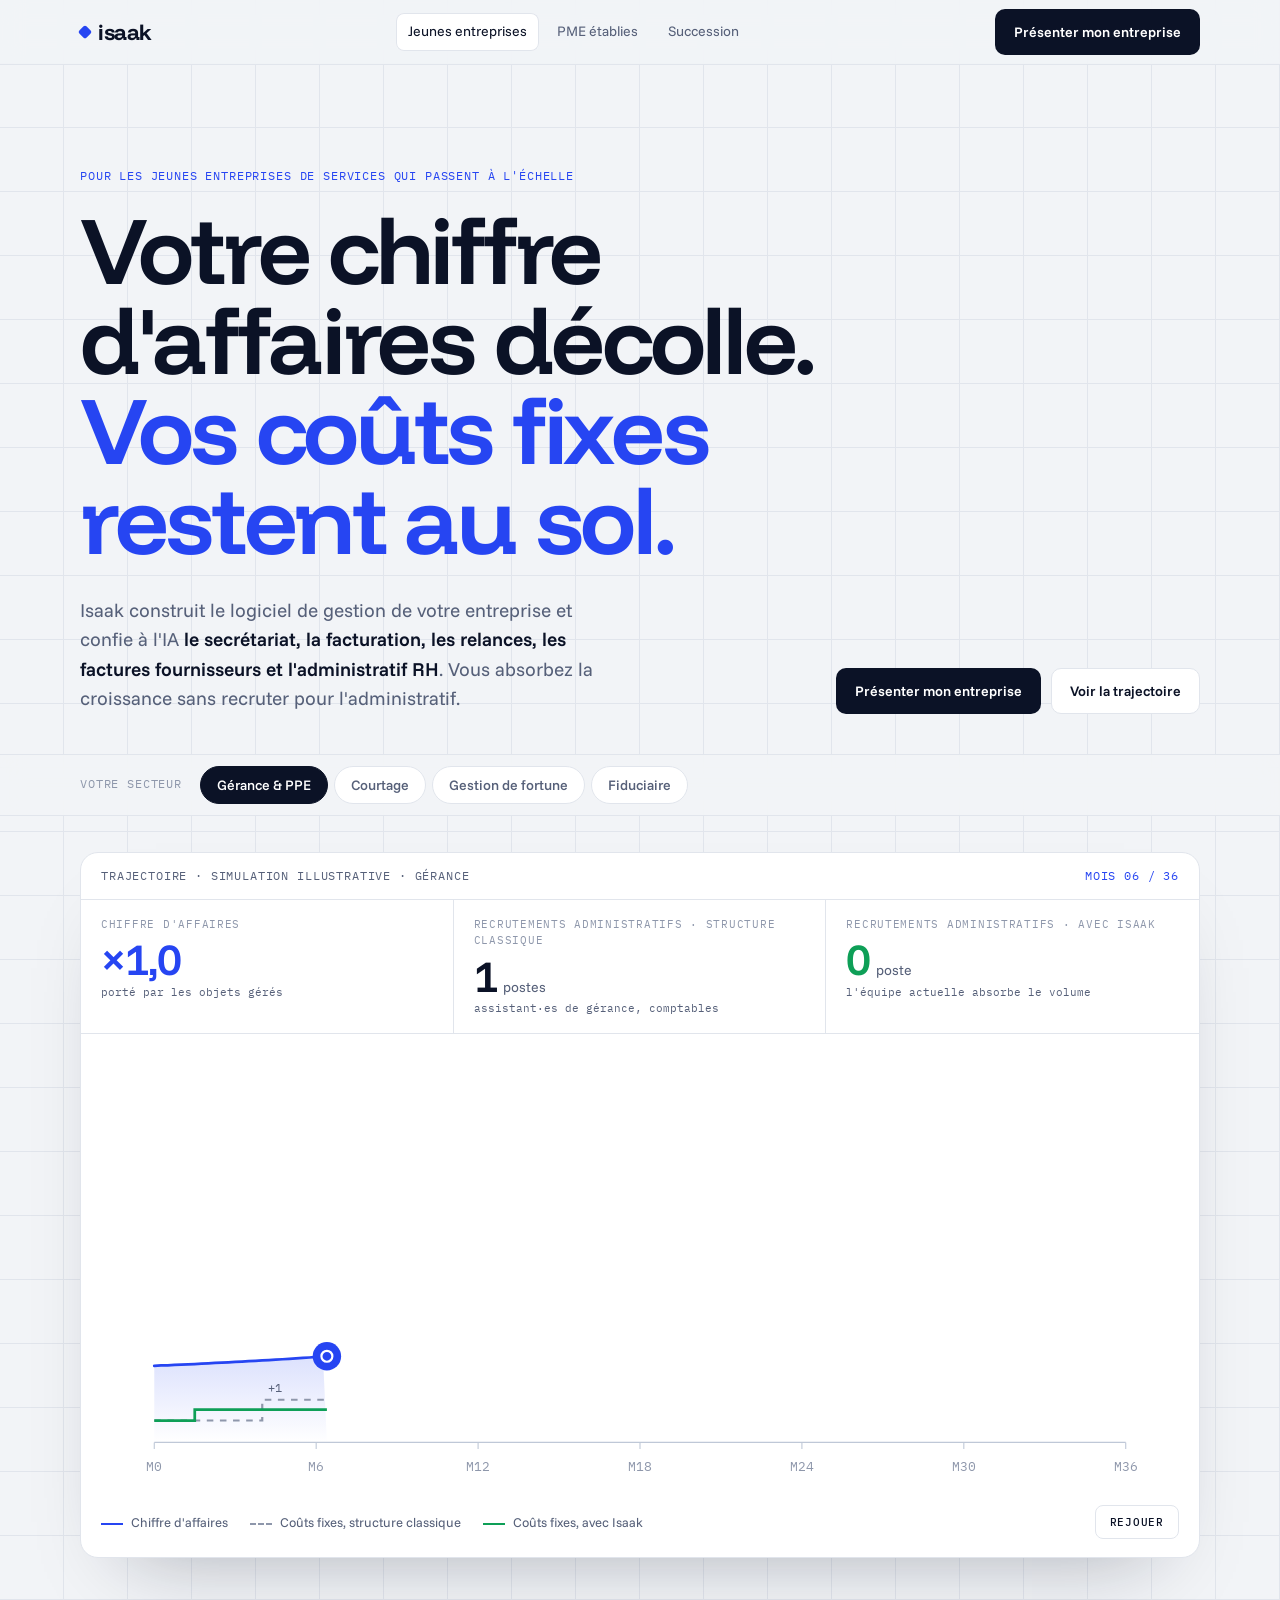
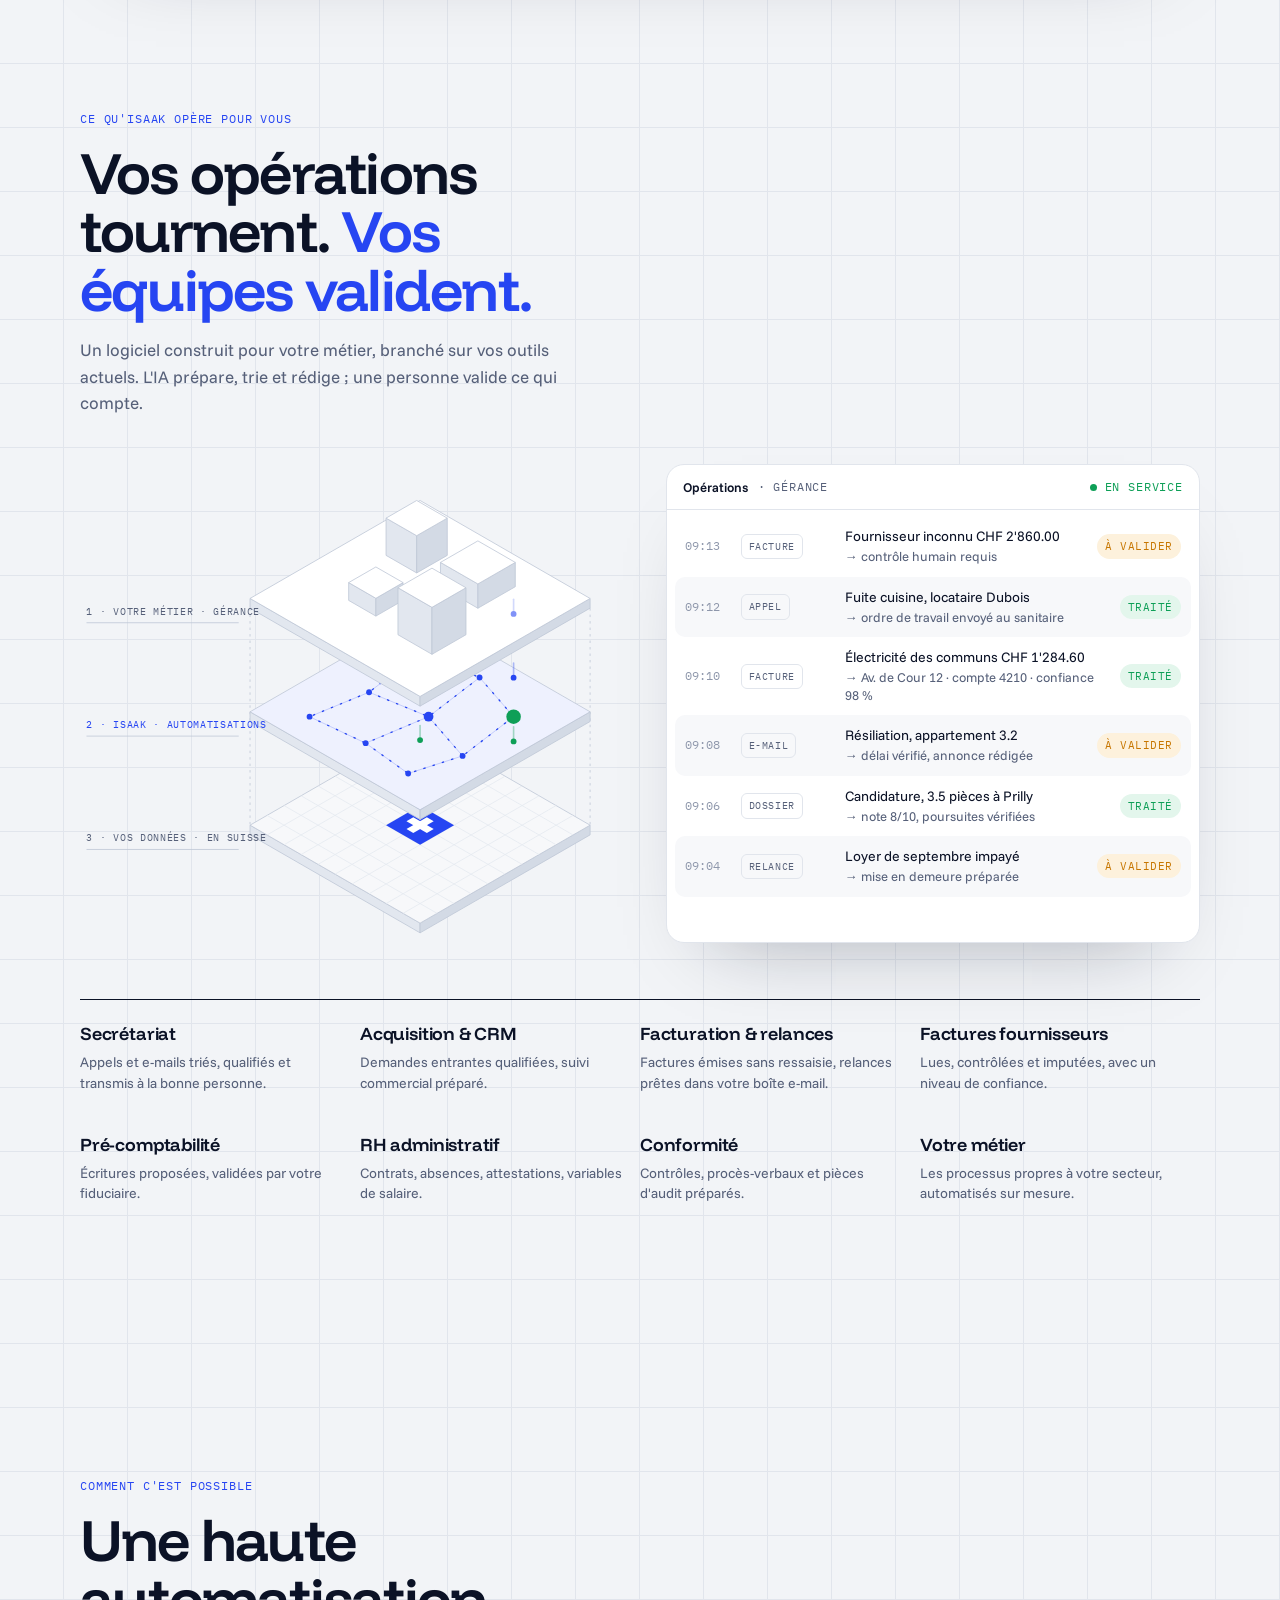
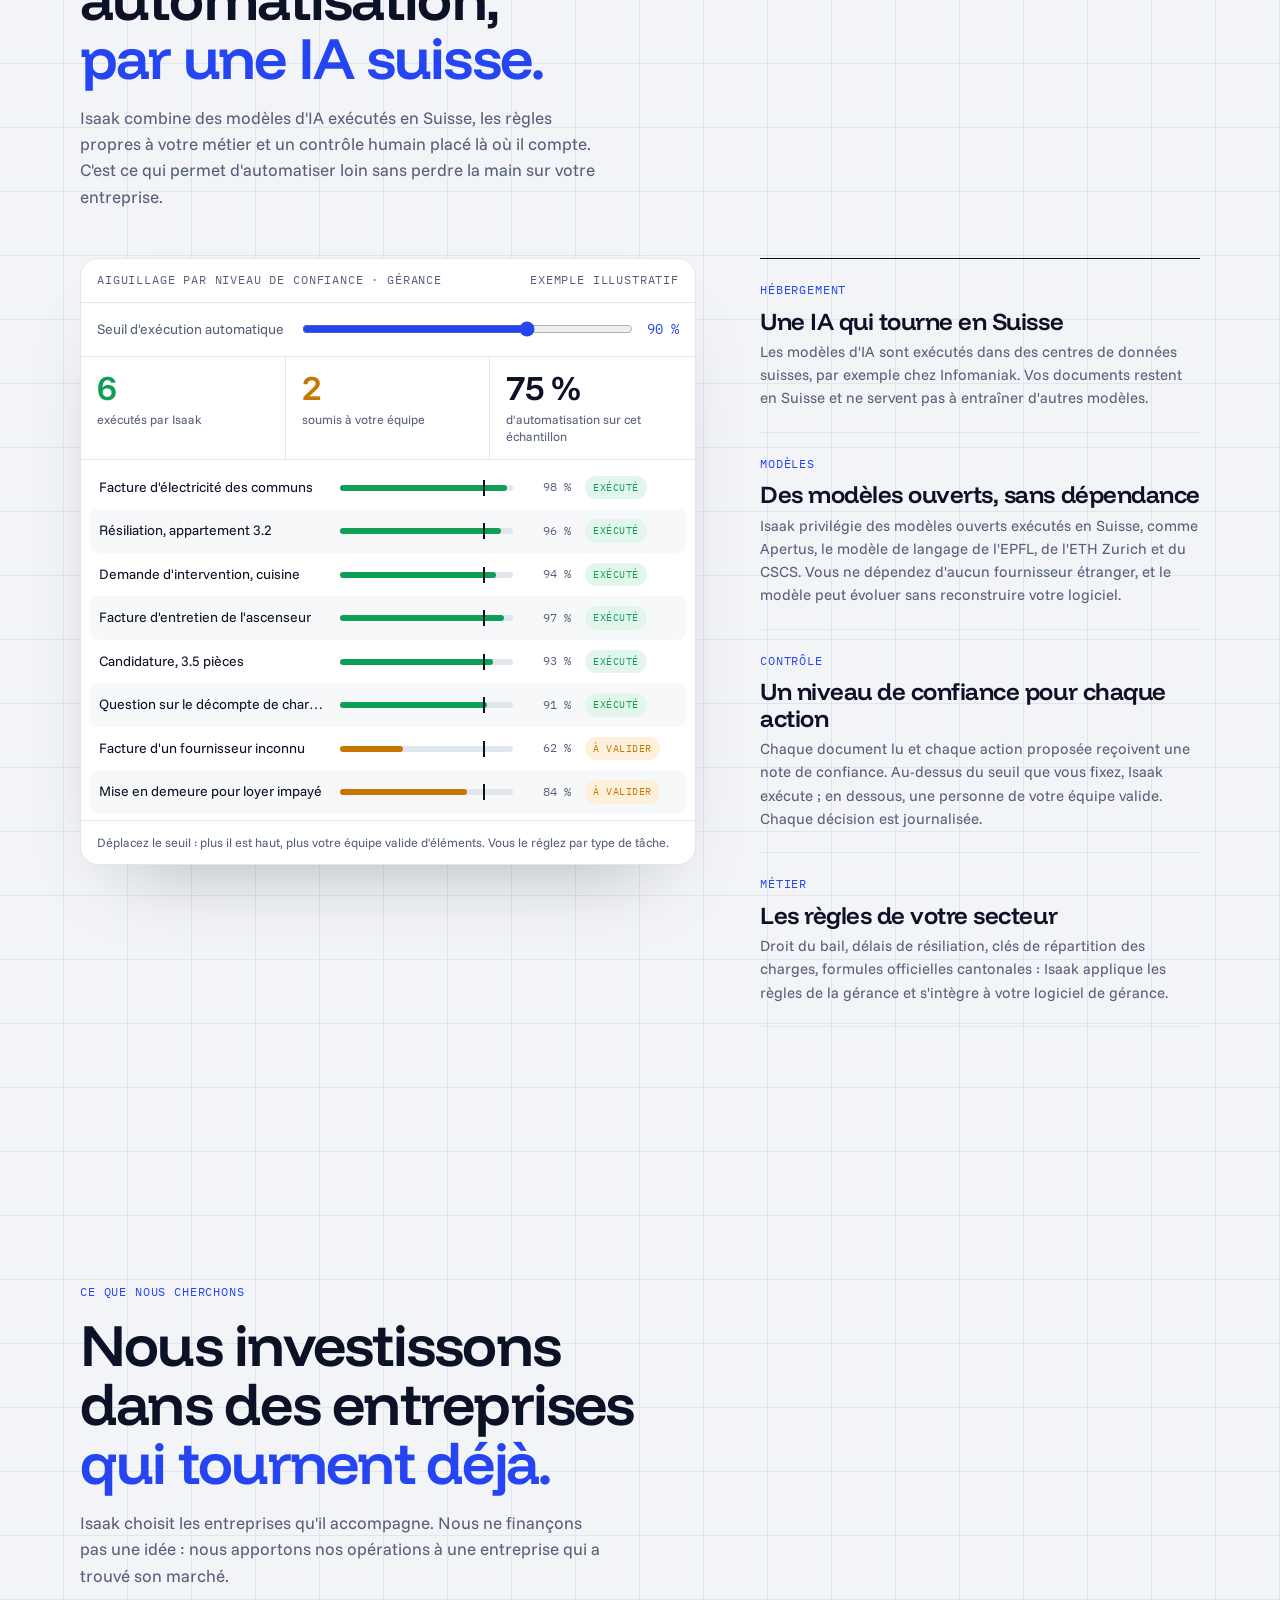
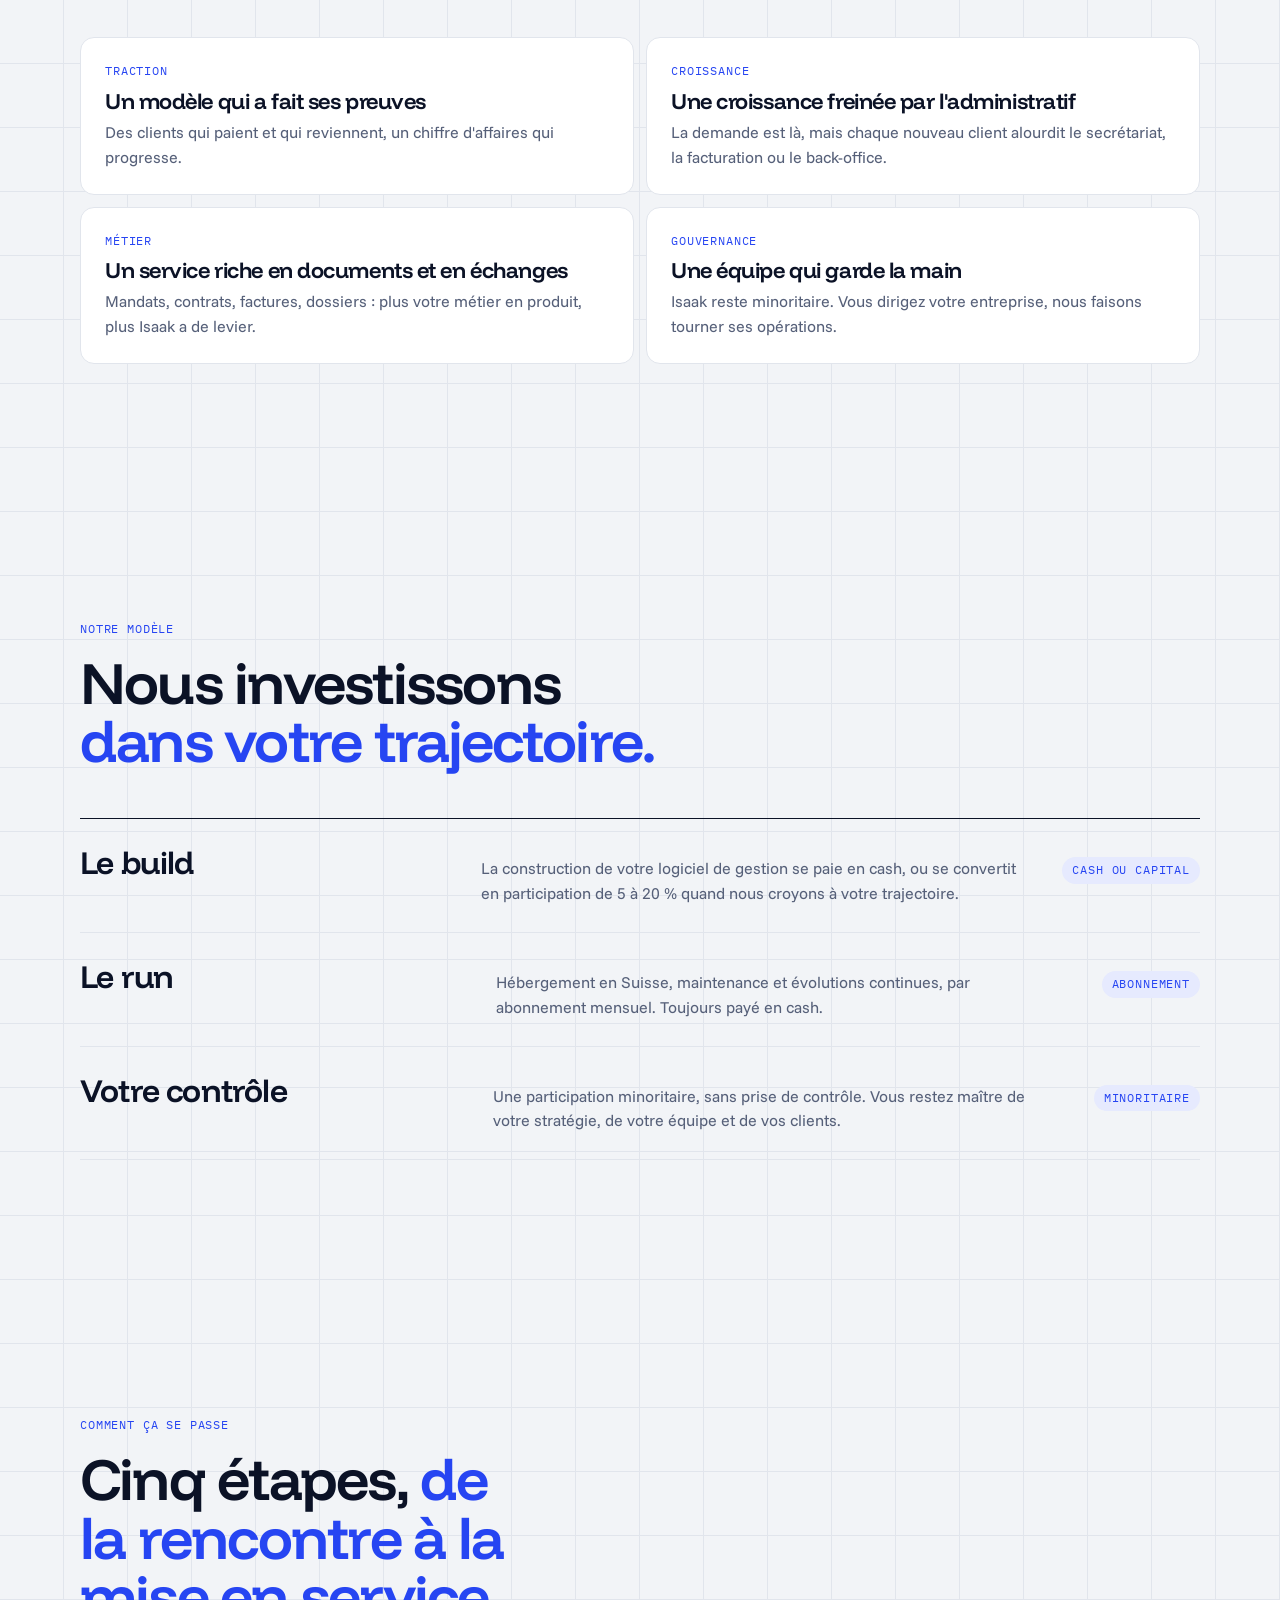
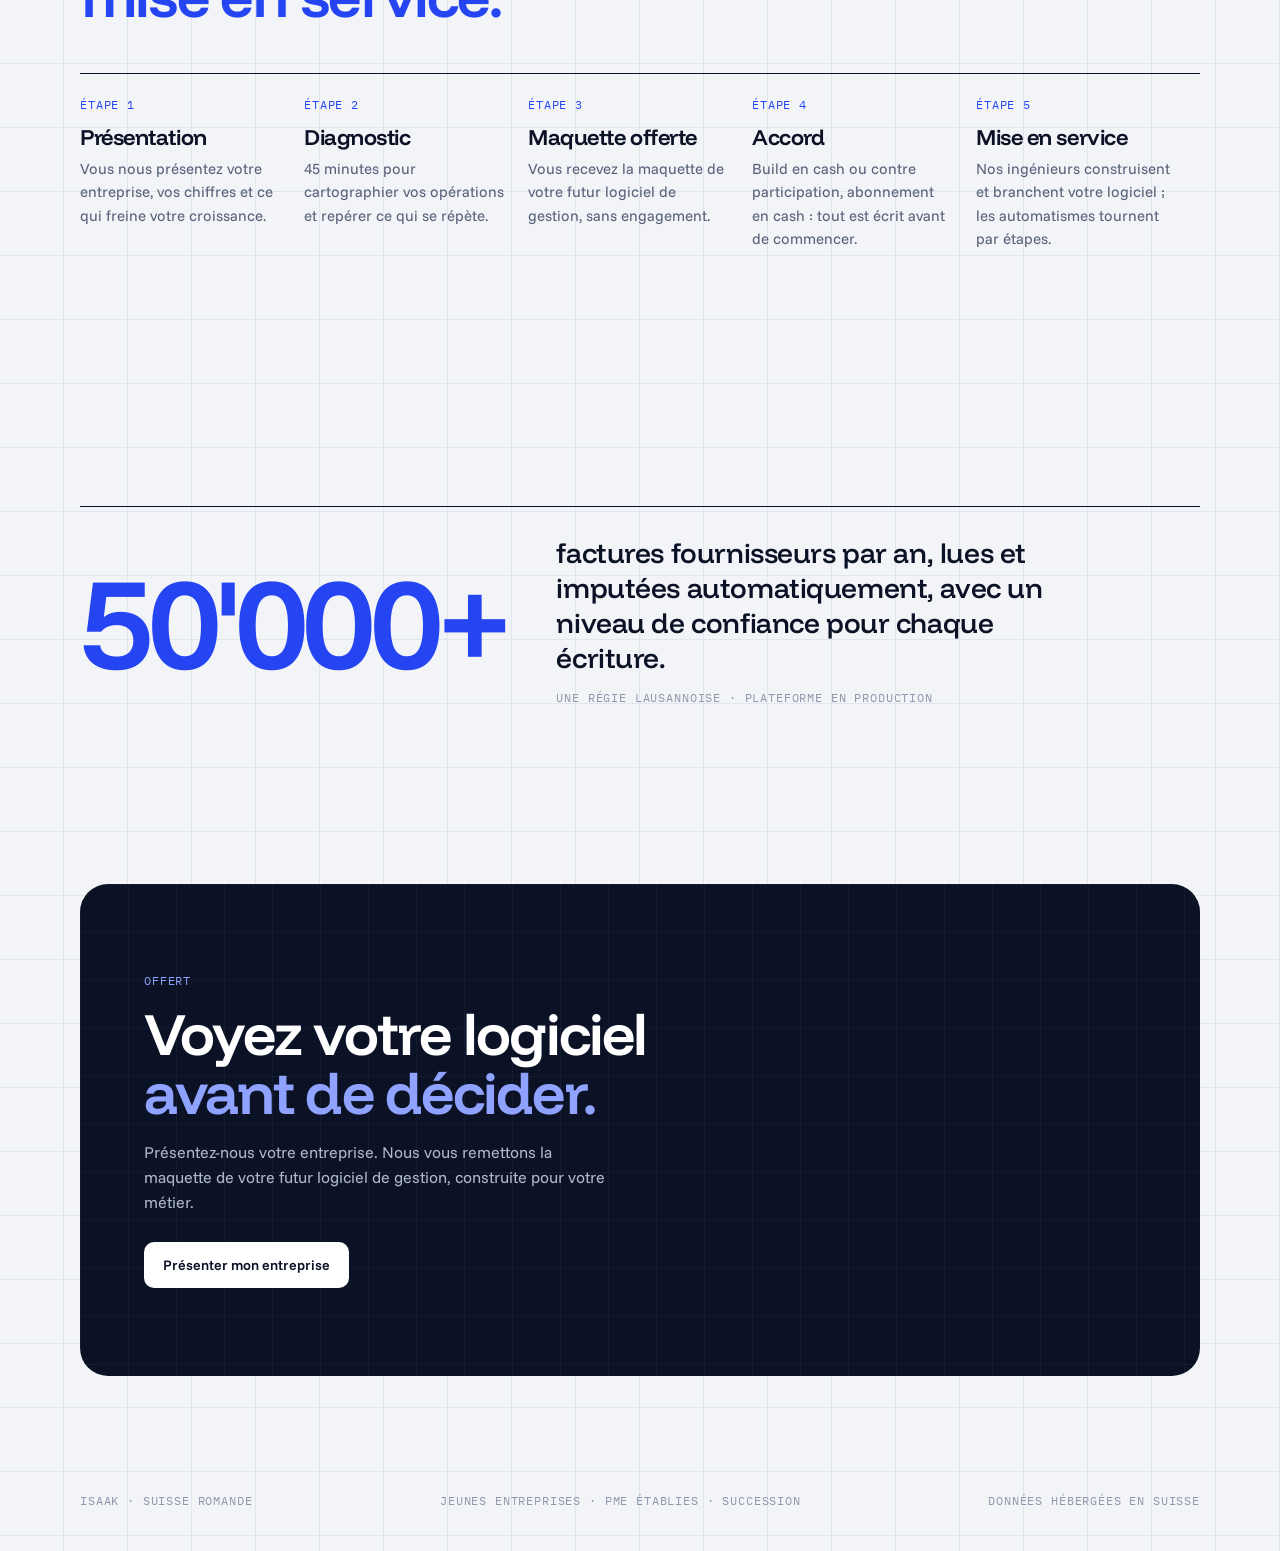
<file: maquettes/investir.html>
<!doctype html>
<html lang="fr">
<head>
<meta charset="utf-8">
<meta name="viewport" content="width=device-width, initial-scale=1, viewport-fit=cover">
<meta name="robots" content="noindex, nofollow">
<title>Isaak · Jeunes entreprises</title>
<link rel="preconnect" href="https://fonts.googleapis.com">
<link rel="preconnect" href="https://fonts.gstatic.com" crossorigin>
<link rel="stylesheet" href="https://fonts.googleapis.com/css2?family=Funnel+Display:wght@300..800&family=Funnel+Sans:wght@300..800&family=IBM+Plex+Mono:wght@400;500&display=swap">
<link rel="stylesheet" href="assets/isaak.css">
</head>
<body data-sectors="regie,courtier,gfi,fidu">

<header class="nav">
  <div class="wrap">
    <a class="brand" href="#top"><i></i>isaak</a>
    <nav class="nav-links" aria-label="Pages"><a href="investir.html" aria-current="page">Jeunes entreprises</a><a href="transformer.html">PME établies</a><a href="transmettre.html">Succession</a></nav>
    <a class="btn btn-ink" href="#contact">Présenter mon entreprise</a>
  </div>
</header>

<main id="top">
  <section class="hero">
    <div class="wrap">
      <div class="eyebrow mono">Pour les jeunes entreprises de services qui passent à l'échelle</div>
      <h1>Votre chiffre d'affaires décolle. <em>Vos coûts fixes restent au sol.</em></h1>
      <div class="hero-row">
        <p class="lead">Isaak construit le logiciel de gestion de votre entreprise et confie à l'IA <strong>le secrétariat, la facturation, les relances, les factures fournisseurs et l'administratif RH</strong>. Vous absorbez la croissance sans recruter pour l'administratif.</p>
        <div class="ctas"><a class="btn btn-ink" href="#contact">Présenter mon entreprise</a><a class="btn btn-line" href="#trajectoire">Voir la trajectoire</a></div>
      </div>
    </div>
  </section>

  <div class="switch"><div class="wrap"><span class="mono">Votre secteur</span><div class="tabs" role="tablist" aria-label="Choisir un secteur" id="tabs"></div></div></div>

  <section id="trajectoire" style="padding-block:36px 24px">
    <div class="wrap">
      <div class="sheet">
        <div class="tele-head mono"><span>Trajectoire · simulation illustrative · <span data-field="name">gérance</span></span><span class="live">Mois <span id="tm">36</span> / 36</span></div>
        <div class="readouts">
          <div class="ro rev"><div class="mono">Chiffre d'affaires</div><div class="val">×<span id="mult">2,0</span></div><div class="sub" data-field="traj.unit">porté par les objets gérés</div></div>
          <div class="ro"><div class="mono">Recrutements administratifs · structure classique</div><div class="val"><span id="hc">7</span><small>postes</small></div><div class="sub" data-field="traj.role">assistant·es de gérance, comptables</div></div>
          <div class="ro isaak"><div class="mono">Recrutements administratifs · avec Isaak</div><div class="val"><span id="hi">0</span><small>poste</small></div><div class="sub">l'équipe actuelle absorbe le volume</div></div>
        </div>
        <div class="chart"><svg id="traj" viewBox="0 0 1000 410" role="img" aria-label="Simulation illustrative sur 36 mois : le chiffre d'affaires augmente, les coûts fixes d'une structure classique montent par paliers à chaque recrutement, ceux d'une structure avec Isaak restent presque plats."></svg></div>
        <div class="legend">
          <span class="l-rev"><i></i>Chiffre d'affaires</span>
          <span class="l-cls"><i></i>Coûts fixes, structure classique</span>
          <span class="l-isa"><i></i>Coûts fixes, avec Isaak</span>
          <button class="replay" id="replay-t" type="button">Rejouer</button>
        </div>
      </div>
    </div>
  </section>

  <section class="block" id="operations">
    <div class="wrap">
      <div class="eyebrow mono">Ce qu'Isaak opère pour vous</div>
      <h2>Vos opérations tournent. <em>Vos équipes valident.</em></h2>
      <p class="sec-lead">Un logiciel construit pour votre métier, branché sur vos outils actuels. L'IA prépare, trie et rédige ; une personne valide ce qui compte.</p>
      <div class="ops">
        <div class="stack">
          <svg id="stack" viewBox="0 0 660 560" role="img" aria-label="Trois couches superposées : votre métier, les automatisations Isaak, vos données hébergées en Suisse. Des éléments descendent du métier vers Isaak, qui les traite, puis vers les données."></svg>
          <ul class="legend-m"><li><b>1</b>Votre métier</li><li><b>2</b>Isaak · automatisations</li><li><b>3</b>Vos données · hébergées en Suisse</li></ul>
        </div>
        <div class="sheet" aria-label="Console d'opérations Isaak (exemple)">
          <div class="c-bar mono"><b>Opérations</b><span>· <span data-field="name">gérance</span></span><span class="stat">En service</span></div>
          <ol class="feed" id="feed"></ol>
        </div>
      </div>
      <div class="mods">
        <div class="mod"><b>Secrétariat</b><span>Appels et e-mails triés, qualifiés et transmis à la bonne personne.</span></div>
        <div class="mod"><b>Acquisition &amp; CRM</b><span>Demandes entrantes qualifiées, suivi commercial préparé.</span></div>
        <div class="mod"><b>Facturation &amp; relances</b><span>Factures émises sans ressaisie, relances prêtes dans votre boîte e-mail.</span></div>
        <div class="mod"><b>Factures fournisseurs</b><span>Lues, contrôlées et imputées, avec un niveau de confiance.</span></div>
        <div class="mod"><b>Pré-comptabilité</b><span>Écritures proposées, validées par votre fiduciaire.</span></div>
        <div class="mod"><b>RH administratif</b><span>Contrats, absences, attestations, variables de salaire.</span></div>
        <div class="mod"><b>Conformité</b><span>Contrôles, procès-verbaux et pièces d'audit préparés.</span></div>
        <div class="mod"><b>Votre métier</b><span>Les processus propres à votre secteur, automatisés sur mesure.</span></div>
      </div>
    </div>
  </section>

  <section class="block" id="ia">
    <div class="wrap">
      <div class="eyebrow mono">Comment c'est possible</div>
      <h2>Une haute automatisation, <em>par une IA suisse.</em></h2>
      <p class="sec-lead">Isaak combine des modèles d'IA exécutés en Suisse, les règles propres à votre métier et un contrôle humain placé là où il compte. C'est ce qui permet d'automatiser loin sans perdre la main sur votre entreprise.</p>
      <div class="ia-grid">
        <div class="sheet">
          <div class="g-bar mono"><span>Aiguillage par niveau de confiance · <span data-field="name">gérance</span></span><span>Exemple illustratif</span></div>
          <div class="g-ctrl"><label for="thr">Seuil d'exécution automatique</label><input type="range" id="thr" min="70" max="99" step="1" value="90"><output id="thr-v" for="thr">90 %</output></div>
          <div class="g-sum"><div><b id="n-auto">6</b><span>exécutés par Isaak</span></div><div><b id="n-hum">2</b><span>soumis à votre équipe</span></div><div><b id="p-auto">75 %</b><span>d'automatisation sur cet échantillon</span></div></div>
          <ol class="g-list" id="g-list" aria-live="polite"></ol>
          <div class="g-note">Déplacez le seuil : plus il est haut, plus votre équipe valide d'éléments. Vous le réglez par type de tâche.</div>
        </div>
        <div>
          <div class="pil"><div class="mono">Hébergement</div><h3>Une IA qui tourne en Suisse</h3><p>Les modèles d'IA sont exécutés dans des centres de données suisses, par exemple chez Infomaniak. Vos documents restent en Suisse et ne servent pas à entraîner d'autres modèles.</p></div>
          <div class="pil"><div class="mono">Modèles</div><h3>Des modèles ouverts, sans dépendance</h3><p>Isaak privilégie des modèles ouverts exécutés en Suisse, comme Apertus, le modèle de langage de l'EPFL, de l'ETH Zurich et du CSCS. Vous ne dépendez d'aucun fournisseur étranger, et le modèle peut évoluer sans reconstruire votre logiciel.</p></div>
          <div class="pil"><div class="mono">Contrôle</div><h3>Un niveau de confiance pour chaque action</h3><p>Chaque document lu et chaque action proposée reçoivent une note de confiance. Au-dessus du seuil que vous fixez, Isaak exécute ; en dessous, une personne de votre équipe valide. Chaque décision est journalisée.</p></div>
          <div class="pil"><div class="mono">Métier</div><h3>Les règles de votre secteur</h3><p data-field="rules"></p></div>
        </div>
      </div>
    </div>
  </section>

  <section class="block" id="cherchons">
    <div class="wrap">
      <div class="eyebrow mono">Ce que nous cherchons</div>
      <h2>Nous investissons dans des entreprises <em>qui tournent déjà.</em></h2>
      <p class="sec-lead">Isaak choisit les entreprises qu'il accompagne. Nous ne finançons pas une idée : nous apportons nos opérations à une entreprise qui a trouvé son marché.</p>
      <div class="crit">
        <div><div class="mono">Traction</div><h3>Un modèle qui a fait ses preuves</h3><p>Des clients qui paient et qui reviennent, un chiffre d'affaires qui progresse.</p></div>
        <div><div class="mono">Croissance</div><h3>Une croissance freinée par l'administratif</h3><p>La demande est là, mais chaque nouveau client alourdit le secrétariat, la facturation ou le back-office.</p></div>
        <div><div class="mono">Métier</div><h3>Un service riche en documents et en échanges</h3><p>Mandats, contrats, factures, dossiers : plus votre métier en produit, plus Isaak a de levier.</p></div>
        <div><div class="mono">Gouvernance</div><h3>Une équipe qui garde la main</h3><p>Isaak reste minoritaire. Vous dirigez votre entreprise, nous faisons tourner ses opérations.</p></div>
      </div>
    </div>
  </section>

  <section class="block" id="modele">
    <div class="wrap">
      <div class="eyebrow mono">Notre modèle</div>
      <h2>Nous investissons <em>dans votre trajectoire.</em></h2>
      <div class="ways">
        <div class="way"><h3>Le build</h3><p>La construction de votre logiciel de gestion se paie en cash, ou se convertit en participation de 5 à 20 % quand nous croyons à votre trajectoire.</p><span class="mono">Cash ou capital</span></div>
        <div class="way"><h3>Le run</h3><p>Hébergement en Suisse, maintenance et évolutions continues, par abonnement mensuel. Toujours payé en cash.</p><span class="mono">Abonnement</span></div>
        <div class="way"><h3>Votre contrôle</h3><p>Une participation minoritaire, sans prise de contrôle. Vous restez maître de votre stratégie, de votre équipe et de vos clients.</p><span class="mono">Minoritaire</span></div>
      </div>
    </div>
  </section>

  <section class="block">
    <div class="wrap">
      <div class="eyebrow mono">Comment ça se passe</div>
      <h2>Cinq étapes, <em>de la rencontre à la mise en service.</em></h2>
      <div class="steps five">
        <div class="step"><div class="mono">Étape 1</div><h3>Présentation</h3><p>Vous nous présentez votre entreprise, vos chiffres et ce qui freine votre croissance.</p></div>
        <div class="step"><div class="mono">Étape 2</div><h3>Diagnostic</h3><p>45 minutes pour cartographier vos opérations et repérer ce qui se répète.</p></div>
        <div class="step"><div class="mono">Étape 3</div><h3>Maquette offerte</h3><p>Vous recevez la maquette de votre futur logiciel de gestion, sans engagement.</p></div>
        <div class="step"><div class="mono">Étape 4</div><h3>Accord</h3><p>Build en cash ou contre participation, abonnement en cash : tout est écrit avant de commencer.</p></div>
        <div class="step"><div class="mono">Étape 5</div><h3>Mise en service</h3><p>Nos ingénieurs construisent et branchent votre logiciel ; les automatismes tournent par étapes.</p></div>
      </div>
    </div>
  </section>

  <section class="block proof">
    <div class="wrap">
      <div class="proof-grid">
        <div class="num">50'000+</div>
        <div><p>factures fournisseurs par an, lues et imputées automatiquement, avec un niveau de confiance pour chaque écriture.</p><span class="mono">Une régie lausannoise · plateforme en production</span></div>
      </div>
    </div>
  </section>

  <section class="final" id="contact">
    <div class="wrap"><div class="ink">
      <div class="mono">Offert</div>
      <h2>Voyez votre logiciel <em>avant de décider.</em></h2>
      <p>Présentez-nous votre entreprise. Nous vous remettons la maquette de votre futur logiciel de gestion, construite pour votre métier.</p>
      <a class="btn btn-ink" href="#contact">Présenter mon entreprise</a>
    </div></div>
  </section>
</main>

<footer><div class="wrap mono"><span>Isaak · Suisse romande</span><span><a href="investir.html">Jeunes entreprises</a> · <a href="transformer.html">PME établies</a> · <a href="transmettre.html">Succession</a></span><span>Données hébergées en Suisse</span></div></footer>
<script src="assets/isaak.js"></script>
</body>
</html>
</file>
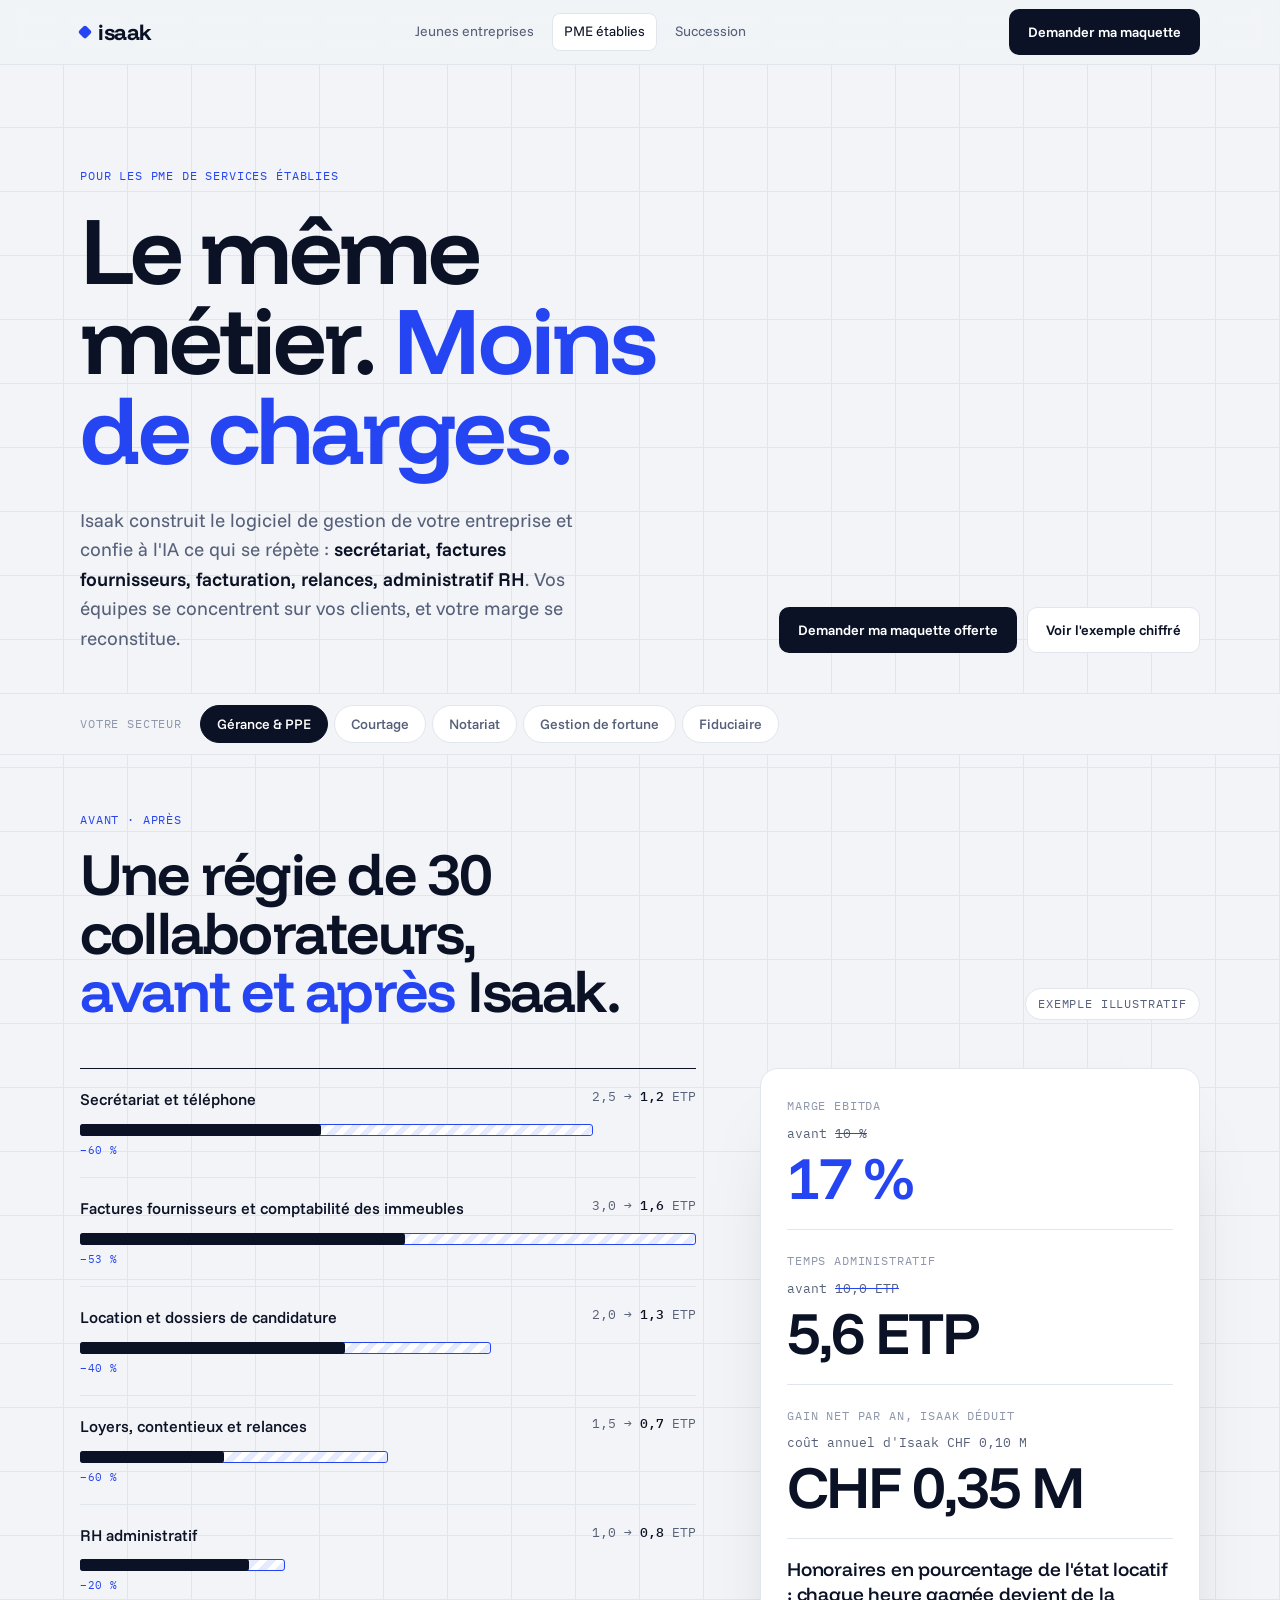
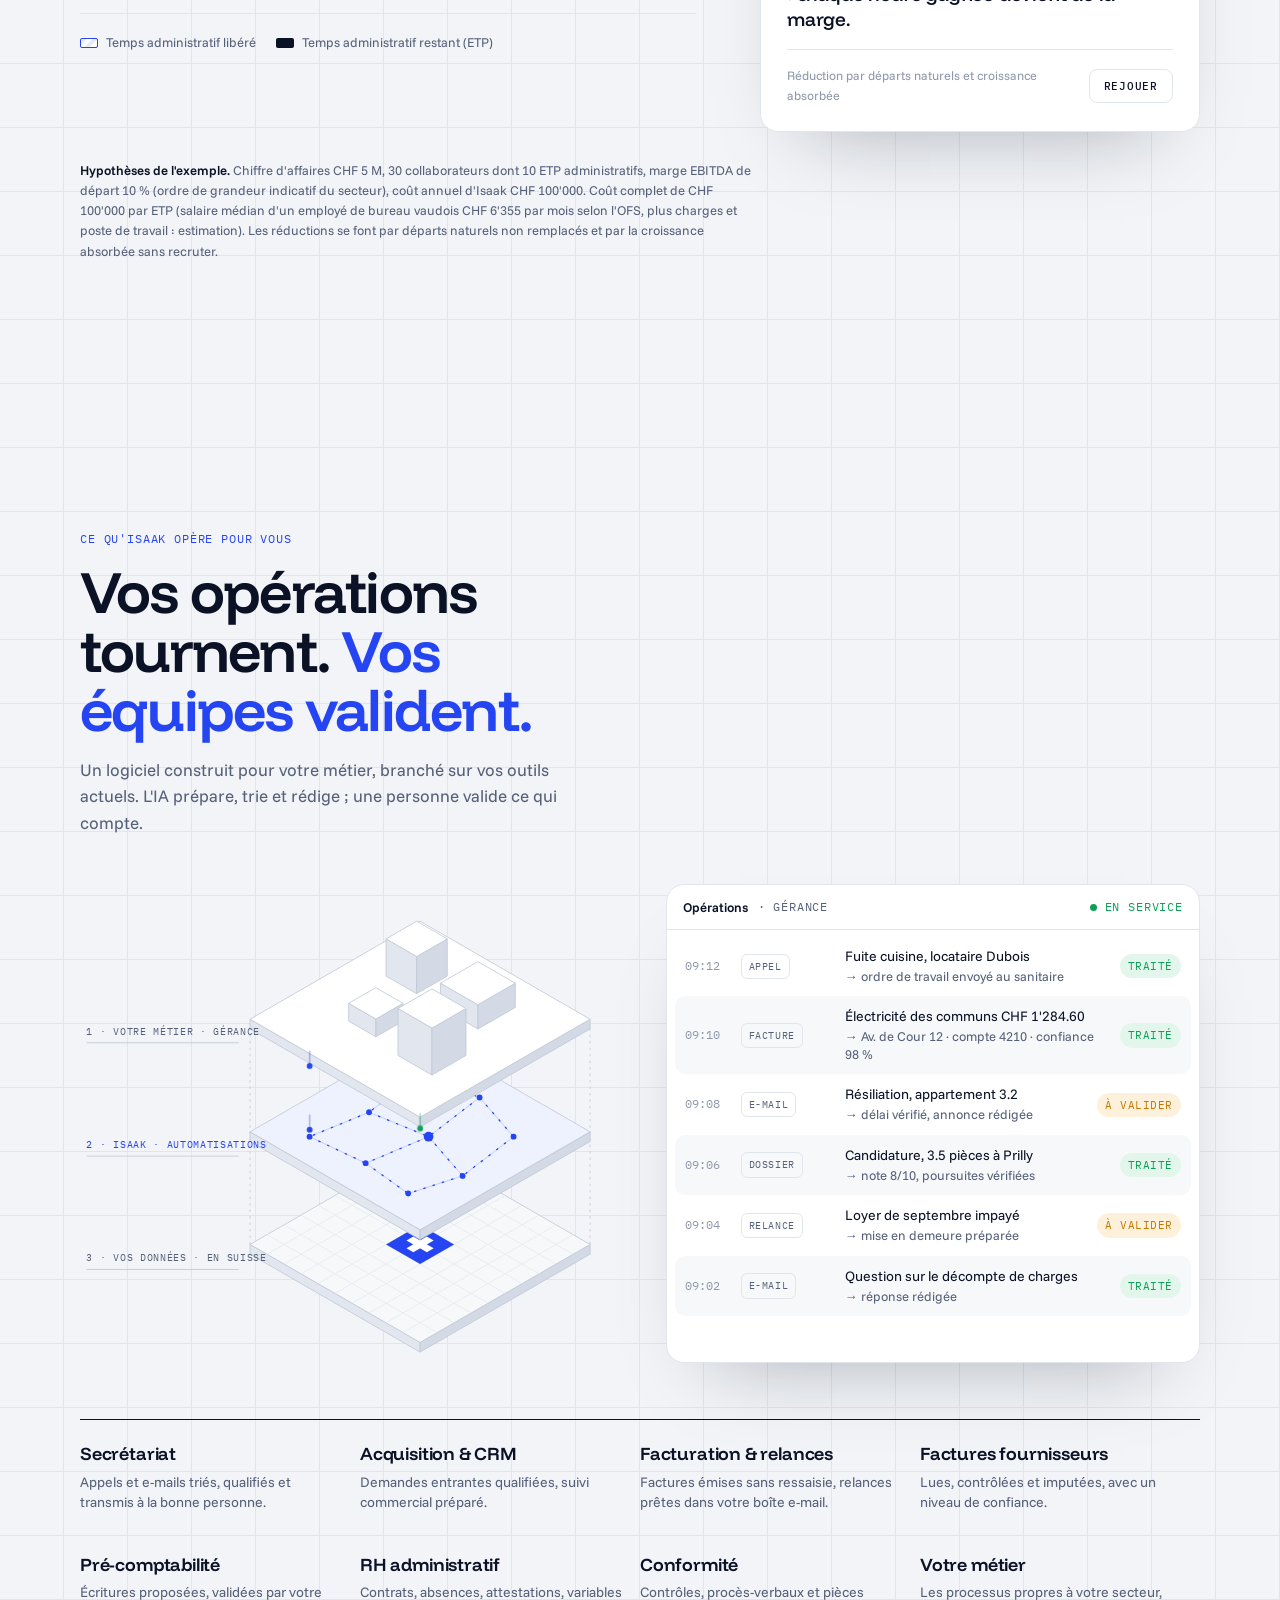
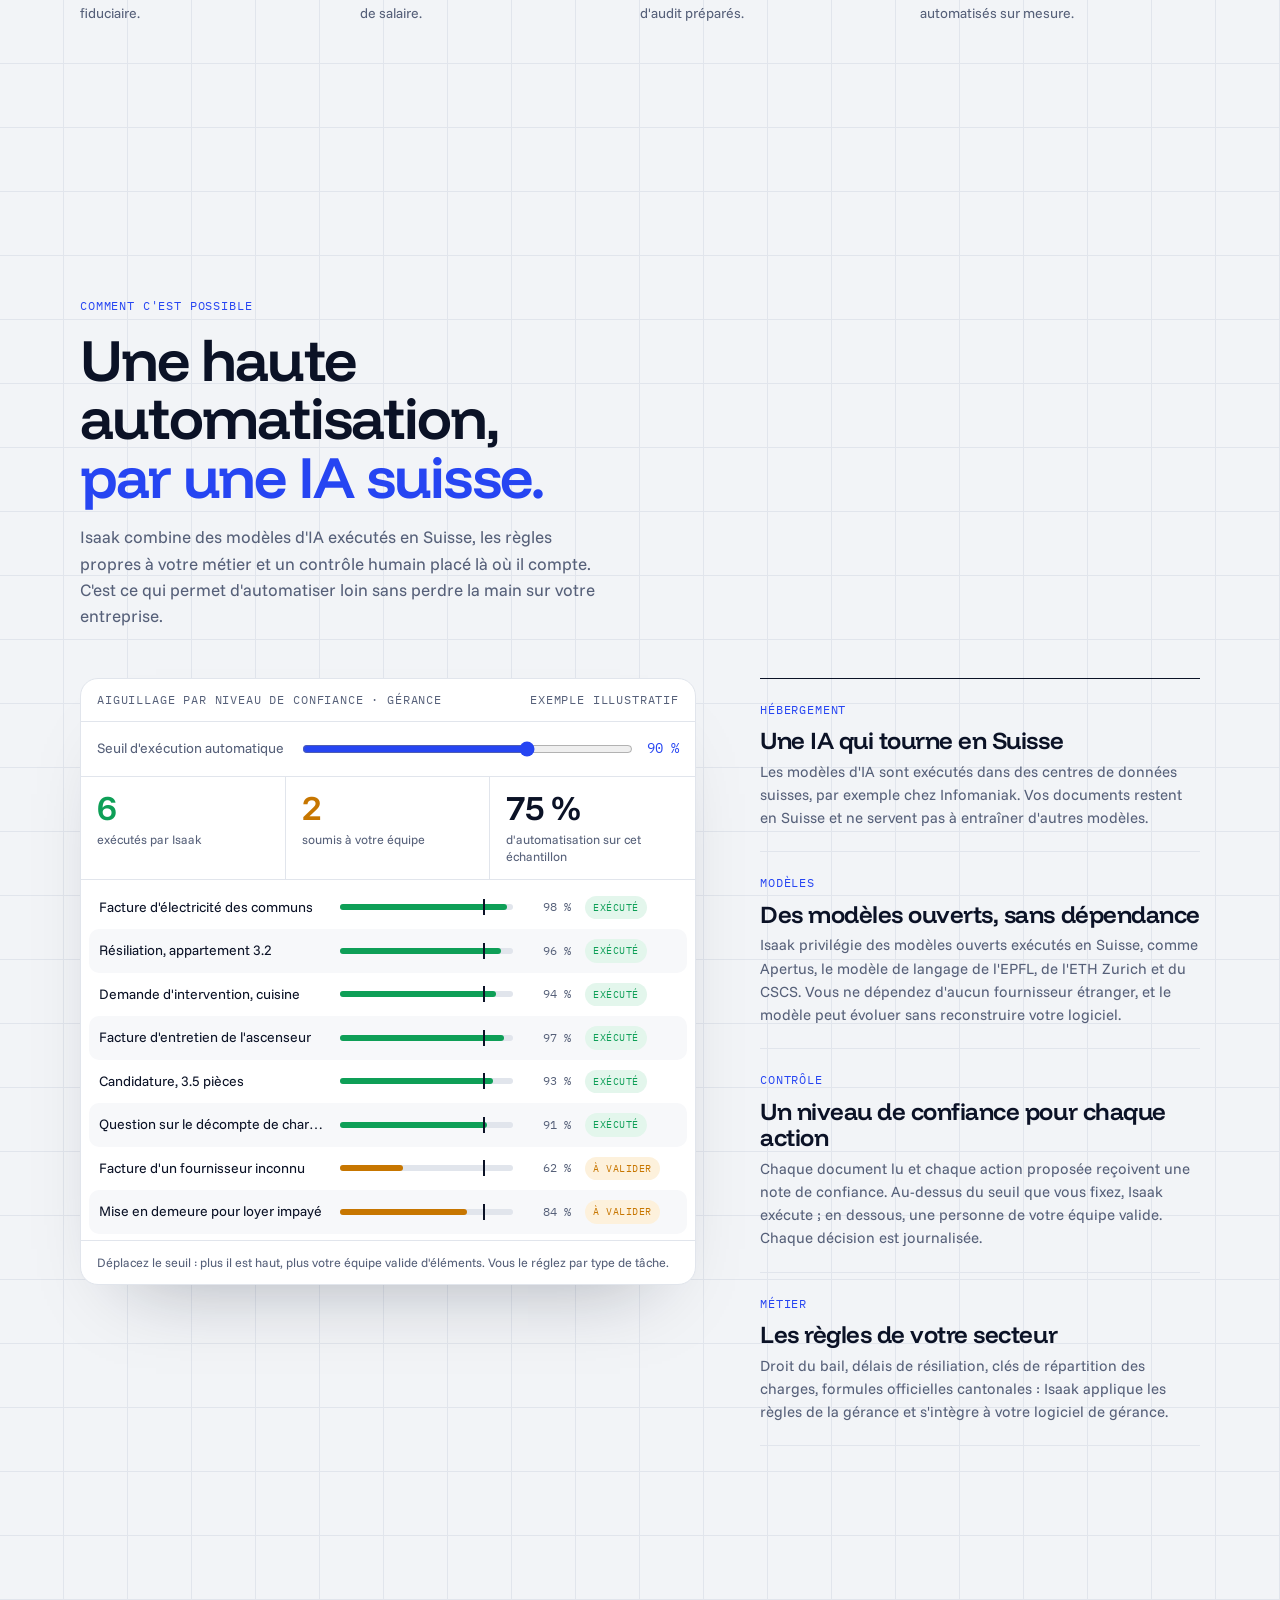
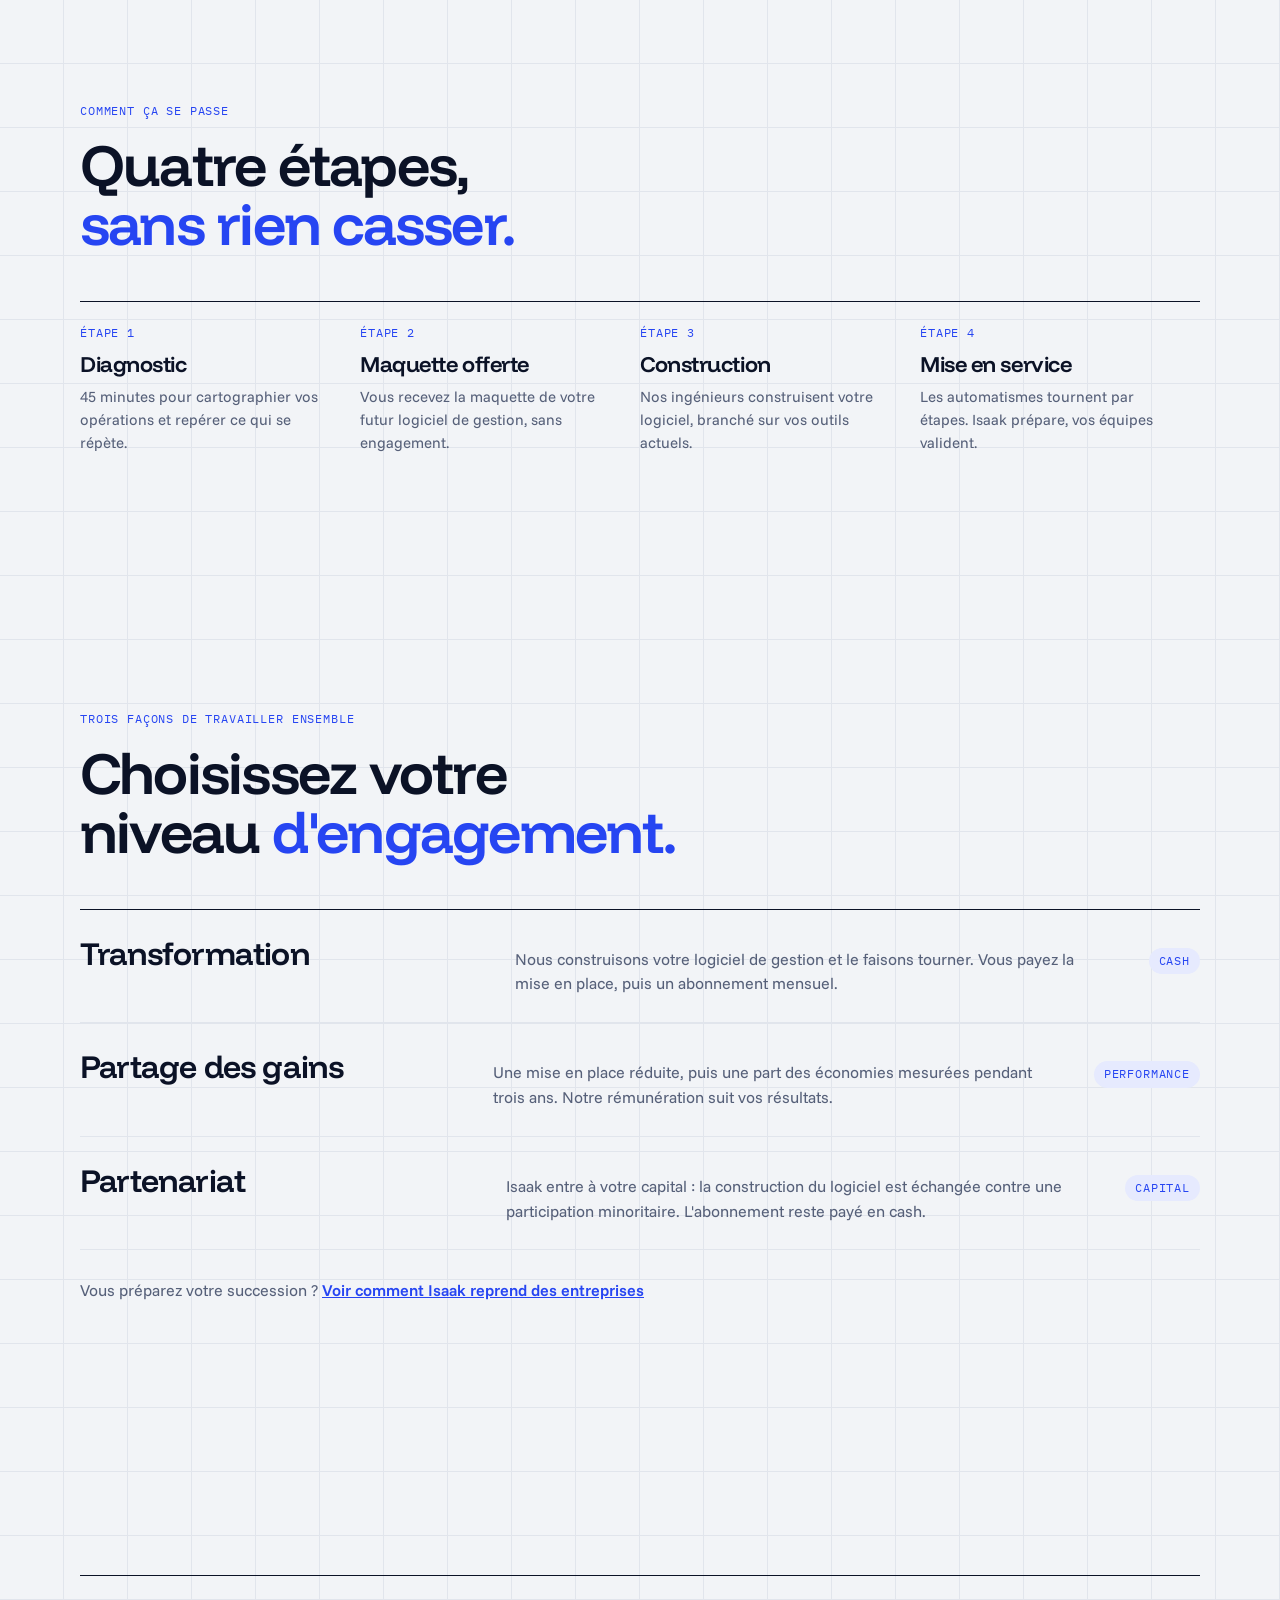
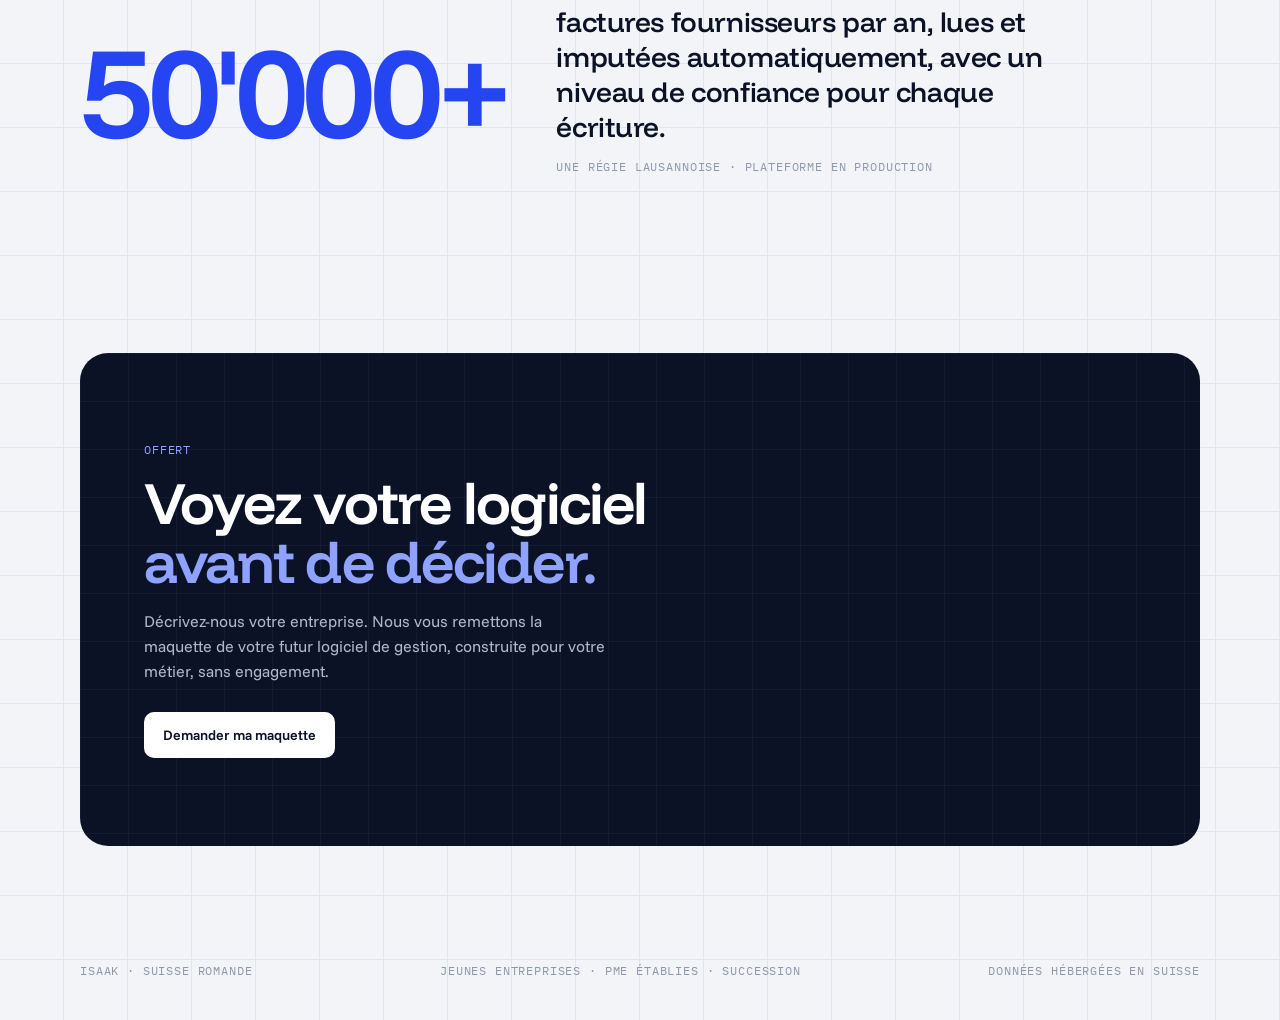
<file: maquettes/transformer.html>
<!doctype html>
<html lang="fr">
<head>
<meta charset="utf-8">
<meta name="viewport" content="width=device-width, initial-scale=1, viewport-fit=cover">
<meta name="robots" content="noindex, nofollow">
<title>Isaak · PME établies</title>
<link rel="preconnect" href="https://fonts.googleapis.com">
<link rel="preconnect" href="https://fonts.gstatic.com" crossorigin>
<link rel="stylesheet" href="https://fonts.googleapis.com/css2?family=Funnel+Display:wght@300..800&family=Funnel+Sans:wght@300..800&family=IBM+Plex+Mono:wght@400;500&display=swap">
<link rel="stylesheet" href="assets/isaak.css">
</head>
<body data-sectors="regie,courtier,notaire,gfi,fidu">

<header class="nav">
  <div class="wrap">
    <a class="brand" href="#top"><i></i>isaak</a>
    <nav class="nav-links" aria-label="Pages"><a href="investir.html">Jeunes entreprises</a><a href="transformer.html" aria-current="page">PME établies</a><a href="transmettre.html">Succession</a></nav>
    <a class="btn btn-ink" href="#contact">Demander ma maquette</a>
  </div>
</header>

<main id="top">
  <section class="hero">
    <div class="wrap">
      <div class="eyebrow mono">Pour les PME de services établies</div>
      <h1>Le même métier. <em>Moins de charges.</em></h1>
      <div class="hero-row">
        <p class="lead">Isaak construit le logiciel de gestion de votre entreprise et confie à l'IA ce qui se répète : <strong>secrétariat, factures fournisseurs, facturation, relances, administratif RH</strong>. Vos équipes se concentrent sur vos clients, et votre marge se reconstitue.</p>
        <div class="ctas"><a class="btn btn-ink" href="#contact">Demander ma maquette offerte</a><a class="btn btn-line" href="#exemple">Voir l'exemple chiffré</a></div>
      </div>
    </div>
  </section>

  <div class="switch"><div class="wrap"><span class="mono">Votre secteur</span><div class="tabs" role="tablist" aria-label="Choisir un secteur" id="tabs"></div></div></div>

  <section class="block" id="exemple" style="padding-top:56px">
    <div class="wrap">
      <div class="sec-head">
        <div><div class="eyebrow mono">Avant · après</div><h2><span data-field="firm">Une régie de 30 collaborateurs</span>, <em>avant et après</em> Isaak.</h2></div>
        <div class="tag-ill mono">Exemple illustratif</div>
      </div>
      <div class="led-grid">
        <div>
          <div id="fns"></div>
          <div class="key"><span class="k1"><i></i>Temps administratif libéré</span><span class="k2"><i></i>Temps administratif restant (ETP)</span></div>
        </div>
        <div class="sheet sum">
          <div class="big"><div class="mono" id="h-label">Marge EBITDA</div><div class="was">avant <s id="h-was">10 %</s></div><div class="now"><em id="h-now">18 %</em></div></div>
          <div class="big"><div class="mono">Temps administratif</div><div class="was">avant <s id="e-was">10,0 ETP</s></div><div class="now"><span id="e-now">5,0</span> ETP</div></div>
          <div class="big"><div class="mono" id="g-label">Gain net par an, Isaak déduit</div><div class="was">coût annuel d'Isaak <span id="g-cost">CHF 0,10 M</span></div><div class="now">CHF <span id="g-now">0,40</span> M</div></div>
          <div class="capture" data-field="capture"></div>
          <div class="sum-foot"><span>Réduction par départs naturels et croissance absorbée</span><button class="replay" id="replay-l" type="button">Rejouer</button></div>
        </div>
      </div>
      <p class="hyp"><b>Hypothèses de l'exemple.</b> <span data-field="hyp"></span> Coût complet de CHF 100'000 par ETP (salaire médian d'un employé de bureau vaudois CHF 6'355 par mois selon l'OFS, plus charges et poste de travail : estimation). Les réductions se font par départs naturels non remplacés et par la croissance absorbée sans recruter.</p>
    </div>
  </section>

  <section class="block" id="operations">
    <div class="wrap">
      <div class="eyebrow mono">Ce qu'Isaak opère pour vous</div>
      <h2>Vos opérations tournent. <em>Vos équipes valident.</em></h2>
      <p class="sec-lead">Un logiciel construit pour votre métier, branché sur vos outils actuels. L'IA prépare, trie et rédige ; une personne valide ce qui compte.</p>
      <div class="ops">
        <div class="stack">
          <svg id="stack" viewBox="0 0 660 560" role="img" aria-label="Trois couches superposées : votre métier, les automatisations Isaak, vos données hébergées en Suisse. Des éléments descendent du métier vers Isaak, qui les traite, puis vers les données."></svg>
          <ul class="legend-m"><li><b>1</b>Votre métier</li><li><b>2</b>Isaak · automatisations</li><li><b>3</b>Vos données · hébergées en Suisse</li></ul>
        </div>
        <div class="sheet" aria-label="Console d'opérations Isaak (exemple)">
          <div class="c-bar mono"><b>Opérations</b><span>· <span data-field="name">gérance</span></span><span class="stat">En service</span></div>
          <ol class="feed" id="feed"></ol>
        </div>
      </div>
      <div class="mods">
        <div class="mod"><b>Secrétariat</b><span>Appels et e-mails triés, qualifiés et transmis à la bonne personne.</span></div>
        <div class="mod"><b>Acquisition &amp; CRM</b><span>Demandes entrantes qualifiées, suivi commercial préparé.</span></div>
        <div class="mod"><b>Facturation &amp; relances</b><span>Factures émises sans ressaisie, relances prêtes dans votre boîte e-mail.</span></div>
        <div class="mod"><b>Factures fournisseurs</b><span>Lues, contrôlées et imputées, avec un niveau de confiance.</span></div>
        <div class="mod"><b>Pré-comptabilité</b><span>Écritures proposées, validées par votre fiduciaire.</span></div>
        <div class="mod"><b>RH administratif</b><span>Contrats, absences, attestations, variables de salaire.</span></div>
        <div class="mod"><b>Conformité</b><span>Contrôles, procès-verbaux et pièces d'audit préparés.</span></div>
        <div class="mod"><b>Votre métier</b><span>Les processus propres à votre secteur, automatisés sur mesure.</span></div>
      </div>
    </div>
  </section>

  <section class="block" id="ia">
    <div class="wrap">
      <div class="eyebrow mono">Comment c'est possible</div>
      <h2>Une haute automatisation, <em>par une IA suisse.</em></h2>
      <p class="sec-lead">Isaak combine des modèles d'IA exécutés en Suisse, les règles propres à votre métier et un contrôle humain placé là où il compte. C'est ce qui permet d'automatiser loin sans perdre la main sur votre entreprise.</p>
      <div class="ia-grid">
        <div class="sheet">
          <div class="g-bar mono"><span>Aiguillage par niveau de confiance · <span data-field="name">gérance</span></span><span>Exemple illustratif</span></div>
          <div class="g-ctrl"><label for="thr">Seuil d'exécution automatique</label><input type="range" id="thr" min="70" max="99" step="1" value="90"><output id="thr-v" for="thr">90 %</output></div>
          <div class="g-sum"><div><b id="n-auto">6</b><span>exécutés par Isaak</span></div><div><b id="n-hum">2</b><span>soumis à votre équipe</span></div><div><b id="p-auto">75 %</b><span>d'automatisation sur cet échantillon</span></div></div>
          <ol class="g-list" id="g-list" aria-live="polite"></ol>
          <div class="g-note">Déplacez le seuil : plus il est haut, plus votre équipe valide d'éléments. Vous le réglez par type de tâche.</div>
        </div>
        <div>
          <div class="pil"><div class="mono">Hébergement</div><h3>Une IA qui tourne en Suisse</h3><p>Les modèles d'IA sont exécutés dans des centres de données suisses, par exemple chez Infomaniak. Vos documents restent en Suisse et ne servent pas à entraîner d'autres modèles.</p></div>
          <div class="pil"><div class="mono">Modèles</div><h3>Des modèles ouverts, sans dépendance</h3><p>Isaak privilégie des modèles ouverts exécutés en Suisse, comme Apertus, le modèle de langage de l'EPFL, de l'ETH Zurich et du CSCS. Vous ne dépendez d'aucun fournisseur étranger, et le modèle peut évoluer sans reconstruire votre logiciel.</p></div>
          <div class="pil"><div class="mono">Contrôle</div><h3>Un niveau de confiance pour chaque action</h3><p>Chaque document lu et chaque action proposée reçoivent une note de confiance. Au-dessus du seuil que vous fixez, Isaak exécute ; en dessous, une personne de votre équipe valide. Chaque décision est journalisée.</p></div>
          <div class="pil"><div class="mono">Métier</div><h3>Les règles de votre secteur</h3><p data-field="rules"></p></div>
        </div>
      </div>
    </div>
  </section>

  <section class="block">
    <div class="wrap">
      <div class="eyebrow mono">Comment ça se passe</div>
      <h2>Quatre étapes, <em>sans rien casser.</em></h2>
      <div class="steps">
        <div class="step"><div class="mono">Étape 1</div><h3>Diagnostic</h3><p>45 minutes pour cartographier vos opérations et repérer ce qui se répète.</p></div>
        <div class="step"><div class="mono">Étape 2</div><h3>Maquette offerte</h3><p>Vous recevez la maquette de votre futur logiciel de gestion, sans engagement.</p></div>
        <div class="step"><div class="mono">Étape 3</div><h3>Construction</h3><p>Nos ingénieurs construisent votre logiciel, branché sur vos outils actuels.</p></div>
        <div class="step"><div class="mono">Étape 4</div><h3>Mise en service</h3><p>Les automatismes tournent par étapes. Isaak prépare, vos équipes valident.</p></div>
      </div>
    </div>
  </section>

  <section class="block" id="collaborer">
    <div class="wrap">
      <div class="eyebrow mono">Trois façons de travailler ensemble</div>
      <h2>Choisissez votre niveau <em>d'engagement.</em></h2>
      <div class="ways">
        <div class="way"><h3>Transformation</h3><p>Nous construisons votre logiciel de gestion et le faisons tourner. Vous payez la mise en place, puis un abonnement mensuel.</p><span class="mono">Cash</span></div>
        <div class="way"><h3>Partage des gains</h3><p>Une mise en place réduite, puis une part des économies mesurées pendant trois ans. Notre rémunération suit vos résultats.</p><span class="mono">Performance</span></div>
        <div class="way" data-off-for="notaire"><h3>Partenariat</h3><p>Isaak entre à votre capital : la construction du logiciel est échangée contre une participation minoritaire. L'abonnement reste payé en cash.<span class="na" data-show-for="notaire" hidden>Non applicable aux études de notaires : seul un notaire peut s'associer à un notaire</span></p><span class="mono">Capital</span></div>
      </div>
      <p class="xlink">Vous préparez votre succession ? <a href="transmettre.html">Voir comment Isaak reprend des entreprises</a></p>
    </div>
  </section>

  <section class="block proof">
    <div class="wrap">
      <div class="proof-grid">
        <div class="num">50'000+</div>
        <div><p>factures fournisseurs par an, lues et imputées automatiquement, avec un niveau de confiance pour chaque écriture.</p><span class="mono">Une régie lausannoise · plateforme en production</span></div>
      </div>
    </div>
  </section>

  <section class="final" id="contact">
    <div class="wrap"><div class="ink">
      <div class="mono">Offert</div>
      <h2>Voyez votre logiciel <em>avant de décider.</em></h2>
      <p>Décrivez-nous votre entreprise. Nous vous remettons la maquette de votre futur logiciel de gestion, construite pour votre métier, sans engagement.</p>
      <a class="btn btn-ink" href="#contact">Demander ma maquette</a>
    </div></div>
  </section>
</main>

<footer><div class="wrap mono"><span>Isaak · Suisse romande</span><span><a href="investir.html">Jeunes entreprises</a> · <a href="transformer.html">PME établies</a> · <a href="transmettre.html">Succession</a></span><span>Données hébergées en Suisse</span></div></footer>
<script src="assets/isaak.js"></script>
</body>
</html>
</file>
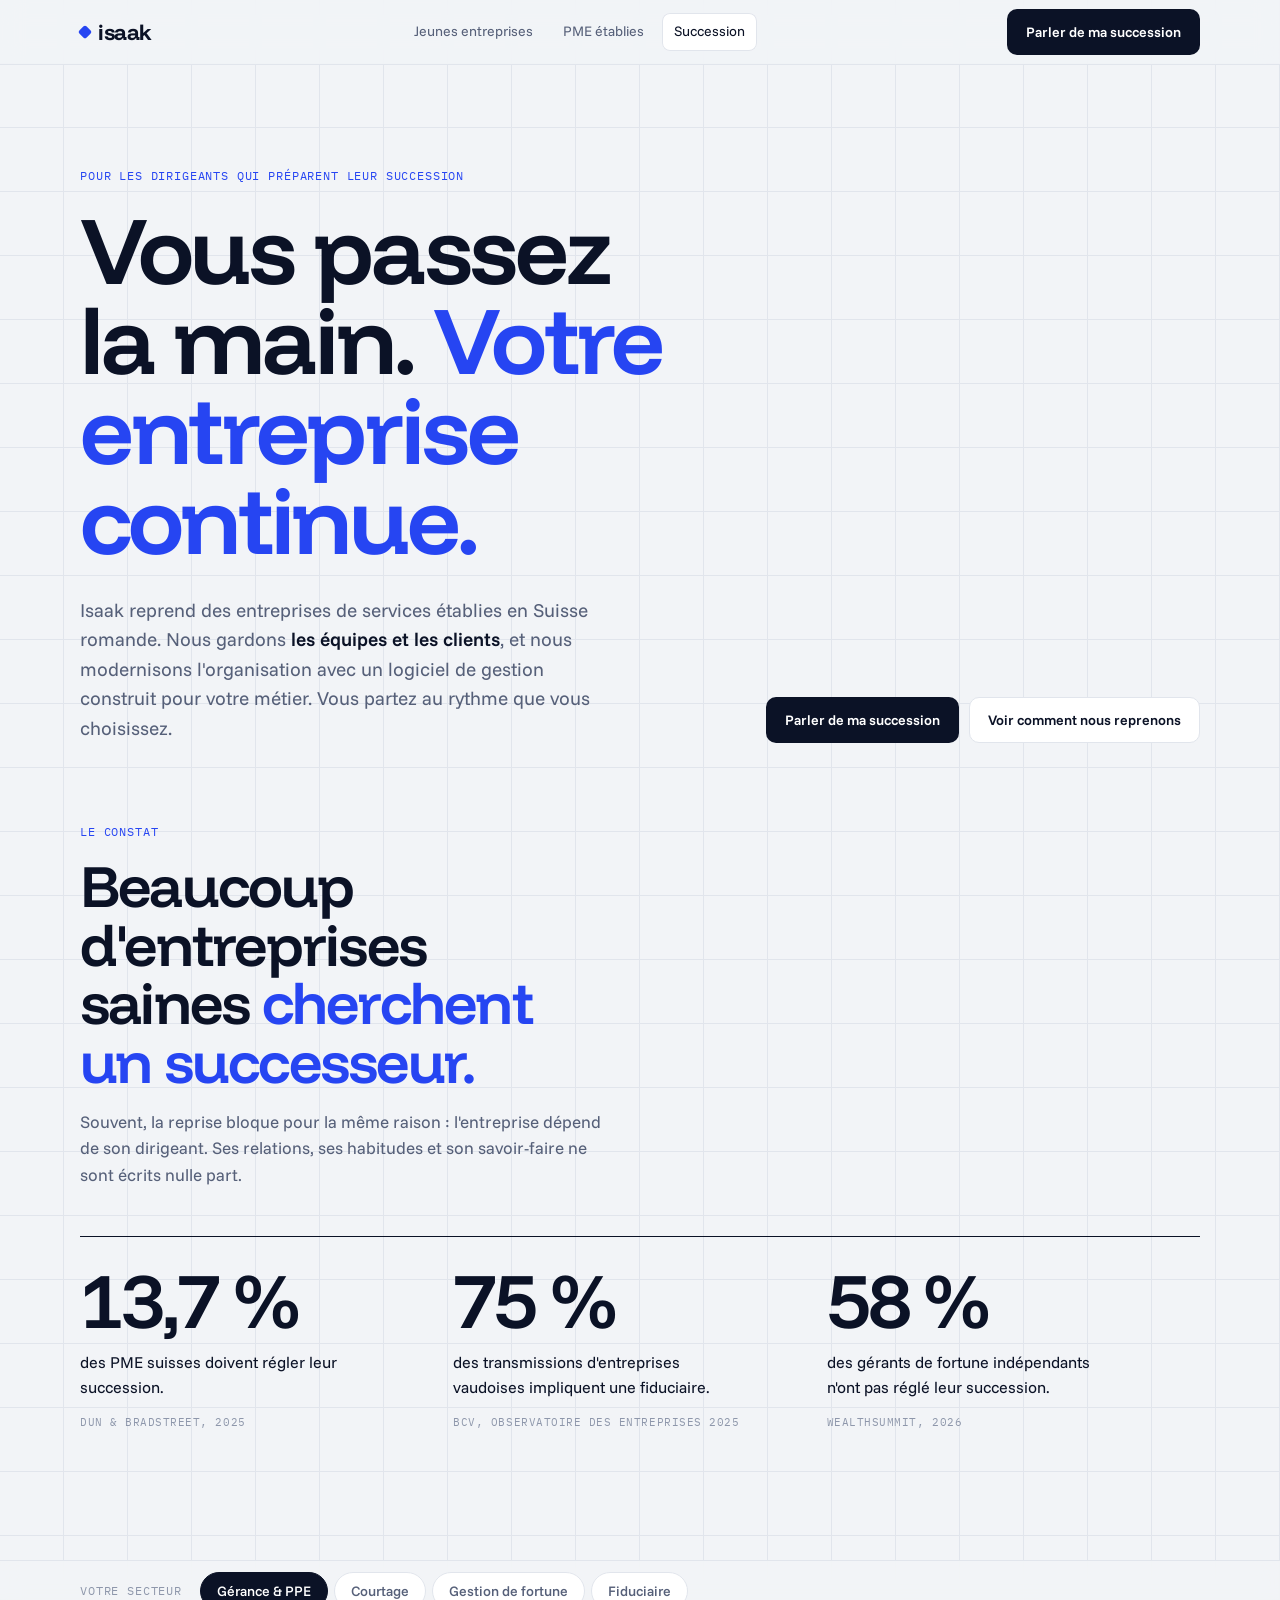
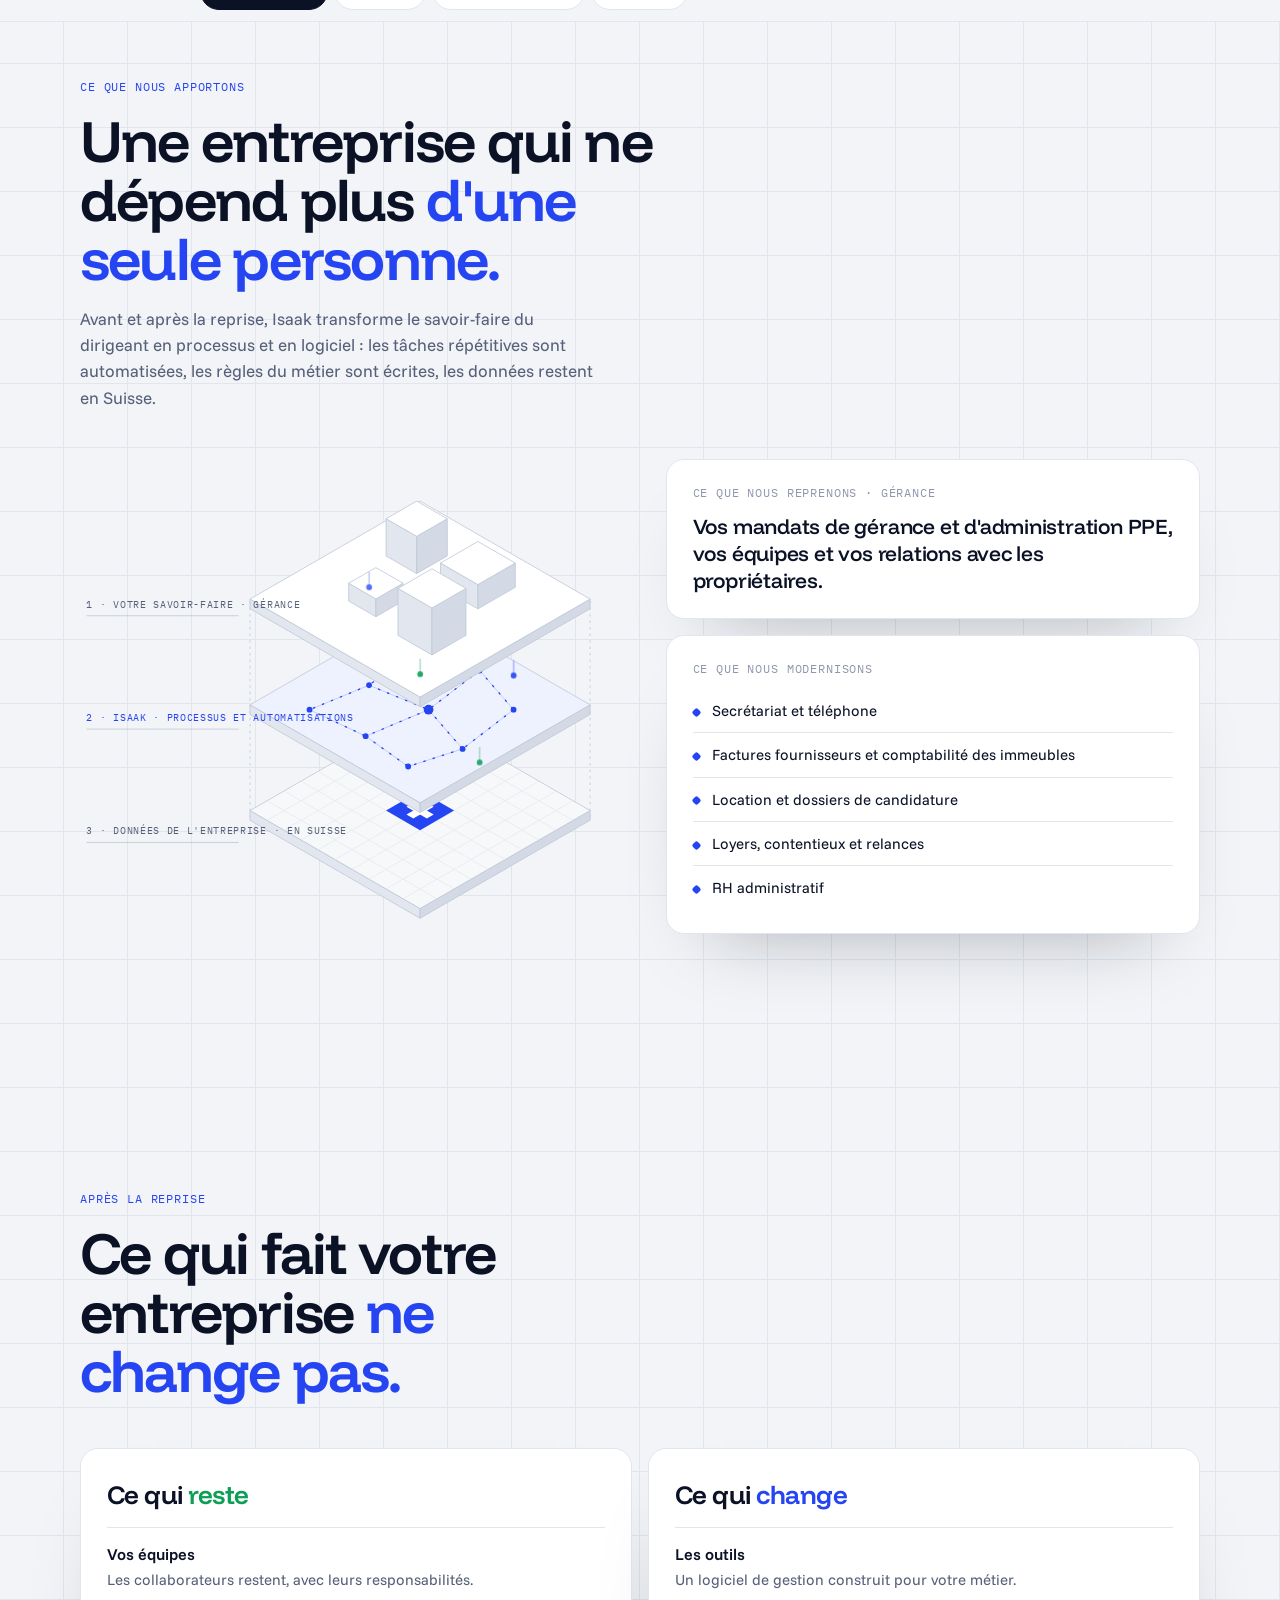
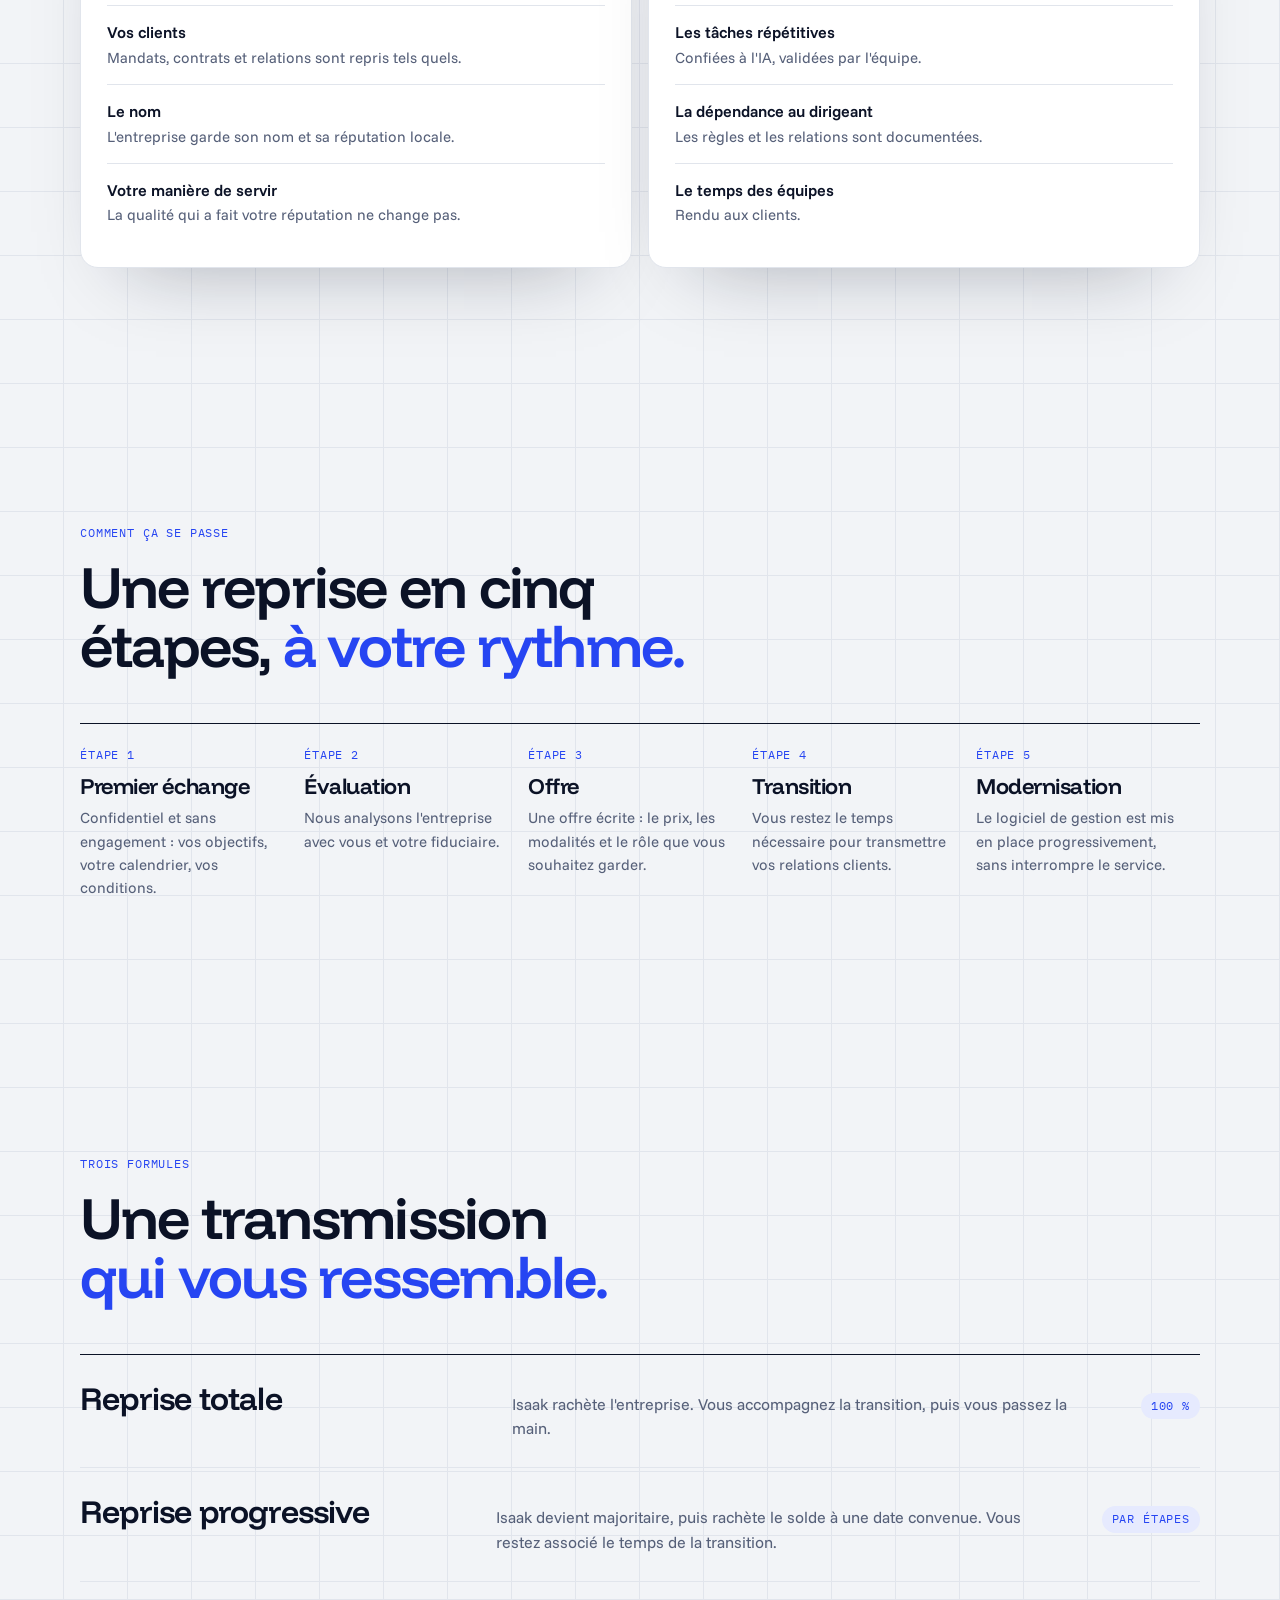
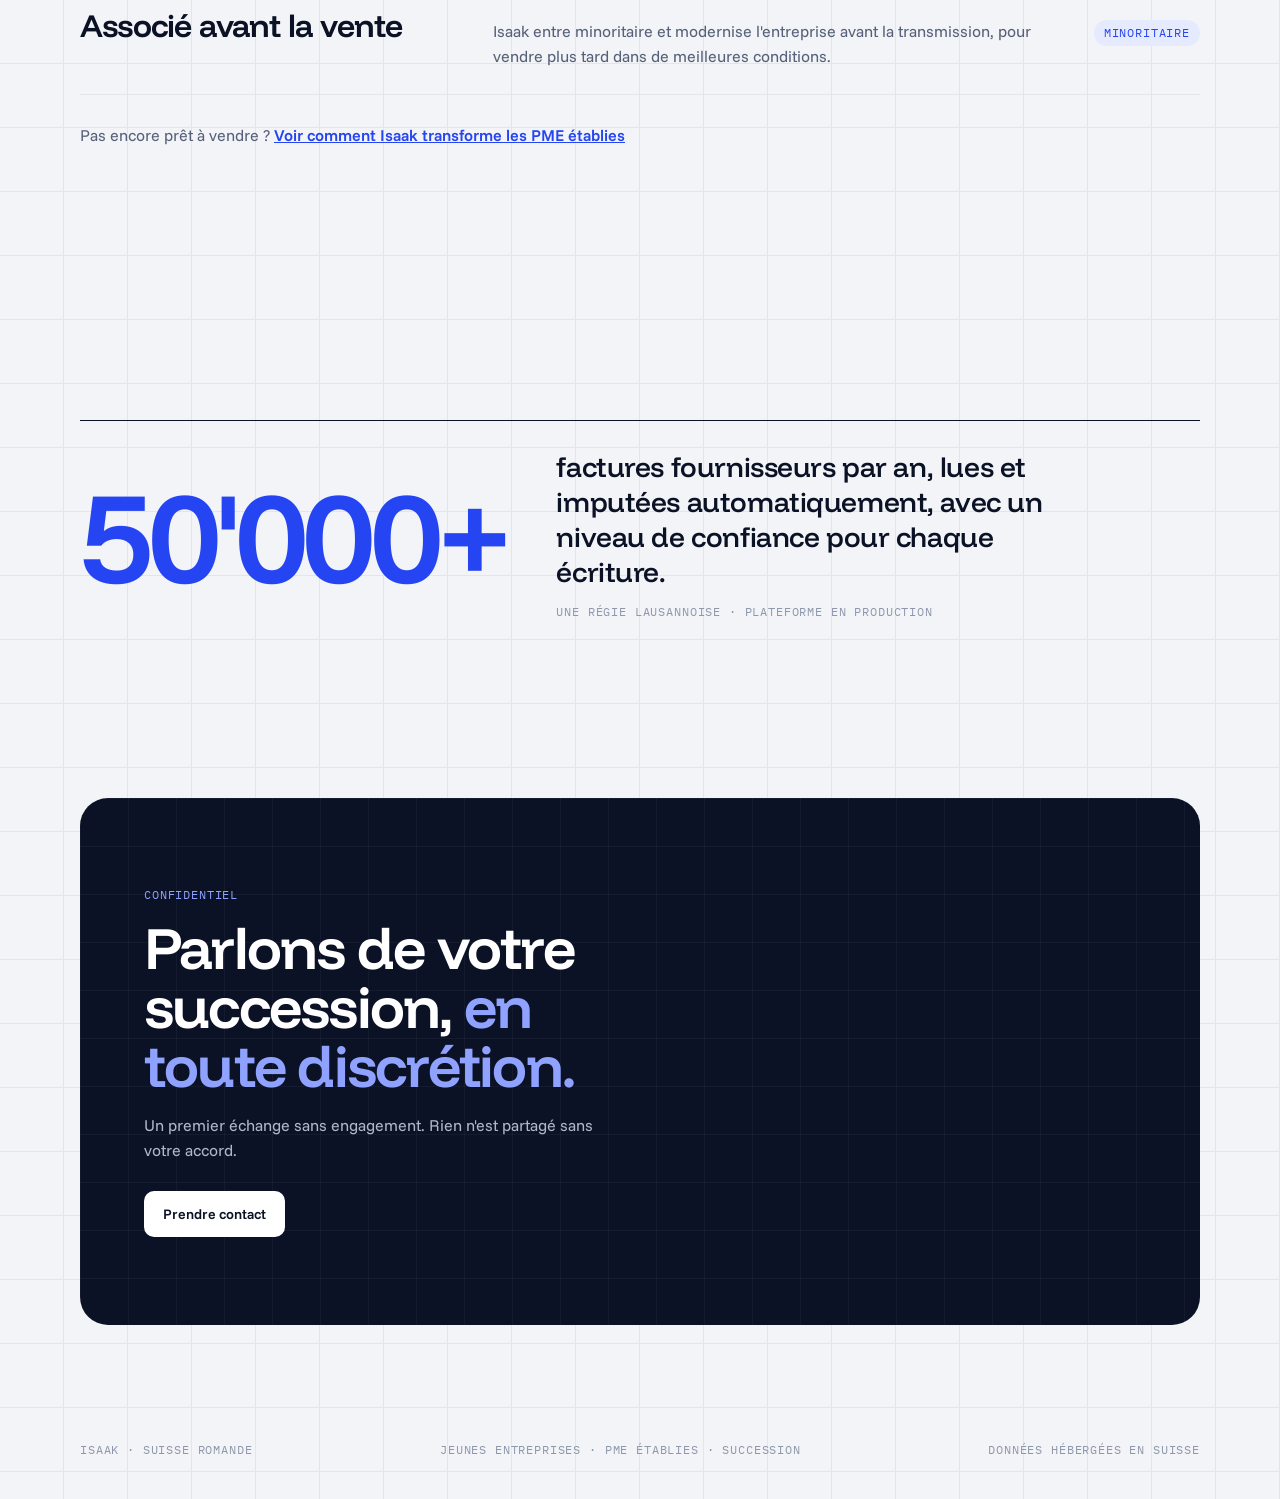
<file: maquettes/transmettre.html>
<!doctype html>
<html lang="fr">
<head>
<meta charset="utf-8">
<meta name="viewport" content="width=device-width, initial-scale=1, viewport-fit=cover">
<meta name="robots" content="noindex, nofollow">
<title>Isaak · Succession</title>
<link rel="preconnect" href="https://fonts.googleapis.com">
<link rel="preconnect" href="https://fonts.gstatic.com" crossorigin>
<link rel="stylesheet" href="https://fonts.googleapis.com/css2?family=Funnel+Display:wght@300..800&family=Funnel+Sans:wght@300..800&family=IBM+Plex+Mono:wght@400;500&display=swap">
<link rel="stylesheet" href="assets/isaak.css">
</head>
<body data-sectors="regie,courtier,gfi,fidu">

<header class="nav">
  <div class="wrap">
    <a class="brand" href="#top"><i></i>isaak</a>
    <nav class="nav-links" aria-label="Pages"><a href="investir.html">Jeunes entreprises</a><a href="transformer.html">PME établies</a><a href="transmettre.html" aria-current="page">Succession</a></nav>
    <a class="btn btn-ink" href="#contact">Parler de ma succession</a>
  </div>
</header>

<main id="top">
  <section class="hero">
    <div class="wrap">
      <div class="eyebrow mono">Pour les dirigeants qui préparent leur succession</div>
      <h1>Vous passez la main. <em>Votre entreprise continue.</em></h1>
      <div class="hero-row">
        <p class="lead">Isaak reprend des entreprises de services établies en Suisse romande. Nous gardons <strong>les équipes et les clients</strong>, et nous modernisons l'organisation avec un logiciel de gestion construit pour votre métier. Vous partez au rythme que vous choisissez.</p>
        <div class="ctas"><a class="btn btn-ink" href="#contact">Parler de ma succession</a><a class="btn btn-line" href="#reprise">Voir comment nous reprenons</a></div>
      </div>
    </div>
  </section>

  <section class="block" id="constat" style="padding-top:40px">
    <div class="wrap">
      <div class="eyebrow mono">Le constat</div>
      <h2>Beaucoup d'entreprises saines <em>cherchent un successeur.</em></h2>
      <p class="sec-lead">Souvent, la reprise bloque pour la même raison : l'entreprise dépend de son dirigeant. Ses relations, ses habitudes et son savoir-faire ne sont écrits nulle part.</p>
      <div class="facts">
        <div class="fact"><b>13,7 %</b><p>des PME suisses doivent régler leur succession.</p><cite>Dun &amp; Bradstreet, 2025</cite></div>
        <div class="fact"><b>75 %</b><p>des transmissions d'entreprises vaudoises impliquent une fiduciaire.</p><cite>BCV, Observatoire des entreprises 2025</cite></div>
        <div class="fact"><b>58 %</b><p>des gérants de fortune indépendants n'ont pas réglé leur succession.</p><cite>WealthSummit, 2026</cite></div>
      </div>
    </div>
  </section>

  <div class="switch"><div class="wrap"><span class="mono">Votre secteur</span><div class="tabs" role="tablist" aria-label="Choisir un secteur" id="tabs"></div></div></div>

  <section class="block" id="reprise" style="padding-top:56px">
    <div class="wrap">
      <div class="eyebrow mono">Ce que nous apportons</div>
      <h2>Une entreprise qui ne dépend plus <em>d'une seule personne.</em></h2>
      <p class="sec-lead">Avant et après la reprise, Isaak transforme le savoir-faire du dirigeant en processus et en logiciel : les tâches répétitives sont automatisées, les règles du métier sont écrites, les données restent en Suisse.</p>
      <div class="ops">
        <div class="stack">
          <svg id="stack" data-l1="1 · VOTRE SAVOIR-FAIRE · {layer}" data-l2="2 · ISAAK · PROCESSUS ET AUTOMATISATIONS" data-l3="3 · DONNÉES DE L'ENTREPRISE · EN SUISSE" viewBox="0 0 660 560" role="img" aria-label="Trois couches superposées : le savoir-faire du dirigeant, les processus et automatisations Isaak, les données de l'entreprise hébergées en Suisse."></svg>
          <ul class="legend-m"><li><b>1</b>Votre savoir-faire</li><li><b>2</b>Isaak · processus et automatisations</li><li><b>3</b>Données de l'entreprise · en Suisse</li></ul>
        </div>
        <div>
          <div class="sheet take"><div class="mono">Ce que nous reprenons · <span data-field="name">gérance</span></div><p data-field="takeover"></p></div>
          <div class="sheet take"><div class="mono">Ce que nous modernisons</div><ul data-list="fns"></ul></div>
        </div>
      </div>
    </div>
  </section>

  <section class="block">
    <div class="wrap">
      <div class="eyebrow mono">Après la reprise</div>
      <h2>Ce qui fait votre entreprise <em>ne change pas.</em></h2>
      <div class="cols">
        <div class="sheet col"><h3>Ce qui <em>reste</em></h3><ul>
          <li><b>Vos équipes</b><span>Les collaborateurs restent, avec leurs responsabilités.</span></li>
          <li><b>Vos clients</b><span>Mandats, contrats et relations sont repris tels quels.</span></li>
          <li><b>Le nom</b><span>L'entreprise garde son nom et sa réputation locale.</span></li>
          <li><b>Votre manière de servir</b><span>La qualité qui a fait votre réputation ne change pas.</span></li>
        </ul></div>
        <div class="sheet col change"><h3>Ce qui <em>change</em></h3><ul>
          <li><b>Les outils</b><span>Un logiciel de gestion construit pour votre métier.</span></li>
          <li><b>Les tâches répétitives</b><span>Confiées à l'IA, validées par l'équipe.</span></li>
          <li><b>La dépendance au dirigeant</b><span>Les règles et les relations sont documentées.</span></li>
          <li><b>Le temps des équipes</b><span>Rendu aux clients.</span></li>
        </ul></div>
      </div>
    </div>
  </section>

  <section class="block">
    <div class="wrap">
      <div class="eyebrow mono">Comment ça se passe</div>
      <h2>Une reprise en cinq étapes, <em>à votre rythme.</em></h2>
      <div class="steps five">
        <div class="step"><div class="mono">Étape 1</div><h3>Premier échange</h3><p>Confidentiel et sans engagement : vos objectifs, votre calendrier, vos conditions.</p></div>
        <div class="step"><div class="mono">Étape 2</div><h3>Évaluation</h3><p>Nous analysons l'entreprise avec vous et votre fiduciaire.</p></div>
        <div class="step"><div class="mono">Étape 3</div><h3>Offre</h3><p>Une offre écrite : le prix, les modalités et le rôle que vous souhaitez garder.</p></div>
        <div class="step"><div class="mono">Étape 4</div><h3>Transition</h3><p>Vous restez le temps nécessaire pour transmettre vos relations clients.</p></div>
        <div class="step"><div class="mono">Étape 5</div><h3>Modernisation</h3><p>Le logiciel de gestion est mis en place progressivement, sans interrompre le service.</p></div>
      </div>
    </div>
  </section>

  <section class="block" id="formules">
    <div class="wrap">
      <div class="eyebrow mono">Trois formules</div>
      <h2>Une transmission <em>qui vous ressemble.</em></h2>
      <div class="ways">
        <div class="way"><h3>Reprise totale</h3><p>Isaak rachète l'entreprise. Vous accompagnez la transition, puis vous passez la main.</p><span class="mono">100 %</span></div>
        <div class="way"><h3>Reprise progressive</h3><p>Isaak devient majoritaire, puis rachète le solde à une date convenue. Vous restez associé le temps de la transition.</p><span class="mono">Par étapes</span></div>
        <div class="way"><h3>Associé avant la vente</h3><p>Isaak entre minoritaire et modernise l'entreprise avant la transmission, pour vendre plus tard dans de meilleures conditions.</p><span class="mono">Minoritaire</span></div>
      </div>
      <p class="xlink">Pas encore prêt à vendre ? <a href="transformer.html">Voir comment Isaak transforme les PME établies</a></p>
    </div>
  </section>

  <section class="block proof">
    <div class="wrap">
      <div class="proof-grid">
        <div class="num">50'000+</div>
        <div><p>factures fournisseurs par an, lues et imputées automatiquement, avec un niveau de confiance pour chaque écriture.</p><span class="mono">Une régie lausannoise · plateforme en production</span></div>
      </div>
    </div>
  </section>

  <section class="final" id="contact">
    <div class="wrap"><div class="ink">
      <div class="mono">Confidentiel</div>
      <h2>Parlons de votre succession, <em>en toute discrétion.</em></h2>
      <p>Un premier échange sans engagement. Rien n'est partagé sans votre accord.</p>
      <a class="btn btn-ink" href="#contact">Prendre contact</a>
    </div></div>
  </section>
</main>

<footer><div class="wrap mono"><span>Isaak · Suisse romande</span><span><a href="investir.html">Jeunes entreprises</a> · <a href="transformer.html">PME établies</a> · <a href="transmettre.html">Succession</a></span><span>Données hébergées en Suisse</span></div></footer>
<script src="assets/isaak.js"></script>
</body>
</html>
</file>
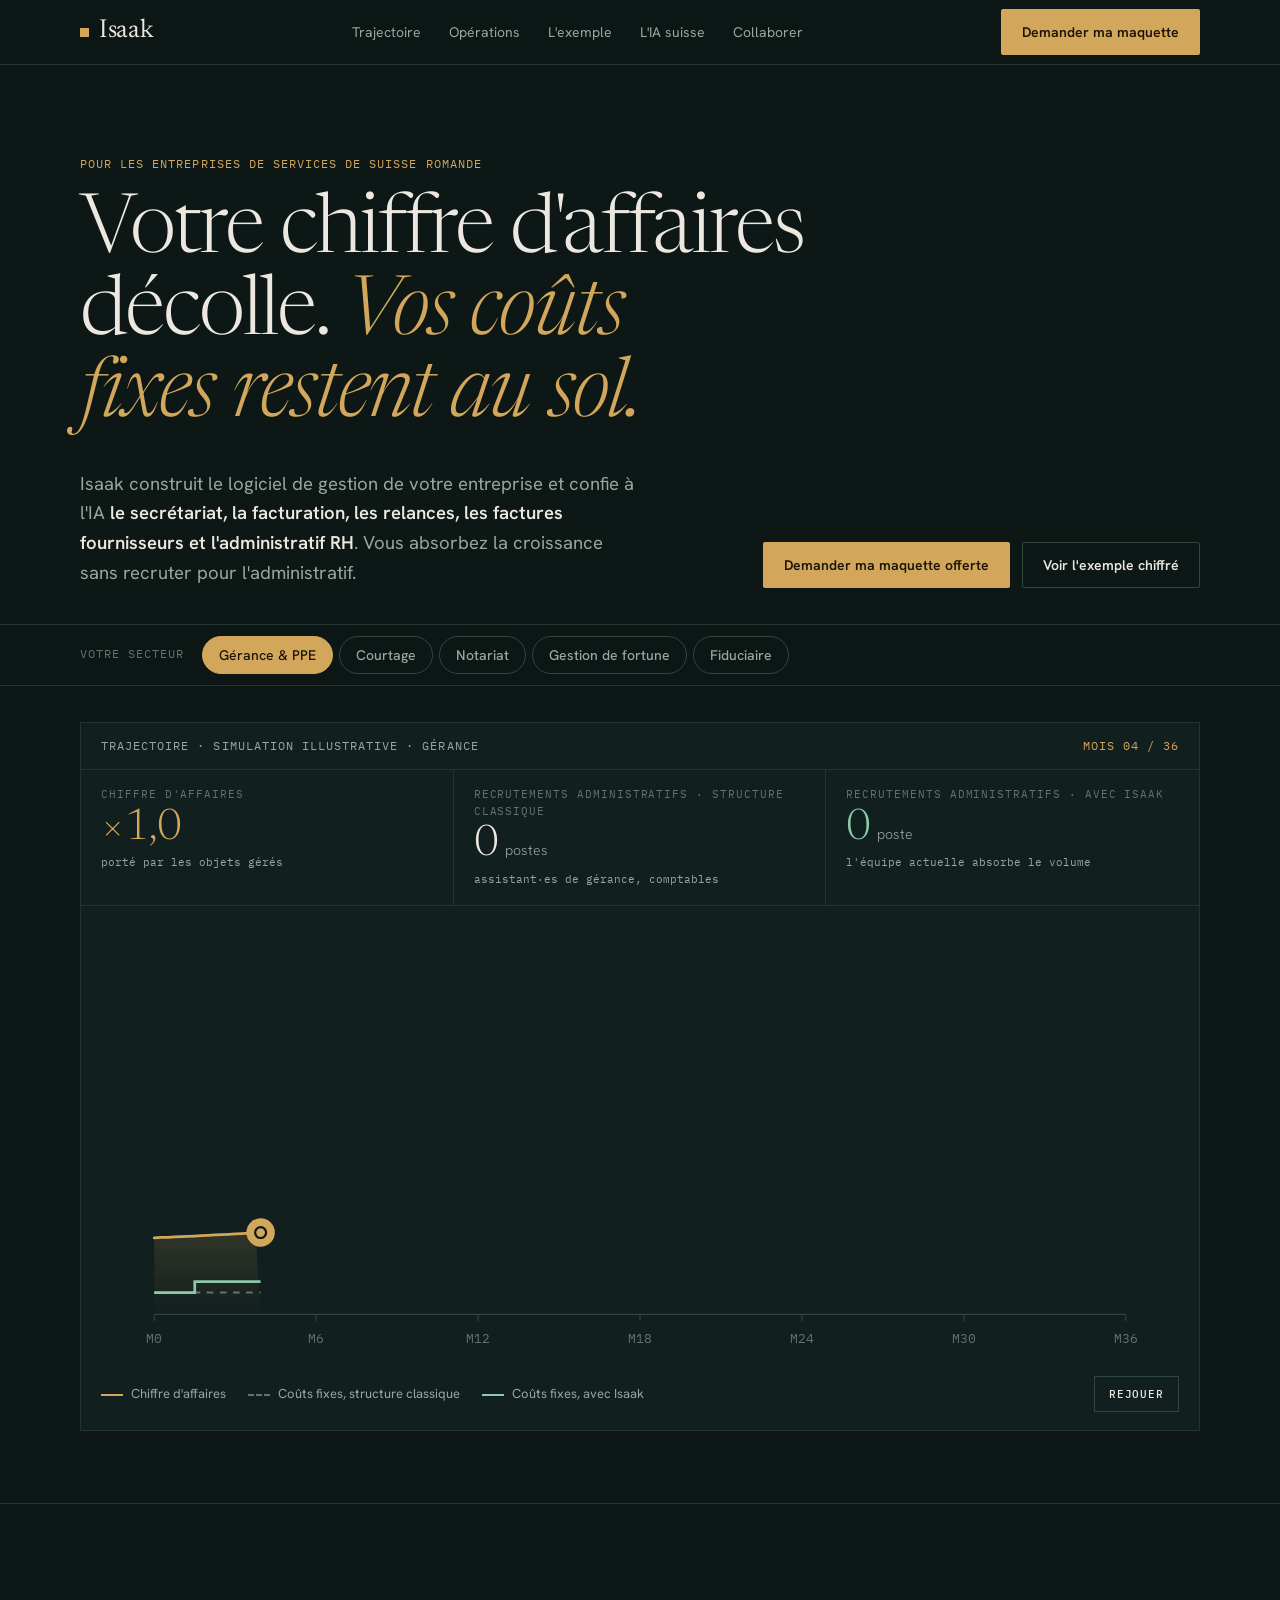
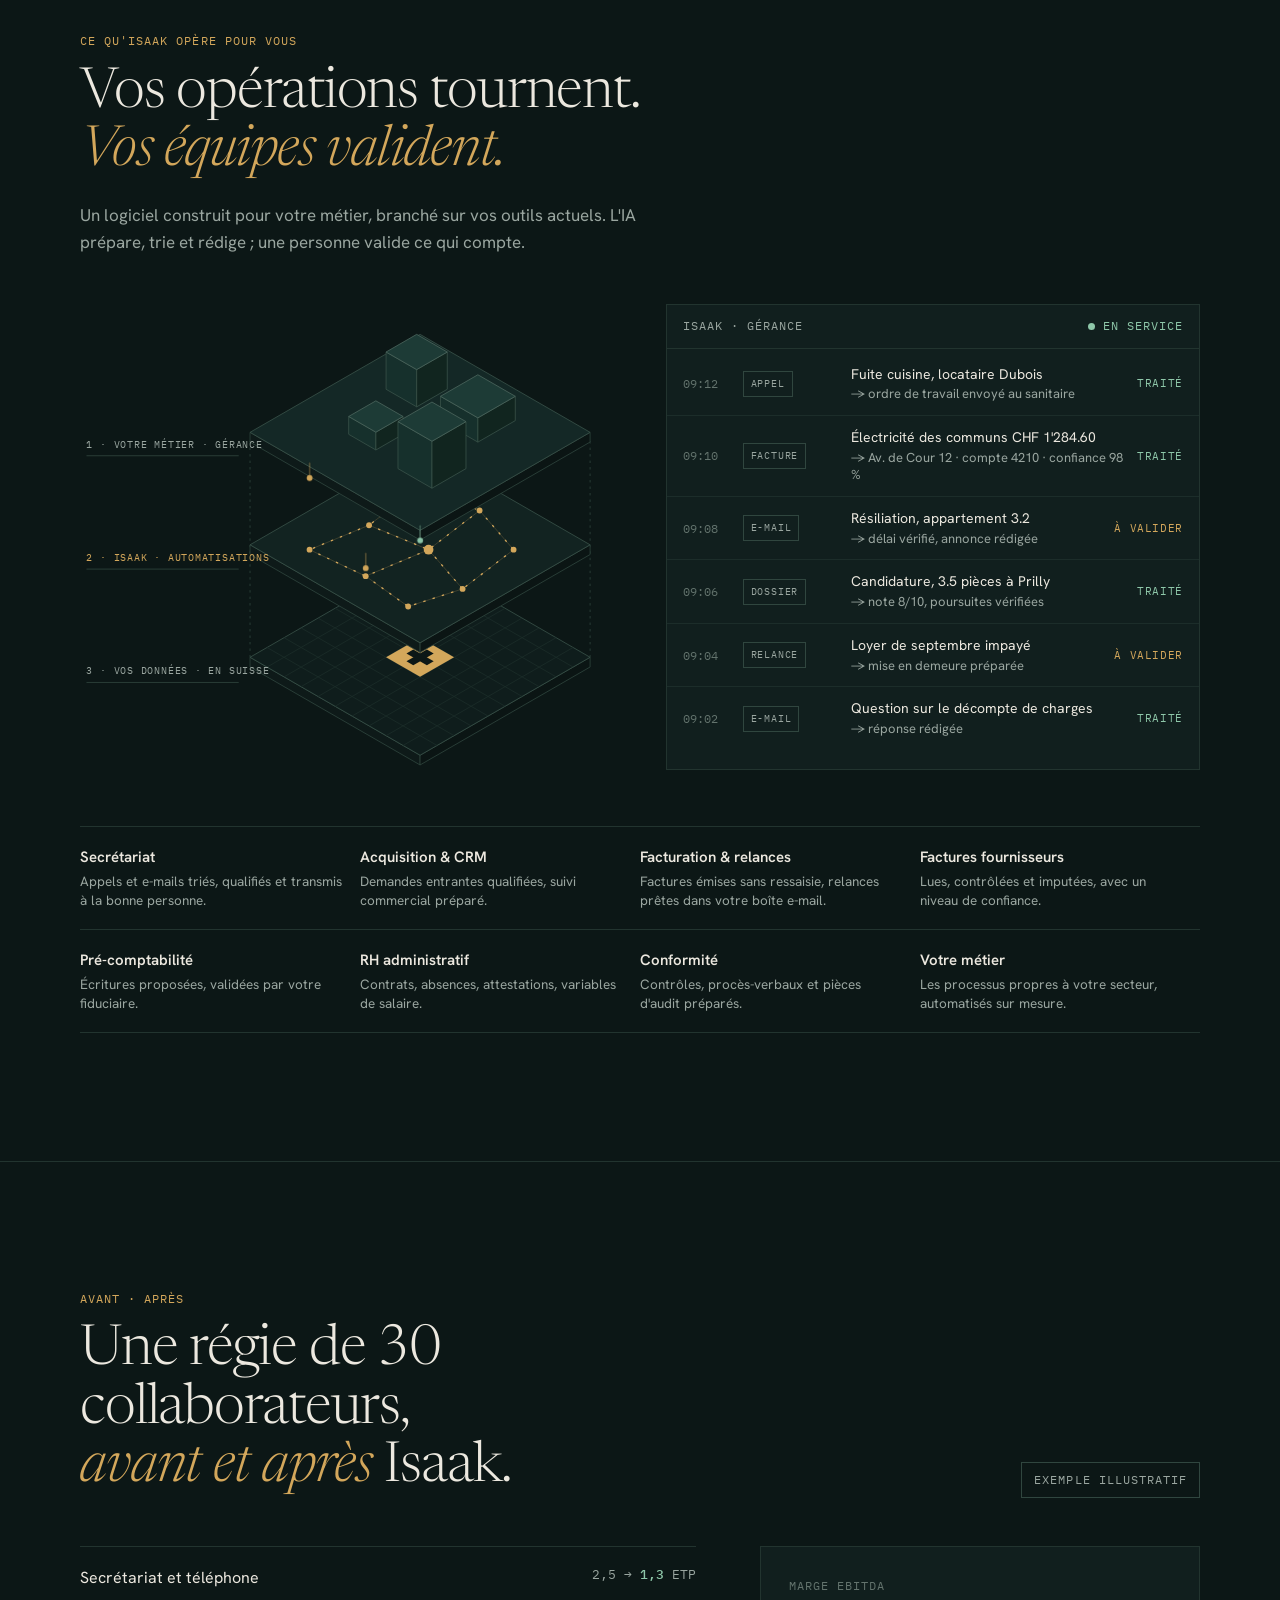
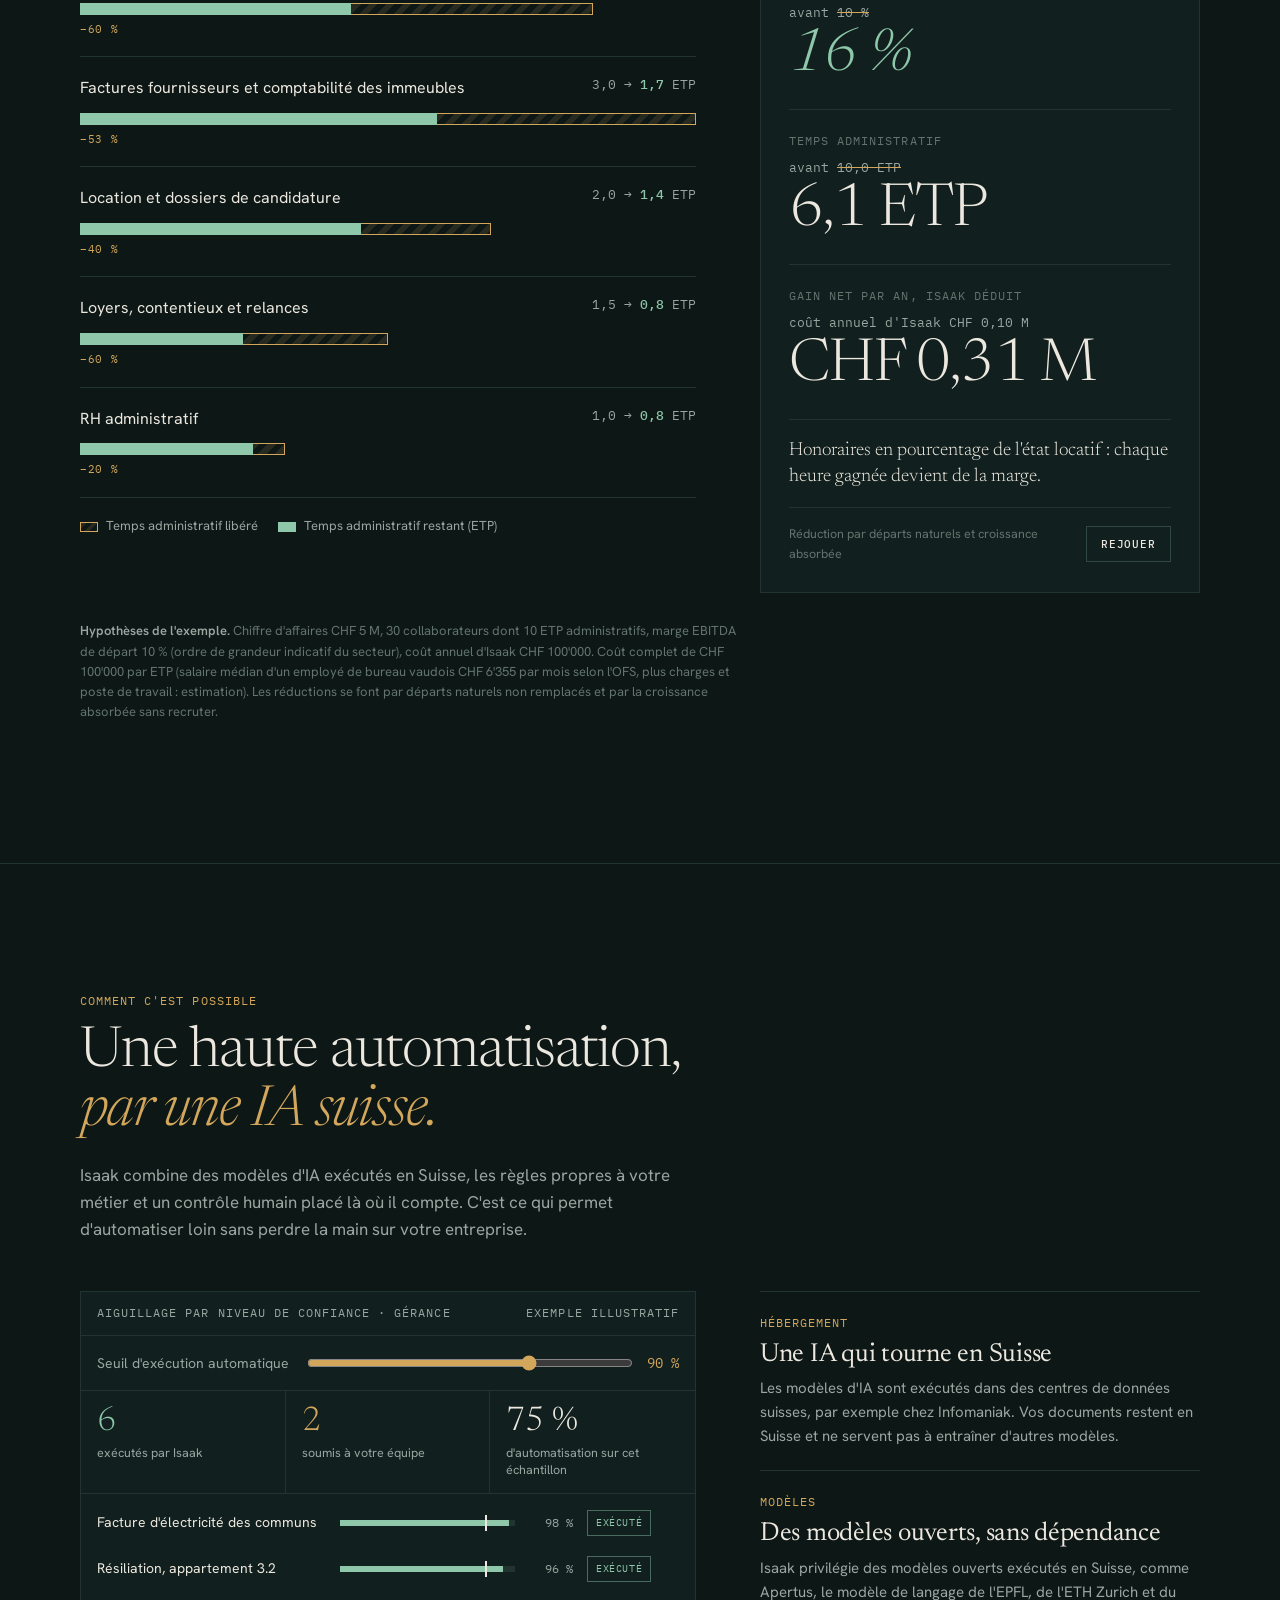
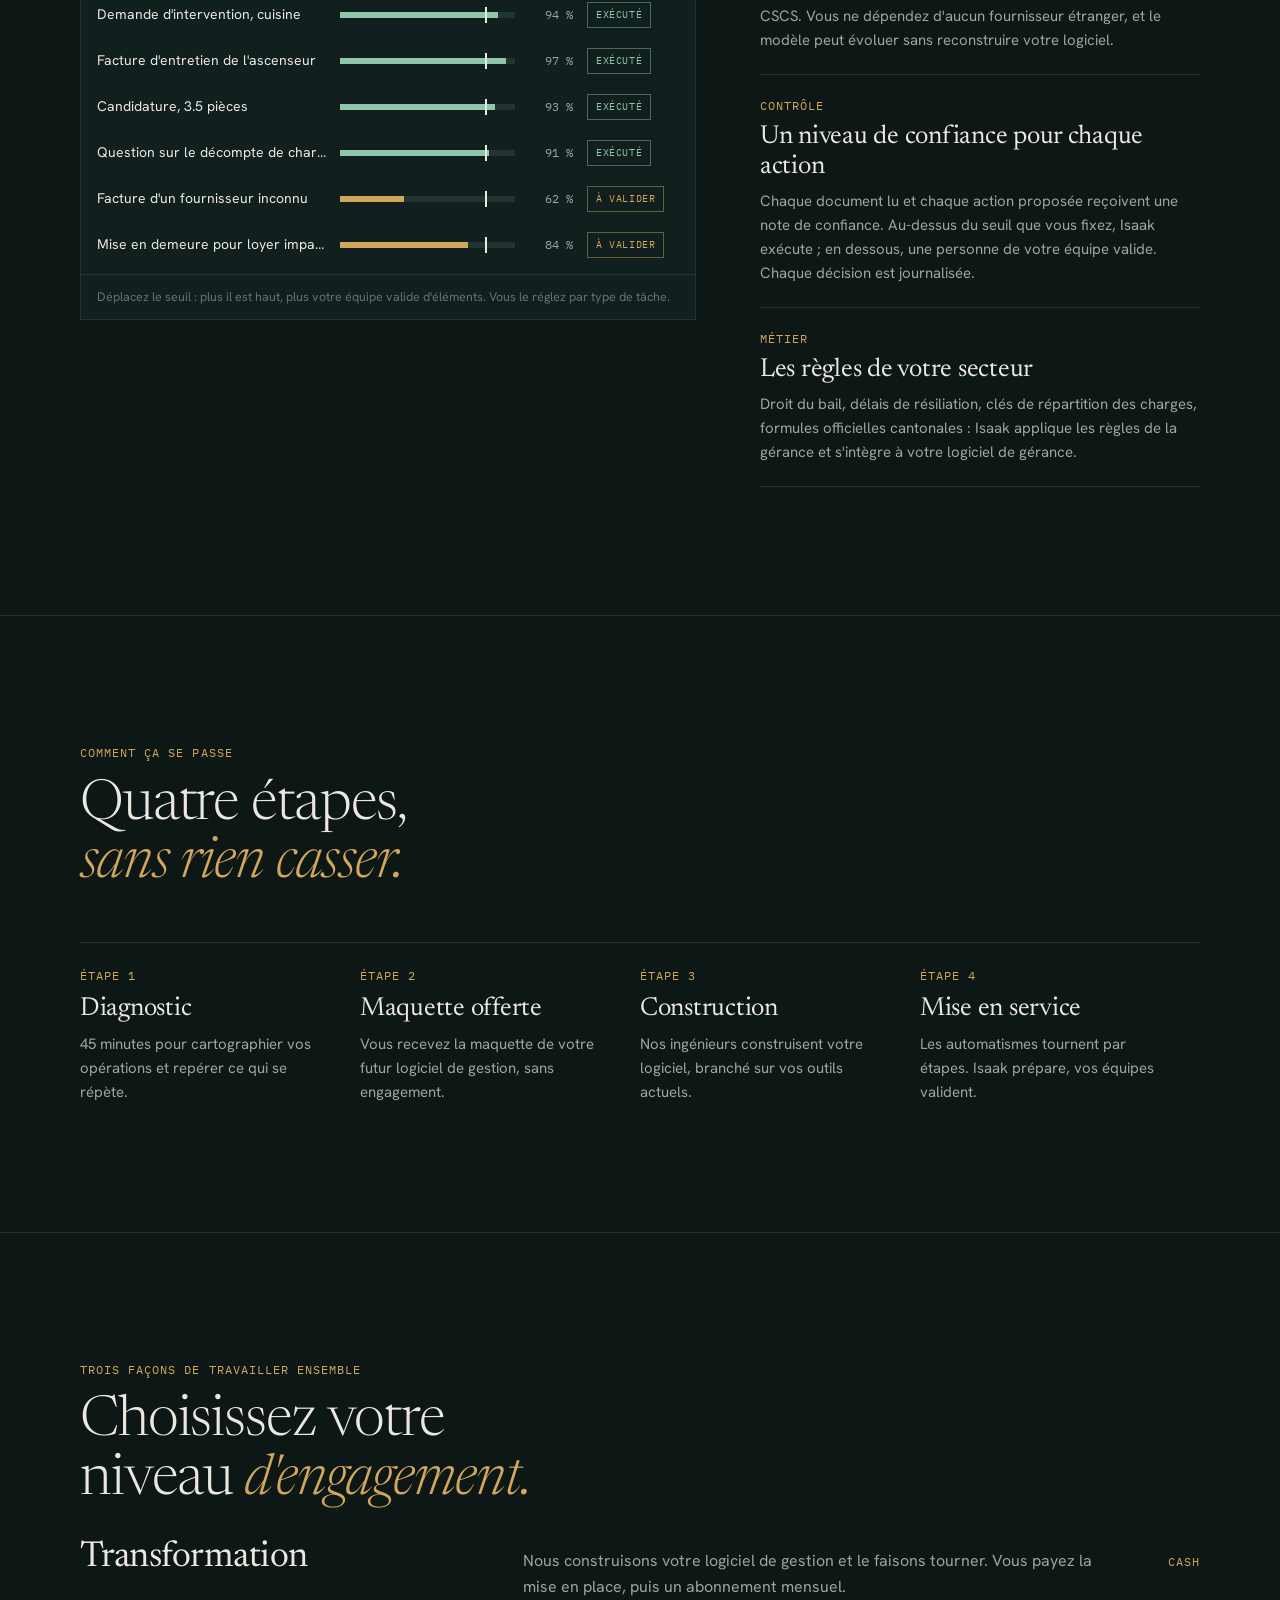
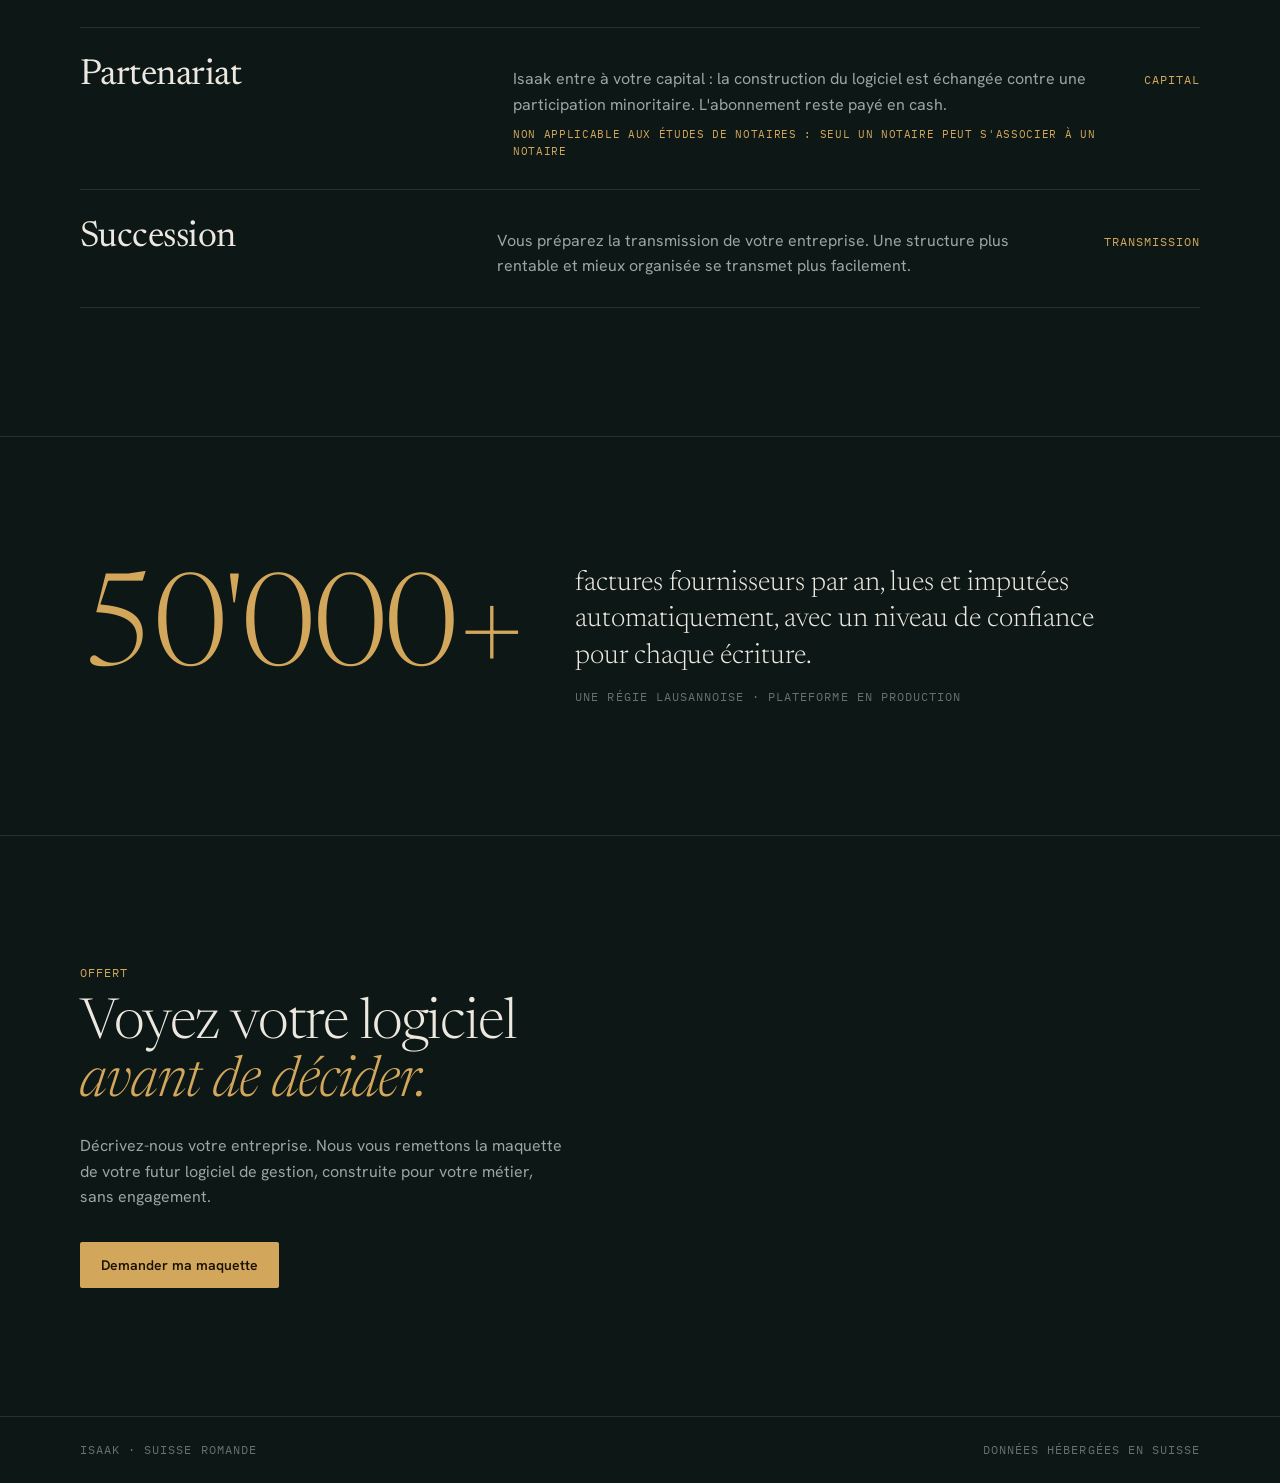
<file: maquettes/v2-isaak.html>
<!doctype html>
<html lang="fr">
<head>
<meta charset="utf-8">
<meta name="viewport" content="width=device-width, initial-scale=1, viewport-fit=cover">
<meta name="robots" content="noindex, nofollow">
<title>Isaak v2</title>
<link rel="preconnect" href="https://fonts.googleapis.com">
<link rel="preconnect" href="https://fonts.gstatic.com" crossorigin>
<link rel="stylesheet" href="https://fonts.googleapis.com/css2?family=Newsreader:ital,opsz,wght@0,6..72,300..600;1,6..72,300..500&family=Hanken+Grotesk:wght@300..700&family=IBM+Plex+Mono:wght@400;500&display=swap">
<style>
/* Layout: private-bank editorial. Serif headline, a sector switcher that drives every figure below it: trajectory, live operations over animated layers, before/after ledger */
:root{
  --ground:#0C1716; --panel:#111F1E; --panel-2:#162725; --line:#22342F; --line-2:#30463F;
  --fg:#ECE8DF; --muted:#9AA6A0; --dim:#63736D;
  --brass:#D3A75B; --brass-soft:rgba(211,167,91,.14); --sage:#8EC7A9; --sage-soft:rgba(142,199,169,.16);
  --serif:"Newsreader",Georgia,"Times New Roman",serif;
  --sans:"Hanken Grotesk","Helvetica Neue",Arial,sans-serif;
  --mono:"IBM Plex Mono",ui-monospace,Menlo,Consolas,monospace;
  color-scheme:dark;
}
*{box-sizing:border-box}
html{-webkit-text-size-adjust:100%;scroll-padding-top:140px}
body{margin:0;background:var(--ground);color:var(--fg);font-family:var(--sans);font-size:16px;line-height:1.6}
a{color:inherit}
.wrap{max-width:1200px;margin:0 auto;padding-inline:clamp(16px,4vw,40px)}
.mono{font-family:var(--mono);font-size:11.5px;letter-spacing:.09em;text-transform:uppercase}
:focus-visible{outline:2px solid var(--brass);outline-offset:3px;border-radius:2px}
.eyebrow{color:var(--brass)}

/* nav */
.nav{position:sticky;top:env(safe-area-inset-top,0px);z-index:30;background:rgba(12,23,22,.86);backdrop-filter:blur(12px);-webkit-backdrop-filter:blur(12px);border-bottom:1px solid var(--line)}
.nav .wrap{display:flex;align-items:center;justify-content:space-between;gap:16px;height:64px}
.brand{font-family:var(--serif);font-size:26px;font-weight:400;letter-spacing:-.01em;text-decoration:none;display:flex;align-items:center;gap:10px}
.brand i{width:9px;height:9px;background:var(--brass);display:inline-block}
.nav-links{display:flex;gap:28px;font-size:14px;color:var(--muted)}
.nav-links a{text-decoration:none}.nav-links a:hover{color:var(--fg)}
.btn{display:inline-flex;align-items:center;justify-content:center;height:46px;padding:0 20px;border-radius:2px;font:600 14px/1 var(--sans);text-decoration:none;border:1px solid transparent;cursor:pointer;white-space:nowrap}
.btn-brass{background:var(--brass);color:#1A1306}.btn-brass:hover{background:#E2BC78}
.btn-line{border-color:var(--line-2);color:var(--fg)}.btn-line:hover{border-color:var(--muted)}
@media (max-width:860px){.nav-links{display:none}}

/* hero */
.hero{padding-block:clamp(48px,7vw,96px) 36px}
h1{font-family:var(--serif);font-weight:300;font-size:clamp(42px,6.4vw,92px);line-height:1;letter-spacing:-.025em;margin:20px 0 0;max-width:16ch;text-wrap:balance}
h1 em{font-style:italic;color:var(--brass)}
.hero-row{display:flex;flex-wrap:wrap;justify-content:space-between;align-items:flex-end;gap:28px;margin-top:30px}
.lead{max-width:56ch;color:var(--muted);font-size:clamp(16px,1.45vw,19px);margin:0}
.lead strong{color:var(--fg);font-weight:600}
.ctas{display:flex;flex-wrap:wrap;gap:12px}

/* sector switcher */
.switch{position:sticky;top:calc(env(safe-area-inset-top,0px) + 64px);z-index:25;background:rgba(12,23,22,.9);backdrop-filter:blur(12px);-webkit-backdrop-filter:blur(12px);border-block:1px solid var(--line)}
.switch .wrap{display:flex;align-items:center;gap:18px;min-height:60px}
.switch .mono{color:var(--dim);flex:none}
.tabs{display:flex;gap:6px;overflow-x:auto;scrollbar-width:none;padding-block:10px}
.tabs::-webkit-scrollbar{display:none}
.tab{flex:none;height:38px;padding:0 16px;border:1px solid var(--line-2);background:transparent;color:var(--muted);font:500 14px var(--sans);cursor:pointer;border-radius:999px;transition:background .2s,color .2s,border-color .2s}
.tab:hover{color:var(--fg);border-color:var(--muted)}
.tab[aria-selected="true"]{background:var(--brass);border-color:var(--brass);color:#1A1306}
@media (max-width:640px){.switch .mono{display:none}}

/* trajectory */
.tele{margin-top:36px;border:1px solid var(--line);background:var(--panel)}
.tele-head{display:flex;flex-wrap:wrap;justify-content:space-between;gap:12px;padding:14px 20px;border-bottom:1px solid var(--line);color:var(--muted)}
.tele-head .live{color:var(--brass)}
.readouts{display:grid;grid-template-columns:repeat(3,minmax(0,1fr));border-bottom:1px solid var(--line)}
.ro{padding:16px 20px;border-right:1px solid var(--line);min-width:0}
.ro:last-child{border-right:0}
.ro .mono{color:var(--dim);font-size:10.5px}
.ro .val{font-family:var(--serif);font-weight:300;font-size:clamp(30px,3.4vw,44px);line-height:1.05;font-variant-numeric:tabular-nums;margin-top:4px}
.ro .val small{font-family:var(--sans);font-size:14px;color:var(--muted);margin-left:6px}
.ro .sub{font-family:var(--mono);font-size:11px;color:var(--muted);margin-top:2px}
.ro.rev .val{color:var(--brass)}
.ro.isaak .val{color:var(--sage)}
.chart{padding:8px 12px 0}
.chart svg{display:block;width:100%;height:auto}
.legend{display:flex;flex-wrap:wrap;gap:22px;padding:14px 20px 18px;color:var(--muted);font-size:13px;align-items:center}
.legend i{display:inline-block;width:22px;height:0;border-top:2px solid;margin-right:8px;vertical-align:middle}
.legend .l-rev i{border-color:var(--brass)}
.legend .l-cls i{border-color:var(--dim);border-top-style:dashed}
.legend .l-isa i{border-color:var(--sage)}
.replay{background:none;border:1px solid var(--line-2);color:var(--fg);height:36px;padding:0 14px;font:500 11px var(--mono);letter-spacing:.08em;text-transform:uppercase;cursor:pointer}
.replay:hover{border-color:var(--brass);color:var(--brass)}
.legend .replay{margin-left:auto}
@media (max-width:640px){.readouts{grid-template-columns:1fr}.ro{border-right:0;border-bottom:1px solid var(--line)}.ro:last-child{border-bottom:0}.legend .replay{margin-left:0}}
.halo{animation:halo 2.2s ease-out infinite}
@keyframes halo{0%{opacity:.5}100%{opacity:0}}

/* sections */
section.block{padding-block:clamp(72px,10vw,128px);border-top:1px solid var(--line)}
h2{font-family:var(--serif);font-weight:300;font-size:clamp(32px,4.4vw,58px);line-height:1.04;letter-spacing:-.02em;margin:14px 0 0;max-width:20ch;text-wrap:balance}
h2 em{font-style:italic;color:var(--brass)}
.sec-lead{color:var(--muted);max-width:60ch;margin:20px 0 0;font-size:17px}

/* operations */
.ops{display:grid;grid-template-columns:minmax(0,6fr) minmax(0,6fr);gap:clamp(24px,4vw,56px);align-items:center;margin-top:48px}
@media (max-width:960px){.ops{grid-template-columns:1fr}}
.stack svg{display:block;width:100%;height:auto;overflow:visible}
.stack .lbl{font-family:var(--mono);font-size:12px;letter-spacing:.08em;fill:var(--muted)}
.stack .lbl.b{fill:var(--brass)}
.legend-m{display:none;list-style:none;margin:8px 0 0;padding:0;font-family:var(--mono);font-size:11.5px;letter-spacing:.06em;text-transform:uppercase;color:var(--muted)}
.legend-m li{padding:8px 0;border-top:1px solid var(--line)}
.legend-m li b{color:var(--brass);font-weight:500;margin-right:8px}
@media (max-width:560px){.stack .lbl,.stack .lead-ln{display:none}.legend-m{display:block}}
.float{animation:float 7s ease-in-out infinite}
.float.f2{animation-delay:-2.3s}.float.f3{animation-delay:-4.6s}
@keyframes float{50%{transform:translateY(-6px)}}
.lk{stroke-dasharray:3 9;animation:flow 1.4s linear infinite}
@keyframes flow{to{stroke-dashoffset:-24}}
.console{border:1px solid var(--line);background:var(--panel);min-width:0}
.c-bar{display:flex;align-items:center;gap:10px;padding:12px 16px;border-bottom:1px solid var(--line);color:var(--muted)}
.c-bar .stat{margin-left:auto;color:var(--sage)}
.c-bar .stat::before{content:"";display:inline-block;width:7px;height:7px;border-radius:50%;background:var(--sage);margin-right:8px;animation:pulse 1.6s infinite}
@keyframes pulse{50%{opacity:.25}}
.feed{list-style:none;margin:0;padding:4px 0;min-height:420px}
.ev{display:grid;grid-template-columns:48px 96px minmax(0,1fr) auto;gap:12px;align-items:center;padding:12px 16px;border-bottom:1px solid rgba(34,52,47,.7);font-size:14px}
.ev:last-child{border-bottom:0}
.ev time{font-family:var(--mono);font-size:12px;color:var(--dim)}
.tag{font-family:var(--mono);font-size:10px;letter-spacing:.08em;text-transform:uppercase;color:var(--muted);border:1px solid var(--line-2);padding:4px 7px;justify-self:start;white-space:nowrap}
.ev p{margin:0;min-width:0;line-height:1.35}
.ev p em{display:block;font-style:normal;color:var(--muted);font-size:13px;margin-top:2px}
.st{font-family:var(--mono);font-size:10.5px;letter-spacing:.06em;text-transform:uppercase;color:var(--sage);white-space:nowrap}
.st.wait{color:var(--brass)}
.ev.enter{animation:enter .6s cubic-bezier(.2,.8,.2,1)}
@keyframes enter{from{opacity:0;transform:translateY(-10px);background:var(--brass-soft)}to{opacity:1;transform:none}}
@media (max-width:640px){.ev{grid-template-columns:40px minmax(0,1fr) auto}.ev .tag{display:none}}
.mods{display:grid;grid-template-columns:repeat(4,minmax(0,1fr));margin-top:56px;border-top:1px solid var(--line)}
.mod{padding:18px 18px 18px 0;border-bottom:1px solid var(--line);min-width:0}
.mod b{display:block;font-weight:600;font-size:15px}
.mod span{display:block;color:var(--muted);font-size:13.5px;line-height:1.45;margin-top:3px}
@media (max-width:900px){.mods{grid-template-columns:1fr 1fr}}
@media (max-width:480px){.mods{grid-template-columns:1fr}}

/* ledger */
.sec-head{display:flex;flex-wrap:wrap;justify-content:space-between;align-items:flex-end;gap:20px}
.tag-ill{border:1px solid var(--line-2);padding:8px 12px;color:var(--muted)}
.led-grid{display:grid;grid-template-columns:minmax(0,7fr) minmax(0,5fr);gap:clamp(28px,5vw,64px);margin-top:48px;align-items:start}
@media (max-width:900px){.led-grid{grid-template-columns:1fr}}
.fn{display:grid;grid-template-columns:minmax(0,1fr) auto;gap:6px 16px;padding:18px 0;border-bottom:1px solid var(--line)}
.fn:first-child{border-top:1px solid var(--line)}
.fn .nums{font-family:var(--mono);font-size:13px;color:var(--muted);font-variant-numeric:tabular-nums;text-align:right}
.fn .nums b{color:var(--sage);font-weight:500}
.track{grid-column:1/-1;position:relative;height:12px;margin-top:6px}
.track .before{position:absolute;left:0;top:0;bottom:0;border:1px solid var(--brass);background:repeating-linear-gradient(135deg,var(--brass-soft) 0 6px,transparent 6px 12px)}
.track .after{position:absolute;left:0;top:0;bottom:0;background:var(--sage)}
.fn .cut{grid-column:1/-1;font-family:var(--mono);font-size:11px;letter-spacing:.06em;color:var(--brass)}
.key{display:flex;flex-wrap:wrap;gap:20px;margin-top:18px;font-size:13px;color:var(--muted)}
.key i{display:inline-block;width:18px;height:10px;margin-right:8px;vertical-align:middle}
.key .k1 i{border:1px solid var(--brass);background:repeating-linear-gradient(135deg,var(--brass-soft) 0 4px,transparent 4px 8px)}
.key .k2 i{background:var(--sage)}
.sum{border:1px solid var(--line);background:var(--panel);padding:8px 28px}
.big{padding:22px 0;border-bottom:1px solid var(--line)}
.big .mono{color:var(--dim)}
.big .was{font-family:var(--mono);font-size:13px;color:var(--muted);margin-top:8px;font-variant-numeric:tabular-nums}
.big .was s{text-decoration-color:var(--brass)}
.big .now{font-family:var(--serif);font-weight:300;font-size:clamp(40px,4.6vw,60px);line-height:1;letter-spacing:-.02em;font-variant-numeric:tabular-nums;margin-top:4px}
.big .now em{font-style:italic;color:var(--sage)}
.capture{padding:18px 0;color:var(--fg);font-family:var(--serif);font-size:19px;line-height:1.35;font-weight:300;border-bottom:1px solid var(--line)}
.sum-foot{display:flex;justify-content:space-between;align-items:center;gap:12px;padding:16px 0 20px}
.sum-foot span{color:var(--dim);font-size:12.5px}
.hyp{margin-top:28px;color:var(--dim);font-size:13px;max-width:96ch;line-height:1.55}
.hyp b{color:var(--muted);font-weight:600}

/* swiss AI */
.ia-grid{display:grid;grid-template-columns:minmax(0,7fr) minmax(0,5fr);gap:clamp(28px,5vw,64px);margin-top:48px;align-items:start}
@media (max-width:960px){.ia-grid{grid-template-columns:1fr}}
.gate{border:1px solid var(--line);background:var(--panel);min-width:0}
.g-bar{display:flex;flex-wrap:wrap;justify-content:space-between;gap:10px;padding:12px 16px;border-bottom:1px solid var(--line);color:var(--muted)}
.g-ctrl{display:grid;grid-template-columns:auto minmax(0,1fr) auto;gap:16px;align-items:center;padding:16px;border-bottom:1px solid var(--line);font-size:14px}
.g-ctrl label{color:var(--muted)}
.g-ctrl input{width:100%;accent-color:var(--brass);cursor:pointer}
.g-ctrl output{font-family:var(--mono);font-size:14px;color:var(--brass);min-width:4ch;text-align:right}
@media (max-width:560px){.g-ctrl{grid-template-columns:minmax(0,1fr) auto}.g-ctrl label{grid-column:1/-1}}
.g-sum{display:grid;grid-template-columns:repeat(3,minmax(0,1fr));border-bottom:1px solid var(--line)}
.g-sum div{padding:14px 16px;border-right:1px solid var(--line);min-width:0}
.g-sum div:last-child{border-right:0}
.g-sum b{display:block;font-family:var(--serif);font-weight:300;font-size:34px;line-height:1;font-variant-numeric:tabular-nums}
.g-sum div:first-child b{color:var(--sage)}
.g-sum div:nth-child(2) b{color:var(--brass)}
.g-sum span{display:block;color:var(--muted);font-size:12.5px;margin-top:6px;line-height:1.35}
.g-list{list-style:none;margin:0;padding:6px 0}
.gr{display:grid;grid-template-columns:minmax(0,1fr) minmax(80px,30%) 44px 92px;gap:14px;align-items:center;padding:10px 16px;font-size:14px}
.gr .nm{min-width:0;overflow:hidden;text-overflow:ellipsis;white-space:nowrap}
.cb{position:relative;height:6px;background:var(--line)}
.cb .fl{position:absolute;left:0;top:0;bottom:0;transition:background .3s}
.cb .th{position:absolute;top:-5px;bottom:-5px;width:2px;margin-left:-1px;background:var(--fg);transition:left .15s}
.gr .pc{font-family:var(--mono);font-size:12px;color:var(--muted);text-align:right;font-variant-numeric:tabular-nums}
.pill{font-family:var(--mono);font-size:10px;letter-spacing:.06em;text-transform:uppercase;padding:4px 8px;border:1px solid;justify-self:start;white-space:nowrap}
.pill.au{color:var(--sage);border-color:rgba(142,199,169,.45)}
.pill.hu{color:var(--brass);border-color:rgba(211,167,91,.45)}
.gr.enter{animation:enter .6s cubic-bezier(.2,.8,.2,1)}
@media (max-width:560px){.gr{grid-template-columns:minmax(0,1fr) 40px 86px;row-gap:8px}.gr .cb{grid-column:1/-1;order:5}}
.g-note{padding:12px 16px;border-top:1px solid var(--line);color:var(--dim);font-size:12.5px}
.pil{padding:22px 0;border-bottom:1px solid var(--line)}
.pil:first-child{border-top:1px solid var(--line)}
.pil .mono{color:var(--brass)}
.pil h3{font-family:var(--serif);font-weight:400;font-size:26px;letter-spacing:-.01em;line-height:1.15;margin:8px 0 6px}
.pil p{margin:0;color:var(--muted);font-size:15px}

/* steps, ways, proof */
.steps{display:grid;grid-template-columns:repeat(4,minmax(0,1fr));margin-top:48px;border-top:1px solid var(--line)}
.step{padding:24px 24px 0 0;min-width:0}
.step .mono{color:var(--brass)}
.step h3{font-family:var(--serif);font-weight:400;font-size:26px;margin:10px 0 8px;letter-spacing:-.01em;line-height:1.1}
.step p{margin:0;color:var(--muted);font-size:15px}
@media (max-width:860px){.steps{grid-template-columns:1fr 1fr;row-gap:28px}}
@media (max-width:480px){.steps{grid-template-columns:1fr}}
.way{display:grid;grid-template-columns:minmax(0,4fr) minmax(0,6fr) auto;gap:clamp(16px,3vw,40px);padding:28px 0;border-bottom:1px solid var(--line);align-items:baseline;transition:opacity .3s}
.way:first-of-type{border-top:1px solid var(--line);margin-top:48px}
.way h3{font-family:var(--serif);font-weight:400;font-size:clamp(26px,2.8vw,36px);margin:0;letter-spacing:-.015em;line-height:1.1}
.way p{margin:0;color:var(--muted)}
.way .mono{color:var(--brass)}
.way.off{opacity:.38}
.way .na{display:block;margin-top:8px;font-family:var(--mono);font-size:11px;letter-spacing:.06em;text-transform:uppercase;color:var(--brass)}
@media (max-width:760px){.way{grid-template-columns:1fr;gap:8px}}
.proof-grid{display:grid;grid-template-columns:auto minmax(0,1fr);gap:clamp(20px,4vw,56px);align-items:center}
.proof .num{font-family:var(--serif);font-weight:300;font-size:clamp(64px,10vw,140px);line-height:.9;letter-spacing:-.04em;color:var(--brass)}
.proof p{margin:0;font-family:var(--serif);font-size:clamp(20px,2.2vw,28px);line-height:1.3;font-weight:300;max-width:34ch}
.proof .mono{color:var(--dim);margin-top:14px;display:block}
@media (max-width:640px){.proof-grid{grid-template-columns:1fr}}
.final p{color:var(--muted);max-width:54ch;margin:20px 0 32px}
footer{border-top:1px solid var(--line);padding-block:24px;color:var(--dim)}
footer .wrap{display:flex;flex-wrap:wrap;justify-content:space-between;gap:12px}
@media (prefers-reduced-motion:reduce){*{animation:none!important;transition:none!important}}
</style>
</head>
<body>

<header class="nav">
  <div class="wrap">
    <a class="brand" href="#top"><i></i>Isaak</a>
    <nav class="nav-links" aria-label="Sections"><a href="#trajectoire">Trajectoire</a><a href="#operations">Opérations</a><a href="#exemple">L'exemple</a><a href="#ia">L'IA suisse</a><a href="#collaborer">Collaborer</a></nav>
    <a class="btn btn-brass" href="#maquette">Demander ma maquette</a>
  </div>
</header>

<main id="top">
  <section class="hero">
    <div class="wrap">
      <div class="eyebrow mono">Pour les entreprises de services de Suisse romande</div>
      <h1>Votre chiffre d'affaires décolle. <em>Vos coûts fixes restent au sol.</em></h1>
      <div class="hero-row">
        <p class="lead">Isaak construit le logiciel de gestion de votre entreprise et confie à l'IA <strong>le secrétariat, la facturation, les relances, les factures fournisseurs et l'administratif RH</strong>. Vous absorbez la croissance sans recruter pour l'administratif.</p>
        <div class="ctas"><a class="btn btn-brass" href="#maquette">Demander ma maquette offerte</a><a class="btn btn-line" href="#exemple">Voir l'exemple chiffré</a></div>
      </div>
    </div>
  </section>

  <div class="switch">
    <div class="wrap">
      <span class="mono">Votre secteur</span>
      <div class="tabs" role="tablist" aria-label="Choisir un secteur" id="tabs">
        <button class="tab" role="tab" type="button" id="tab-regie" data-k="regie" aria-selected="true">Gérance &amp; PPE</button>
        <button class="tab" role="tab" type="button" id="tab-courtier" data-k="courtier" aria-selected="false" tabindex="-1">Courtage</button>
        <button class="tab" role="tab" type="button" id="tab-notaire" data-k="notaire" aria-selected="false" tabindex="-1">Notariat</button>
        <button class="tab" role="tab" type="button" id="tab-gfi" data-k="gfi" aria-selected="false" tabindex="-1">Gestion de fortune</button>
        <button class="tab" role="tab" type="button" id="tab-fidu" data-k="fidu" aria-selected="false" tabindex="-1">Fiduciaire</button>
      </div>
    </div>
  </div>

  <section id="trajectoire" style="padding-block:36px 72px">
    <div class="wrap">
      <div class="tele" style="margin-top:0">
        <div class="tele-head mono"><span>Trajectoire · simulation illustrative · <span id="t-sector">gérance</span></span><span class="live">Mois <span id="tm">36</span> / 36</span></div>
        <div class="readouts">
          <div class="ro rev"><div class="mono">Chiffre d'affaires</div><div class="val">×<span id="mult">2,0</span></div><div class="sub" id="unit">porté par les objets gérés</div></div>
          <div class="ro"><div class="mono">Recrutements administratifs · structure classique</div><div class="val"><span id="hc">7</span><small>postes</small></div><div class="sub" id="role">assistant·es de gérance, comptables</div></div>
          <div class="ro isaak"><div class="mono">Recrutements administratifs · avec Isaak</div><div class="val"><span id="hi">0</span><small>poste</small></div><div class="sub">l'équipe actuelle absorbe le volume</div></div>
        </div>
        <div class="chart"><svg id="traj" viewBox="0 0 1000 410" role="img" aria-label="Simulation illustrative sur 36 mois : le chiffre d'affaires augmente, les coûts fixes d'une structure classique montent par paliers à chaque recrutement, ceux d'une structure avec Isaak restent presque plats."></svg></div>
        <div class="legend">
          <span class="l-rev"><i></i>Chiffre d'affaires</span>
          <span class="l-cls"><i></i>Coûts fixes, structure classique</span>
          <span class="l-isa"><i></i>Coûts fixes, avec Isaak</span>
          <button class="replay" id="replay-t" type="button">Rejouer</button>
        </div>
      </div>
    </div>
  </section>

  <section class="block" id="operations">
    <div class="wrap">
      <div class="eyebrow mono">Ce qu'Isaak opère pour vous</div>
      <h2>Vos opérations tournent. <em>Vos équipes valident.</em></h2>
      <p class="sec-lead">Un logiciel construit pour votre métier, branché sur vos outils actuels. L'IA prépare, trie et rédige ; une personne valide ce qui compte.</p>
      <div class="ops">
        <div class="stack">
          <svg id="stack" viewBox="0 0 660 560" role="img" aria-label="Trois couches superposées : votre métier, les automatisations Isaak, vos données hébergées en Suisse. Des éléments descendent du métier vers Isaak, qui les traite, puis vers les données."></svg>
          <ul class="legend-m"><li><b>1</b>Votre métier</li><li><b>2</b>Isaak · automatisations</li><li><b>3</b>Vos données · hébergées en Suisse</li></ul>
        </div>
        <div class="console" aria-label="Console d'opérations Isaak (exemple)">
          <div class="c-bar mono"><span>isaak · <span id="c-sector">gérance</span></span><span class="stat">En service</span></div>
          <ol class="feed" id="feed"></ol>
        </div>
      </div>
      <div class="mods">
        <div class="mod"><b>Secrétariat</b><span>Appels et e-mails triés, qualifiés et transmis à la bonne personne.</span></div>
        <div class="mod"><b>Acquisition &amp; CRM</b><span>Demandes entrantes qualifiées, suivi commercial préparé.</span></div>
        <div class="mod"><b>Facturation &amp; relances</b><span>Factures émises sans ressaisie, relances prêtes dans votre boîte e-mail.</span></div>
        <div class="mod"><b>Factures fournisseurs</b><span>Lues, contrôlées et imputées, avec un niveau de confiance.</span></div>
        <div class="mod"><b>Pré-comptabilité</b><span>Écritures proposées, validées par votre fiduciaire.</span></div>
        <div class="mod"><b>RH administratif</b><span>Contrats, absences, attestations, variables de salaire.</span></div>
        <div class="mod"><b>Conformité</b><span>Contrôles, procès-verbaux et pièces d'audit préparés.</span></div>
        <div class="mod"><b>Votre métier</b><span>Les processus propres à votre secteur, automatisés sur mesure.</span></div>
      </div>
    </div>
  </section>

  <section class="block" id="exemple">
    <div class="wrap">
      <div class="sec-head">
        <div><div class="eyebrow mono">Avant · après</div><h2><span id="firm">Une régie de 30 collaborateurs</span>, <em>avant et après</em> Isaak.</h2></div>
        <div class="tag-ill mono">Exemple illustratif</div>
      </div>
      <div class="led-grid">
        <div>
          <div id="fns"></div>
          <div class="key"><span class="k1"><i></i>Temps administratif libéré</span><span class="k2"><i></i>Temps administratif restant (ETP)</span></div>
        </div>
        <div class="sum">
          <div class="big"><div class="mono" id="h-label">Marge EBITDA</div><div class="was">avant <s id="h-was">10 %</s></div><div class="now"><em id="h-now">18 %</em></div></div>
          <div class="big"><div class="mono">Temps administratif</div><div class="was">avant <s id="e-was">10,0 ETP</s></div><div class="now"><span id="e-now">5,0</span> ETP</div></div>
          <div class="big"><div class="mono" id="g-label">Gain net par an, Isaak déduit</div><div class="was">coût annuel d'Isaak <span id="g-cost">CHF 0,10 M</span></div><div class="now">CHF <span id="g-now">0,40</span> M</div></div>
          <div class="capture" id="capture">Honoraires en pourcentage de l'état locatif : chaque heure gagnée devient de la marge.</div>
          <div class="sum-foot"><span>Réduction par départs naturels et croissance absorbée</span><button class="replay" id="replay-l" type="button">Rejouer</button></div>
        </div>
      </div>
      <p class="hyp"><b>Hypothèses de l'exemple.</b> <span id="hyp"></span> Coût complet de CHF 100'000 par ETP (salaire médian d'un employé de bureau vaudois CHF 6'355 par mois selon l'OFS, plus charges et poste de travail : estimation). Les réductions se font par départs naturels non remplacés et par la croissance absorbée sans recruter.</p>
    </div>
  </section>

  <section class="block" id="ia">
    <div class="wrap">
      <div class="eyebrow mono">Comment c'est possible</div>
      <h2>Une haute automatisation, <em>par une IA suisse.</em></h2>
      <p class="sec-lead">Isaak combine des modèles d'IA exécutés en Suisse, les règles propres à votre métier et un contrôle humain placé là où il compte. C'est ce qui permet d'automatiser loin sans perdre la main sur votre entreprise.</p>
      <div class="ia-grid">
        <div class="gate">
          <div class="g-bar mono"><span>Aiguillage par niveau de confiance · <span id="g-sector">gérance</span></span><span>Exemple illustratif</span></div>
          <div class="g-ctrl">
            <label for="thr">Seuil d'exécution automatique</label>
            <input type="range" id="thr" min="70" max="99" step="1" value="90">
            <output id="thr-v" for="thr">90 %</output>
          </div>
          <div class="g-sum">
            <div><b id="n-auto">6</b><span>exécutés par Isaak</span></div>
            <div><b id="n-hum">2</b><span>soumis à votre équipe</span></div>
            <div><b id="p-auto">75 %</b><span>d'automatisation sur cet échantillon</span></div>
          </div>
          <ol class="g-list" id="g-list" aria-live="polite"></ol>
          <div class="g-note">Déplacez le seuil : plus il est haut, plus votre équipe valide d'éléments. Vous le réglez par type de tâche.</div>
        </div>
        <div class="pillars">
          <div class="pil"><div class="mono">Hébergement</div><h3>Une IA qui tourne en Suisse</h3><p>Les modèles d'IA sont exécutés dans des centres de données suisses, par exemple chez Infomaniak. Vos documents restent en Suisse et ne servent pas à entraîner d'autres modèles.</p></div>
          <div class="pil"><div class="mono">Modèles</div><h3>Des modèles ouverts, sans dépendance</h3><p>Isaak privilégie des modèles ouverts exécutés en Suisse, comme Apertus, le modèle de langage de l'EPFL, de l'ETH Zurich et du CSCS. Vous ne dépendez d'aucun fournisseur étranger, et le modèle peut évoluer sans reconstruire votre logiciel.</p></div>
          <div class="pil"><div class="mono">Contrôle</div><h3>Un niveau de confiance pour chaque action</h3><p>Chaque document lu et chaque action proposée reçoivent une note de confiance. Au-dessus du seuil que vous fixez, Isaak exécute ; en dessous, une personne de votre équipe valide. Chaque décision est journalisée.</p></div>
          <div class="pil"><div class="mono">Métier</div><h3>Les règles de votre secteur</h3><p id="rules"></p></div>
        </div>
      </div>
    </div>
  </section>

  <section class="block">
    <div class="wrap">
      <div class="eyebrow mono">Comment ça se passe</div>
      <h2>Quatre étapes, <em>sans rien casser.</em></h2>
      <div class="steps">
        <div class="step"><div class="mono">Étape 1</div><h3>Diagnostic</h3><p>45 minutes pour cartographier vos opérations et repérer ce qui se répète.</p></div>
        <div class="step"><div class="mono">Étape 2</div><h3>Maquette offerte</h3><p>Vous recevez la maquette de votre futur logiciel de gestion, sans engagement.</p></div>
        <div class="step"><div class="mono">Étape 3</div><h3>Construction</h3><p>Nos ingénieurs construisent votre logiciel, branché sur vos outils actuels.</p></div>
        <div class="step"><div class="mono">Étape 4</div><h3>Mise en service</h3><p>Les automatismes tournent par étapes. Isaak prépare, vos équipes valident.</p></div>
      </div>
    </div>
  </section>

  <section class="block" id="collaborer">
    <div class="wrap">
      <div class="eyebrow mono">Trois façons de travailler ensemble</div>
      <h2>Choisissez votre niveau <em>d'engagement.</em></h2>
      <div class="way"><h3>Transformation</h3><p>Nous construisons votre logiciel de gestion et le faisons tourner. Vous payez la mise en place, puis un abonnement mensuel.</p><span class="mono">Cash</span></div>
      <div class="way" id="way-cap"><h3>Partenariat</h3><p>Isaak entre à votre capital : la construction du logiciel est échangée contre une participation minoritaire. L'abonnement reste payé en cash.<span class="na" id="na-cap" hidden>Non applicable aux études de notaires : seul un notaire peut s'associer à un notaire</span></p><span class="mono">Capital</span></div>
      <div class="way"><h3>Succession</h3><p>Vous préparez la transmission de votre entreprise. Une structure plus rentable et mieux organisée se transmet plus facilement.</p><span class="mono">Transmission</span></div>
    </div>
  </section>

  <section class="block proof">
    <div class="wrap proof-grid">
      <div class="num">50'000+</div>
      <div><p>factures fournisseurs par an, lues et imputées automatiquement, avec un niveau de confiance pour chaque écriture.</p><span class="mono">Une régie lausannoise · plateforme en production</span></div>
    </div>
  </section>

  <section class="block final" id="maquette">
    <div class="wrap">
      <div class="eyebrow mono">Offert</div>
      <h2>Voyez votre logiciel <em>avant de décider.</em></h2>
      <p>Décrivez-nous votre entreprise. Nous vous remettons la maquette de votre futur logiciel de gestion, construite pour votre métier, sans engagement.</p>
      <a class="btn btn-brass" href="#maquette">Demander ma maquette</a>
    </div>
  </section>
</main>
<footer><div class="wrap mono"><span>Isaak · Suisse romande</span><span>Données hébergées en Suisse</span></div></footer>

<script>
(function(){
  var reduce=window.matchMedia("(prefers-reduced-motion: reduce)").matches;
  var NS="http://www.w3.org/2000/svg";
  function el(t,a,p){var e=document.createElementNS(NS,t);for(var k in a)e.setAttribute(k,a[k]);p.appendChild(e);return e}
  function fr(n,d){return n.toFixed(d==null?1:d).replace(".",",")}
  function $(id){return document.getElementById(id)}

  /* ---------- sector data (illustrative) ---------- */
  var S={
    regie:{name:"gérance",
      traj:{mult:2.0,unit:"porté par les objets gérés",role:"assistant·es de gérance, comptables",hires:[4,9,13,18,23,27,31]},
      layer:"GÉRANCE",
      firm:"Une régie de 30 collaborateurs",
      fns:[["Secrétariat et téléphone",2.5,1.0],["Factures fournisseurs et comptabilité des immeubles",3.0,1.4],["Location et dossiers de candidature",2.0,1.2],["Loyers, contentieux et relances",1.5,0.6],["RH administratif",1.0,0.8]],
      head:{type:"margin",ca:5.0,m0:.10},cost:.10,
      capture:"Honoraires en pourcentage de l'état locatif : chaque heure gagnée devient de la marge.",
      hyp:"Chiffre d'affaires CHF 5 M, 30 collaborateurs dont 10 ETP administratifs, marge EBITDA de départ 10 % (ordre de grandeur indicatif du secteur), coût annuel d'Isaak CHF 100'000.",
      feed:[["Appel","Fuite cuisine, locataire Dubois","ordre de travail envoyé au sanitaire",0],["Facture","Électricité des communs CHF 1'284.60","Av. de Cour 12 · compte 4210 · confiance 98 %",0],["E-mail","Résiliation, appartement 3.2","délai vérifié, annonce rédigée",1],["Dossier","Candidature, 3.5 pièces à Prilly","note 8/10, poursuites vérifiées",0],["Relance","Loyer de septembre impayé","mise en demeure préparée",1],["E-mail","Question sur le décompte de charges","réponse rédigée",0],["Facture","Fournisseur inconnu CHF 2'860.00","contrôle humain requis",1],["PPE","Assemblée générale du 12","procès-verbal rédigé depuis l'enregistrement",1]]},
    courtier:{name:"courtage",
      traj:{mult:1.8,unit:"porté par les contrats en portefeuille",role:"gestionnaires de sinistres et d'offres",hires:[5,11,16,22,28]},
      layer:"COURTAGE",
      firm:"Un cabinet de courtage de 15 collaborateurs",
      fns:[["Secrétariat et téléphone",1.0,0.4],["Renouvellements et comparatifs d'offres",2.0,0.9],["Sinistres",1.5,0.8],["Décomptes de commissions et comptabilité",1.0,0.4],["Conformité LSA et procès-verbaux de conseil",1.5,0.7]],
      head:{type:"margin",ca:2.7,m0:.07},cost:.08,
      capture:"Rémunération à la commission : chaque heure gagnée devient de la marge.",
      hyp:"Chiffre d'affaires CHF 2,7 M de commissions, 15 collaborateurs dont 7 ETP de back-office, marge EBITDA de départ 7 % (ordre de grandeur indicatif du secteur), coût annuel d'Isaak CHF 80'000.",
      feed:[["E-mail","Police RC entreprise échue dans 120 jours","questionnaire de renouvellement envoyé",0],["Offres","5 offres d'assureurs reçues","comparatif généré",1],["Appel","Sinistre dégât des eaux, client PME","dossier ouvert, pièces demandées",0],["Décompte","Commissions du 3e trimestre","rapproché, 2 écarts signalés",1],["LSA","Entretien de conseil","procès-verbal rédigé et archivé",0],["E-mail","Avenant de police reçu en PDF","portefeuille mis à jour",0],["Relance","Assureur sans réponse depuis 10 jours","relance envoyée",0],["Analyse","Portefeuille d'une PME","2 lacunes, 1 doublon détectés",1]]},
    notaire:{name:"notariat",
      traj:{mult:1.6,unit:"porté par le nombre d'actes",role:"clercs, secrétaires",hires:[6,13,20,28]},
      layer:"NOTARIAT",
      firm:"Une étude de notaires de 15 collaborateurs",
      fns:[["Accueil, téléphone et rendez-vous",1.5,0.6],["Collecte des pièces et projets d'actes",4.0,2.4],["Réquisitions et formalités",2.0,0.9],["Émoluments, droits et comptabilité",1.5,0.7],["Contrôles LBA",1.0,0.5]],
      head:{type:"perAct"},cost:.08,
      capture:"Émolument fixé par l'acte, pas par le temps passé : chaque heure de préparation gagnée devient de la marge.",
      hyp:"Deux notaires et 13 collaborateurs, dont 10 ETP de préparation et d'administration, volume d'actes constant, coût annuel d'Isaak CHF 80'000.",
      feed:[["E-mail","Pièces reçues, vente PPE à Pully","liste de contrôle complète",0],["Acte","Projet d'acte de vente","prêt à relire",1],["LBA","Ayant droit économique identifié","dossier archivé",0],["Appel","Demande d'estimation de frais","émolument calculé selon le tarif",0],["RF","Réquisition au registre foncier","préparée",1],["Relance","Extrait du registre foncier manquant","relance client envoyée",0],["Succession","Relevés bancaires reçus","inventaire pré-rempli",1],["E-mail","Demande de rendez-vous","créneau proposé",0]]},
    gfi:{name:"gestion de fortune",
      traj:{mult:1.7,unit:"porté par les actifs sous gestion",role:"back-office, conformité",hires:[7,15,24,31]},
      layer:"GESTION DE FORTUNE",
      firm:"Un gérant de fortune indépendant de 12 collaborateurs",
      fns:[["Ouvertures de compte et KYC",1.5,0.6],["Reporting multi-banques",2.0,0.6],["Contrôles LSFin et conformité",1.5,0.8],["Préparation de l'audit",0.5,0.2],["Secrétariat et correspondance",1.0,0.5]],
      head:{type:"compliance",idx:[0,1,2,3]},cost:.08,
      capture:"Rémunération sur les actifs gérés : la conformité coûte moins, la marge se reconstitue.",
      hyp:"12 collaborateurs dont 6,5 ETP de back-office et de conformité, coût annuel d'Isaak CHF 80'000.",
      feed:[["Relevés","Relevés de 4 banques reçus","reporting consolidé mis à jour",0],["KYC","Ouverture de compte","dossier complet",1],["LSFin","Contrôle d'adéquation","1 écart signalé",1],["E-mail","Question client sur la performance","réponse rédigée",1],["Audit","Audit annuel","38 pièces rassemblées",0],["Appel","Changement d'adresse client","dossier mis à jour",0],["Reporting","Rapports mensuels de 120 clients","générés",0],["Sanctions","Listes de sanctions mises à jour","portefeuille contrôlé",0]]},
    fidu:{name:"fiduciaire",
      traj:{mult:1.8,unit:"porté par le nombre de mandats",role:"comptables, gestionnaires de salaires",hires:[4,9,14,19,25,30]},
      layer:"FIDUCIAIRE",
      firm:"Une fiduciaire de 12 collaborateurs",
      fns:[["Saisie comptable et rapprochements",4.0,2.0],["Salaires",1.5,0.8],["TVA et bouclements",2.0,1.4],["Déclarations d'impôt",1.5,1.0],["Secrétariat et relation client",1.0,0.6]],
      head:{type:"capacity"},cost:.08,
      capture:"Facturation à l'heure : le gain se capte en absorbant plus de mandats, ou en passant au forfait.",
      hyp:"12 collaborateurs dont 10 ETP de production, coût annuel d'Isaak CHF 80'000 ; le gain net est calculé à volume de mandats constant.",
      feed:[["QR-facture","Pièce d'un client","écriture proposée · confiance 98 %",0],["E-mail","Variables de salaire d'octobre","impôt à la source contrôlé",0],["Banque","Relevé bancaire","42 rapprochements automatiques",0],["Relance","Pièces manquantes pour la TVA","relance client préparée",1],["Impôts","Déclaration d'un particulier","pré-remplie",1],["Appel","« Où en est mon bouclement ? »","statut communiqué",0],["Pièce","Ticket de caisse illisible","mis de côté pour contrôle",1],["E-mail","Nouveau mandat","dossier client créé",0]]}
  };
  var cur="regie";

  /* ---------- trajectory ---------- */
  var svg=$("traj"),T=36,X0=56,X1=944,BASE=366,YC=346;
  function x(t){return X0+(t/T)*(X1-X0)}
  var k=0.085,E=Math.exp(k*T)-1;
  function f(t){return (Math.exp(k*t)-1)/E}
  var cfg;
  function yRev(t){return 296-f(t)*246*Math.min(1,(cfg.mult-1)/1.0)}
  function stepH(){return Math.min(19,140/cfg.hires.length)}
  el("line",{x1:X0,y1:BASE,x2:X1,y2:BASE,stroke:"#30463F"},svg);
  for(var m=0;m<=36;m+=6){el("line",{x1:x(m),y1:BASE,x2:x(m),y2:BASE+6,stroke:"#30463F"},svg);var tx=el("text",{x:x(m),y:BASE+26,"text-anchor":"middle",fill:"#63736D","font-family":"IBM Plex Mono, monospace","font-size":12},svg);tx.textContent="M"+m}
  var defs=el("defs",{},svg),ga=el("linearGradient",{id:"area",x1:"0",x2:"0",y1:"0",y2:"1"},defs);
  el("stop",{offset:"0","stop-color":"#D3A75B","stop-opacity":".16"},ga);el("stop",{offset:"1","stop-color":"#D3A75B","stop-opacity":"0"},ga);
  var area=el("path",{fill:"url(#area)"},svg);
  var cls=el("path",{fill:"none",stroke:"#63736D","stroke-width":2,"stroke-dasharray":"6 6"},svg);
  var isa=el("path",{fill:"none",stroke:"#8EC7A9","stroke-width":2.5},svg);
  var rev=el("path",{fill:"none",stroke:"#D3A75B","stroke-width":2.5,"stroke-linecap":"round"},svg);
  var marks=el("g",{},svg);
  var gap=el("g",{opacity:0},svg),gl=el("line",{stroke:"#9AA6A0","stroke-width":1},gap),gt=el("text",{fill:"#ECE8DF","font-family":"IBM Plex Mono, monospace","font-size":12,"text-anchor":"end"},gap);gt.textContent="COÛTS FIXES ÉVITÉS";
  var halo=el("circle",{r:13,fill:"#D3A75B","class":"halo"},svg),dot=el("circle",{r:5,fill:"#D3A75B",stroke:"#0C1716","stroke-width":2},svg);
  function draw(t){
    var d="M"+x(0)+","+yRev(0),a="M"+x(0)+","+BASE+" L"+x(0)+","+yRev(0);
    for(var s=.25;s<=t+1e-6;s+=.25){var p=x(s).toFixed(1)+","+yRev(s).toFixed(1);d+=" L"+p;a+=" L"+p}
    rev.setAttribute("d",d);area.setAttribute("d",a+" L"+x(t).toFixed(1)+","+BASE+" Z");
    var h=stepH(),y=YC,c="M"+x(0)+","+YC,n=0;
    while(marks.firstChild)marks.removeChild(marks.firstChild);
    cfg.hires.forEach(function(hh){if(hh<=t){n++;c+=" H"+x(hh).toFixed(1);y-=h;c+=" V"+y;var tt=el("text",{x:x(hh)+5,y:y-7,fill:"#9AA6A0","font-family":"IBM Plex Mono, monospace","font-size":11},marks);tt.textContent="+1"}});
    cls.setAttribute("d",c+" H"+x(t).toFixed(1));
    var i="M"+x(0)+","+YC+" H"+x(Math.min(t,1.5)).toFixed(1);if(t>=1.5)i+=" V"+(YC-10)+" H"+x(t).toFixed(1);isa.setAttribute("d",i);
    dot.setAttribute("cx",x(t));dot.setAttribute("cy",yRev(t));halo.setAttribute("cx",x(t));halo.setAttribute("cy",yRev(t));
    var show=t>33;gap.setAttribute("opacity",show?1:0);
    if(show){var top=YC-h*cfg.hires.length,bot=YC-10,gx=x(T)-4;gl.setAttribute("x1",gx);gl.setAttribute("x2",gx);gl.setAttribute("y1",top);gl.setAttribute("y2",bot);gt.setAttribute("x",gx-8);gt.setAttribute("y",(top+bot)/2+4)}
    $("tm").textContent=String(Math.round(t)).padStart(2,"0");
    $("mult").textContent=fr(1+(cfg.mult-1)*f(t));$("hc").textContent=n;$("hi").textContent="0";
  }
  var rafT=null;
  function playT(){cancelAnimationFrame(rafT);if(reduce){draw(T);return}var st=null,D=5200;function step(ts){if(!st)st=ts;var p=Math.min(1,(ts-st)/D),e=p<.5?2*p*p:1-Math.pow(-2*p+2,2)/2;draw(e*T);if(p<1)rafT=requestAnimationFrame(step)}rafT=requestAnimationFrame(step)}
  $("replay-t").addEventListener("click",playT);

  /* ---------- animated layers ---------- */
  var st=$("stack"),CX=420,A=210,B=121,D=12,Y=[150,290,430];
  function P(cy,u,v){return [CX+(u-v)*A,cy-B+(u+v)*B]}
  function pts(a){return a.map(function(p){return p[0].toFixed(1)+","+p[1].toFixed(1)}).join(" ")}
  function poly(cy,uv){return pts(uv.map(function(q){return P(cy,q[0],q[1])}))}
  function plate(parent,cy,fill){
    el("polygon",{points:pts([[CX-A,cy],[CX,cy+B],[CX,cy+B+D],[CX-A,cy+D]]),fill:"#0E1A19",stroke:"#30463F"},parent);
    el("polygon",{points:pts([[CX,cy+B],[CX+A,cy],[CX+A,cy+D],[CX,cy+B+D]]),fill:"#0B1514",stroke:"#30463F"},parent);
    el("polygon",{points:poly(cy,[[0,0],[1,0],[1,1],[0,1]]),fill:fill,stroke:"#3A5249"},parent);
  }
  function box(g,cy,u,v,s,h){
    var t=[[u,v],[u+s,v],[u+s,v+s],[u,v+s]].map(function(q){var p=P(cy,q[0],q[1]);return [p[0],p[1]-h]});
    var b=[[u+s,v],[u+s,v+s],[u,v+s]].map(function(q){return P(cy,q[0],q[1])});
    el("polygon",{points:pts([t[3],t[2],b[1],b[2]]),fill:"#16302C",stroke:"#3A5249"},g);
    el("polygon",{points:pts([t[2],t[1],b[0],b[1]]),fill:"#11251F",stroke:"#3A5249"},g);
    el("polygon",{points:pts(t),fill:"#1D3B36",stroke:"#4C665D"},g);
  }
  [[CX-A,0],[CX+A,0],[CX,B]].forEach(function(o){el("line",{x1:o[0],y1:Y[0]+o[1]+D,x2:o[0],y2:Y[2]+o[1],stroke:"#30463F","stroke-dasharray":"3 5"},st)});
  var o3=el("g",{},st),g3=el("g",{"class":"float f3"},o3);plate(g3,Y[2],"#0F1D1C");
  for(var i=1;i<10;i++){el("polyline",{points:poly(Y[2],[[i/10,0],[i/10,1]]),stroke:"#1C2D2A",fill:"none"},g3);el("polyline",{points:poly(Y[2],[[0,i/10],[1,i/10]]),stroke:"#1C2D2A",fill:"none"},g3)}
  el("polygon",{points:poly(Y[2],[[.4,.4],[.6,.4],[.6,.6],[.4,.6]]),fill:"#D3A75B"},g3);
  el("polygon",{points:poly(Y[2],[[.44,.48],[.56,.48],[.56,.52],[.44,.52]]),fill:"#0C1716"},g3);
  el("polygon",{points:poly(Y[2],[[.48,.44],[.52,.44],[.52,.56],[.48,.56]]),fill:"#0C1716"},g3);
  var o2=el("g",{},st),g2=el("g",{"class":"float f2"},o2);plate(g2,Y[1],"#122321");
  var nodes=[[.2,.2],[.5,.15],[.8,.25],[.25,.55],[.55,.5],[.85,.6],[.2,.85],[.5,.82],[.78,.85]];
  var links=[[0,1],[1,2],[0,3],[1,4],[2,5],[3,4],[4,5],[3,6],[4,7],[5,8],[6,7],[7,8]];
  links.forEach(function(l,j){var a=P(Y[1],nodes[l[0]][0],nodes[l[0]][1]),b=P(Y[1],nodes[l[1]][0],nodes[l[1]][1]);
    el("line",{x1:a[0],y1:a[1],x2:b[0],y2:b[1],stroke:"#D3A75B","stroke-opacity":.22,"stroke-width":1.2},g2);
    var lk=el("line",{x1:a[0],y1:a[1],x2:b[0],y2:b[1],stroke:"#D3A75B","stroke-width":1.6,"class":"lk"},g2);lk.style.animationDelay=(-j*.27)+"s"});
  var nodeEls=nodes.map(function(n,j){var p=P(Y[1],n[0],n[1]);return el("circle",{cx:p[0],cy:p[1],r:j===4?6:3.6,fill:"#D3A75B"},g2)});
  var o1=el("g",{},st),g1=el("g",{"class":"float"},o1);plate(g1,Y[0],"#142826");
  box(g1,Y[0],.18,.2,.18,46);box(g1,Y[0],.5,.16,.22,30);box(g1,Y[0],.3,.56,.16,22);box(g1,Y[0],.62,.55,.2,58);
  var pk=el("g",{},st);
  var L=[[Y[0],"1 · VOTRE MÉTIER · ",""],[Y[1],"2 · ISAAK · AUTOMATISATIONS","b"],[Y[2],"3 · VOS DONNÉES · EN SUISSE",""]];
  var layerTxt;
  L.forEach(function(l,j){el("line",{x1:8,y1:l[0]+30,x2:CX-A-14,y2:l[0]+30,stroke:"#30463F","class":"lead-ln"},st);var t=el("text",{x:8,y:l[0]+20,"class":"lbl "+l[2]},st);t.textContent=l[1];if(j===0)layerTxt=t});
  // separation on reveal
  function separate(){if(reduce)return;var s0=null;function sp(ts){if(!s0)s0=ts;var p=Math.min(1,(ts-s0)/1400),e=1-Math.pow(1-p,3),dd=110*(1-e);o1.setAttribute("transform","translate(0,"+dd.toFixed(1)+")");o3.setAttribute("transform","translate(0,"+(-dd).toFixed(1)+")");pk.setAttribute("opacity",e.toFixed(2));if(p<1)requestAnimationFrame(sp)}requestAnimationFrame(sp)}
  // packets: drop from the business layer onto an Isaak node, then down into the data layer
  var packets=[];
  for(var q=0;q<5;q++){var g=el("g",{opacity:0},pk);var tr=el("line",{stroke:"#D3A75B","stroke-width":2,"stroke-linecap":"round"},g);var c=el("circle",{r:3.6,fill:"#D3A75B"},g);packets.push({g:g,tr:tr,c:c,t0:-q*900,node:q%nodes.length})}
  var DUR=3200,lastHit={};
  function loop(ts){
    packets.forEach(function(p){
      var tt=(ts-p.t0)%(DUR*1.4);if(tt<0)tt+=DUR*1.4;
      if(tt<16){p.node=Math.floor(Math.random()*nodes.length)}
      var pr=tt/DUR;if(pr>1){p.g.setAttribute("opacity",0);return}
      var n=nodes[p.node],top=P(Y[0],n[0],n[1]),bot=P(Y[2],n[0],n[1]),y=top[1]+(bot[1]-top[1])*pr;
      var col=pr<.5?"#D3A75B":"#8EC7A9";
      p.c.setAttribute("cx",top[0]);p.c.setAttribute("cy",y);p.c.setAttribute("fill",col);
      p.tr.setAttribute("x1",top[0]);p.tr.setAttribute("x2",top[0]);p.tr.setAttribute("y1",y-18);p.tr.setAttribute("y2",y);p.tr.setAttribute("stroke",col);p.tr.setAttribute("stroke-opacity",.35);
      p.g.setAttribute("opacity",(pr<.08?pr/.08:pr>.9?(1-pr)/.1:1).toFixed(2));
      if(pr>.48&&pr<.52){var ne=nodeEls[p.node];ne.setAttribute("r",9);ne.setAttribute("fill","#8EC7A9");lastHit[p.node]=ts}
    });
    nodeEls.forEach(function(ne,j){if(lastHit[j]&&ts-lastHit[j]>380){ne.setAttribute("r",j===4?6:3.6);ne.setAttribute("fill","#D3A75B");lastHit[j]=0}});
    requestAnimationFrame(loop);
  }
  if(!reduce)requestAnimationFrame(loop);

  /* ---------- console feed ---------- */
  var feed=$("feed"),fi=0,clock=[9,12],feedTimer=null;
  function evHTML(e,hh,mm){return '<time>'+String(hh).padStart(2,"0")+':'+String(mm).padStart(2,"0")+'</time><span class="tag">'+e[0]+'</span><p>'+e[1]+' <em>→ '+e[2]+'</em></p><span class="st'+(e[3]?' wait':'')+'">'+(e[3]?'À valider':'Traité')+'</span>'}
  function renderFeed(){
    var F=S[cur].feed;feed.innerHTML="";clock=[9,12];
    for(var j=0;j<6;j++){var li=document.createElement("li");li.className="ev";li.innerHTML=evHTML(F[j],9,12-j*2);feed.appendChild(li)}
    fi=6;
  }
  function tick(){var F=S[cur].feed,e=F[fi%F.length];fi++;clock[1]+=1+Math.floor(Math.random()*2);if(clock[1]>59){clock[1]-=60;clock[0]++}
    var li=document.createElement("li");li.className="ev enter";li.innerHTML=evHTML(e,clock[0],clock[1]);feed.insertBefore(li,feed.firstChild);while(feed.children.length>6)feed.removeChild(feed.lastChild)}

  /* ---------- ledger ---------- */
  var fns=$("fns"),rows=[];
  function sum(a,ix){return a.reduce(function(s,r){return s+r[ix]},0)}
  function headline(sec,p){
    var b=sum(sec.fns,1),a=sum(sec.fns,2),now=b+(a-b)*p,h=sec.head;
    if(h.type==="margin"){var e0=h.ca*h.m0,e=e0+((b-now)*0.1-sec.cost*p);return {label:"Marge EBITDA",was:Math.round(h.m0*100)+" %",now:Math.round(e/h.ca*100)+" %"}}
    if(h.type==="perAct"){var c=(now*0.1+sec.cost*p)/(b*0.1);return {label:"Coût administratif par acte",was:"base 100",now:"−"+Math.round((1-c)*100)+" %"}}
    if(h.type==="compliance"){var cb=0,ca=0;h.idx.forEach(function(j){cb+=sec.fns[j][1];ca+=sec.fns[j][1]+(sec.fns[j][2]-sec.fns[j][1])*p});return {label:"Temps de conformité et de reporting",was:fr(cb)+" ETP",now:"−"+Math.round((1-ca/cb)*100)+" %"}}
    return {label:"Capacité de production, même équipe",was:"×1,0",now:"×"+fr(b/now)};
  }
  function renderLedger(){
    var sec=S[cur],MAX=Math.max.apply(null,sec.fns.map(function(r){return r[1]}));
    fns.innerHTML="";
    rows=sec.fns.map(function(r){var d=document.createElement("div");d.className="fn";
      d.innerHTML='<div class="name">'+r[0]+'</div><div class="nums">'+fr(r[1])+' → <b>'+fr(r[2])+'</b> ETP</div><div class="track"><div class="before" style="width:'+(r[1]/MAX*100)+'%"></div><div class="after" style="width:'+(r[2]/MAX*100)+'%"></div></div><div class="cut">−'+Math.round((1-r[2]/r[1])*100)+' %</div>';
      fns.appendChild(d);return {r:r,after:d.querySelector(".after"),num:d.querySelector("b"),MAX:MAX}});
    $("firm").textContent=sec.firm;$("capture").textContent=sec.capture;$("hyp").textContent=sec.hyp;
    $("e-was").textContent=fr(sum(sec.fns,1))+" ETP";$("g-cost").textContent="CHF "+fr(sec.cost,2)+" M";
    $("g-label").textContent=sec.head.type==="capacity"?"Gain net par an à volume constant":"Gain net par an, Isaak déduit";
    var h=headline(sec,1);$("h-label").textContent=h.label;$("h-was").textContent=h.was;
    setL(1);
  }
  function setL(p){
    var sec=S[cur];
    rows.forEach(function(o){var v=o.r[1]+(o.r[2]-o.r[1])*p;o.after.style.width=(v/o.MAX*100)+"%";o.num.textContent=fr(v)});
    var b=sum(sec.fns,1),a=sum(sec.fns,2),now=b+(a-b)*p;
    $("e-now").textContent=fr(now);$("g-now").textContent=fr(Math.max(0,(b-now)*0.1-sec.cost*p),2);
    $("h-now").textContent=headline(sec,p).now;
  }
  function playL(){if(reduce){setL(1);return}var s0=null;function stp(ts){if(!s0)s0=ts;var p=Math.min(1,(ts-s0)/2400),e=1-Math.pow(1-p,3);setL(e);if(p<1)requestAnimationFrame(stp)}setL(0);requestAnimationFrame(stp)}
  $("replay-l").addEventListener("click",playL);

  /* ---------- confidence gate ---------- */
  var CONF={
    regie:[["Facture d'électricité des communs",98],["Résiliation, appartement 3.2",96],["Demande d'intervention, cuisine",94],["Facture d'entretien de l'ascenseur",97],["Candidature, 3.5 pièces",93],["Question sur le décompte de charges",91],["Facture d'un fournisseur inconnu",62],["Mise en demeure pour loyer impayé",84]],
    courtier:[["Avenant de police reçu en PDF",97],["Décompte de commissions du trimestre",93],["Déclaration de sinistre",91],["Offre d'assureur à comparer",95],["Procès-verbal de conseil LSA",92],["Résiliation de police d'un client",84],["Facture d'honoraires",98],["Sinistre sans police identifiée",58]],
    notaire:[["Pièces d'une vente PPE",95],["Extrait du registre foncier",99],["Réquisition au registre foncier",90],["Calcul de l'émolument",97],["Identification de l'ayant droit (LBA)",91],["Projet d'acte de succession",72],["Demande de rendez-vous",99],["Pièce d'identité illisible",54]],
    gfi:[["Relevé de la banque A",99],["Relevé de la banque B",97],["Dossier KYC d'ouverture",92],["Contrôle d'adéquation LSFin",91],["Question d'un client sur la performance",76],["Mise à jour des listes de sanctions",98],["Pièce pour l'audit annuel",95],["Transaction inhabituelle",61]],
    fidu:[["QR-facture d'un client",98],["Relevé bancaire",97],["Variables de salaire",93],["Ticket de caisse froissé",71],["Facture d'un fournisseur étranger",91],["Décompte TVA du trimestre",94],["Déclaration d'impôt d'un particulier",92],["Pièce illisible",48]]
  };
  var RULES={
    regie:"Droit du bail, délais de résiliation, clés de répartition des charges, formules officielles cantonales : Isaak applique les règles de la gérance et s'intègre à votre logiciel de gérance.",
    courtier:"LSA, accord de branche, procès-verbaux de conseil, décomptes de courtage : Isaak applique les règles du courtage et s'intègre à votre logiciel de courtage.",
    notaire:"Tarifs cantonaux des émoluments, réquisitions au registre foncier, obligations LBA : Isaak applique les règles du notariat, sous votre secret professionnel.",
    gfi:"LSFin, LBA, exigences de votre organisme de surveillance : Isaak applique les règles de la gestion de fortune et tient vos pièces d'audit à jour.",
    fidu:"TVA, impôt à la source, LPP, transmission Swissdec : Isaak applique les règles fiduciaires et s'intègre à votre logiciel comptable."
  };
  var thr=90,glist=$("g-list");
  function pos(v){return Math.max(0,Math.min(100,(v-40)/60*100))}
  function renderGate(){
    glist.innerHTML="";
    CONF[cur].forEach(function(it){var li=document.createElement("li");li.className="gr";li._it=it;
      li.innerHTML='<span class="nm">'+it[0]+'</span><span class="cb"><span class="fl" style="width:'+pos(it[1])+'%"></span><span class="th"></span></span><span class="pc">'+it[1]+' %</span><span class="pill"></span>';
      glist.appendChild(li)});
    $("g-sector").textContent=S[cur].name;$("rules").textContent=RULES[cur];
    updGate();
  }
  function updGate(){
    var a=0,h=0;
    [].forEach.call(glist.children,function(li){var au=li._it[1]>=thr;if(au)a++;else h++;
      li.querySelector(".fl").style.background=au?"#8EC7A9":"#D3A75B";li.querySelector(".th").style.left=pos(thr)+"%";
      var p=li.querySelector(".pill");p.className="pill "+(au?"au":"hu");p.textContent=au?"Exécuté":"À valider"});
    $("n-auto").textContent=a;$("n-hum").textContent=h;$("p-auto").textContent=Math.round(a/(a+h)*100)+" %";$("thr-v").textContent=thr+" %";
  }
  $("thr").addEventListener("input",function(e){thr=+e.target.value;updGate()});
  function rotGate(){var last=glist.lastElementChild;if(!last)return;glist.removeChild(last);last.classList.remove("enter");void last.offsetWidth;last.classList.add("enter");glist.insertBefore(last,glist.firstChild)}

  /* ---------- sector switch ---------- */
  var tabs=[].slice.call(document.querySelectorAll(".tab"));
  function select(k,animate){
    cur=k;var sec=S[k];
    tabs.forEach(function(t){var on=t.dataset.k===k;t.setAttribute("aria-selected",on);t.tabIndex=on?0:-1});
    cfg=sec.traj;$("unit").textContent=sec.traj.unit;$("role").textContent=sec.traj.role;
    $("t-sector").textContent=sec.name;$("c-sector").textContent=sec.name;
    layerTxt.textContent="1 · VOTRE MÉTIER · "+sec.layer;
    $("way-cap").classList.toggle("off",k==="notaire");$("na-cap").hidden=k!=="notaire";
    renderFeed();renderLedger();renderGate();
    if(animate){playT();playL()}else{draw(T)}
  }
  tabs.forEach(function(t,j){
    t.addEventListener("click",function(){select(t.dataset.k,true)});
    t.addEventListener("keydown",function(e){var n=e.key==="ArrowRight"?1:e.key==="ArrowLeft"?-1:0;if(!n)return;e.preventDefault();var nt=tabs[(j+n+tabs.length)%tabs.length];nt.focus();select(nt.dataset.k,true)});
  });
  select("regie",false);
  if(!reduce){feedTimer=setInterval(tick,2400);setInterval(rotGate,2900)}

  if("IntersectionObserver" in window){
    var seen={};
    var io=new IntersectionObserver(function(es){es.forEach(function(e){if(!e.isIntersecting||seen[e.target.id])return;seen[e.target.id]=1;
      if(e.target.id==="traj")playT();if(e.target.id==="stack")separate();if(e.target.id==="fns")playL()})},{threshold:.3});
    [$("traj"),$("stack"),$("fns")].forEach(function(n){io.observe(n)});
  }
})();
</script>
</body>
</html>
</file>
<file: maquettes/assets/isaak.css>
/* Isaak — shared design system for the three landing pages.
   Layout: product storytelling on graph paper. Giant sans headline, white sheets for product surfaces,
   a sector switcher that drives every figure below it, an ink block to close. */
:root{
  --ground:#F2F4F7; --panel:#FFFFFF; --panel-2:#F7F8FA; --line:#E1E5EC; --line-2:#CDD3DE;
  --fg:#0B1226; --muted:#566079; --dim:#8E97AB;
  --accent:#2645F2; --accent-soft:#E6EAFE; --ok:#0E9F57; --ok-soft:#E3F6EC; --warn:#C77600; --warn-soft:#FDF1DC;
  --ink:#0B1226; --ink-line:#25304D; --on-ink:#FFFFFF; --on-ink-muted:#AEB7CD; --on-ink-accent:#8FA2FF;
  --plate-1:#FFFFFF; --plate-2:#EEF1FE; --plate-3:#F7F8FA; --plate-l:#E2E7EF; --plate-r:#D3DAE5; --plate-stroke:#BFC8D7; --plate-grid:#E6EAF0;
  --display:"Funnel Display","Helvetica Neue",Arial,sans-serif;
  --body:"Funnel Sans","Helvetica Neue",Arial,sans-serif;
  --mono:"IBM Plex Mono",ui-monospace,Menlo,Consolas,monospace;
  color-scheme:light;
}
*{box-sizing:border-box}
html{-webkit-text-size-adjust:100%;scroll-padding-top:140px}
body{margin:0;background:var(--ground);color:var(--fg);font-family:var(--body);font-size:16px;line-height:1.55;
  background-image:linear-gradient(var(--line) 1px,transparent 1px),linear-gradient(90deg,var(--line) 1px,transparent 1px);background-size:64px 64px;background-position:-1px -1px}
a{color:inherit}
[hidden]{display:none!important}
.wrap{max-width:1200px;margin:0 auto;padding-inline:clamp(16px,4vw,40px)}
.mono{font-family:var(--mono);font-size:12px;letter-spacing:.07em;text-transform:uppercase}
:focus-visible{outline:2px solid var(--accent);outline-offset:3px;border-radius:4px}
.eyebrow{color:var(--accent)}

/* nav */
.nav{position:sticky;top:env(safe-area-inset-top,0px);z-index:30;background:rgba(242,244,247,.86);backdrop-filter:blur(12px);-webkit-backdrop-filter:blur(12px);border-bottom:1px solid var(--line)}
.nav .wrap{display:flex;align-items:center;justify-content:space-between;gap:16px;height:64px}
.brand{font-family:var(--display);font-weight:700;font-size:22px;letter-spacing:-.02em;text-decoration:none;display:flex;align-items:center;gap:8px}
.brand i{width:10px;height:10px;background:var(--accent);border-radius:2px;transform:rotate(45deg);display:inline-block}
.nav-links{display:flex;gap:6px;font-size:14px;color:var(--muted)}
.nav-links a{text-decoration:none;padding:8px 12px;border-radius:8px}
.nav-links a:hover{color:var(--fg);background:var(--panel)}
.nav-links a[aria-current="page"]{color:var(--fg);background:var(--panel);box-shadow:inset 0 0 0 1px var(--line)}
.btn{display:inline-flex;align-items:center;justify-content:center;height:46px;padding:0 18px;border-radius:10px;font:600 14px/1 var(--body);text-decoration:none;border:1px solid transparent;cursor:pointer;white-space:nowrap}
.btn-ink{background:var(--ink);color:var(--on-ink)}.btn-ink:hover{background:var(--accent)}
.btn-line{background:var(--panel);border-color:var(--line);color:var(--fg)}.btn-line:hover{border-color:var(--dim)}
@media (max-width:860px){.nav-links{display:none}}

/* hero */
.hero{padding-block:clamp(56px,8vw,104px) 40px}
h1{font-family:var(--display);font-weight:640;font-size:clamp(44px,7.4vw,108px);line-height:.95;letter-spacing:-.035em;margin:18px 0 0;max-width:14ch;text-wrap:balance}
h1 em{font-style:normal;color:var(--accent)}
.hero-row{display:flex;flex-wrap:wrap;justify-content:space-between;align-items:flex-end;gap:24px;margin-top:32px}
.lead{max-width:54ch;color:var(--muted);font-size:clamp(16px,1.5vw,19px);margin:0}
.lead strong{color:var(--fg);font-weight:600}
.ctas{display:flex;flex-wrap:wrap;gap:10px}

/* sector switcher */
.switch{position:sticky;top:calc(env(safe-area-inset-top,0px) + 64px);z-index:25;background:rgba(242,244,247,.9);backdrop-filter:blur(12px);-webkit-backdrop-filter:blur(12px);border-block:1px solid var(--line)}
.switch .wrap{display:flex;align-items:center;gap:18px;min-height:60px}
.switch .mono{color:var(--dim);flex:none}
.tabs{display:flex;gap:6px;overflow-x:auto;scrollbar-width:none;padding-block:10px}
.tabs::-webkit-scrollbar{display:none}
.tab{flex:none;height:38px;padding:0 16px;border:1px solid var(--line);background:var(--panel);color:var(--muted);font:500 14px var(--body);cursor:pointer;border-radius:999px;transition:background .2s,color .2s,border-color .2s}
.tab:hover{color:var(--fg);border-color:var(--dim)}
.tab[aria-selected="true"]{background:var(--ink);border-color:var(--ink);color:var(--on-ink)}
@media (max-width:640px){.switch .mono{display:none}}

/* sections */
section.block{padding-block:clamp(72px,10vw,128px)}
h2{font-family:var(--display);font-weight:620;font-size:clamp(32px,4.6vw,62px);line-height:1;letter-spacing:-.03em;margin:14px 0 0;max-width:18ch;text-wrap:balance}
h2 em{font-style:normal;color:var(--accent)}
.sec-lead{color:var(--muted);max-width:58ch;margin:18px 0 0;font-size:17px}
.sec-head{display:flex;flex-wrap:wrap;justify-content:space-between;align-items:flex-end;gap:20px}
.tag-ill{border:1px solid var(--line);background:var(--panel);border-radius:999px;padding:6px 12px;color:var(--muted)}
.replay{background:var(--panel);border:1px solid var(--line);color:var(--fg);height:34px;padding:0 14px;border-radius:8px;font:500 11px var(--mono);letter-spacing:.07em;text-transform:uppercase;cursor:pointer}
.replay:hover{border-color:var(--accent);color:var(--accent)}
.sheet{background:var(--panel);border:1px solid var(--line);border-radius:18px;box-shadow:0 40px 80px -48px rgba(11,18,38,.35);overflow:hidden;min-width:0}

/* trajectory */
.tele-head{display:flex;flex-wrap:wrap;justify-content:space-between;gap:12px;padding:14px 20px;border-bottom:1px solid var(--line);color:var(--muted)}
.tele-head .live{color:var(--accent)}
.readouts{display:grid;grid-template-columns:repeat(3,minmax(0,1fr));border-bottom:1px solid var(--line)}
.ro{padding:16px 20px;border-right:1px solid var(--line);min-width:0}
.ro:last-child{border-right:0}
.ro .mono{color:var(--dim);font-size:10.5px}
.ro .val{font-family:var(--display);font-weight:620;font-size:clamp(30px,3.4vw,44px);line-height:1.05;letter-spacing:-.03em;font-variant-numeric:tabular-nums;margin-top:4px}
.ro .val small{font-family:var(--body);font-weight:400;font-size:14px;color:var(--muted);margin-left:6px;letter-spacing:0}
.ro .sub{font-family:var(--mono);font-size:11px;color:var(--muted);margin-top:2px}
.ro.rev .val{color:var(--accent)}
.ro.isaak .val{color:var(--ok)}
.chart{padding:8px 12px 0}
.chart svg{display:block;width:100%;height:auto}
.legend{display:flex;flex-wrap:wrap;gap:22px;padding:14px 20px 18px;color:var(--muted);font-size:13px;align-items:center}
.legend i{display:inline-block;width:22px;height:0;border-top:2px solid;margin-right:8px;vertical-align:middle}
.legend .l-rev i{border-color:var(--accent)}
.legend .l-cls i{border-color:var(--dim);border-top-style:dashed}
.legend .l-isa i{border-color:var(--ok)}
.legend .replay{margin-left:auto}
@media (max-width:640px){.readouts{grid-template-columns:1fr}.ro{border-right:0;border-bottom:1px solid var(--line)}.ro:last-child{border-bottom:0}.legend .replay{margin-left:0}}
.halo{animation:halo 2.2s ease-out infinite}
@keyframes halo{0%{opacity:.35}100%{opacity:0}}

/* operations: layers + console */
.ops{display:grid;grid-template-columns:minmax(0,6fr) minmax(0,6fr);gap:clamp(24px,4vw,56px);align-items:center;margin-top:48px}
@media (max-width:960px){.ops{grid-template-columns:1fr}}
.stack svg{display:block;width:100%;height:auto;overflow:visible}
.stack .lbl{font-family:var(--mono);font-size:12px;letter-spacing:.07em;fill:var(--muted)}
.stack .lbl.b{fill:var(--accent)}
.legend-m{display:none;list-style:none;margin:8px 0 0;padding:0;font-family:var(--mono);font-size:11.5px;letter-spacing:.06em;text-transform:uppercase;color:var(--muted)}
.legend-m li{padding:8px 0;border-top:1px solid var(--line)}
.legend-m li b{color:var(--accent);font-weight:500;margin-right:8px}
@media (max-width:560px){.stack .lbl,.stack .lead-ln{display:none}.legend-m{display:block}}
.float{animation:float 7s ease-in-out infinite}
.float.f2{animation-delay:-2.3s}.float.f3{animation-delay:-4.6s}
@keyframes float{50%{transform:translateY(-6px)}}
.lk{stroke-dasharray:3 9;animation:flow 1.4s linear infinite}
@keyframes flow{to{stroke-dashoffset:-24}}
.c-bar{display:flex;align-items:center;gap:10px;padding:12px 16px;border-bottom:1px solid var(--line);color:var(--muted)}
.c-bar b{color:var(--fg);font-family:var(--body);font-weight:600;font-size:13px;letter-spacing:0;text-transform:none}
.c-bar .stat{margin-left:auto;color:var(--ok)}
.c-bar .stat::before{content:"";display:inline-block;width:7px;height:7px;border-radius:50%;background:var(--ok);margin-right:8px;animation:pulse 1.6s infinite}
@keyframes pulse{50%{opacity:.25}}
.feed{list-style:none;margin:0;padding:6px 8px;min-height:432px}
.ev{display:grid;grid-template-columns:44px 92px minmax(0,1fr) auto;gap:12px;align-items:center;padding:11px 10px;border-radius:10px;font-size:14px}
.ev:nth-child(2n){background:var(--panel-2)}
.ev time{font-family:var(--mono);font-size:12px;color:var(--dim)}
.tag{font-family:var(--mono);font-size:10px;letter-spacing:.06em;text-transform:uppercase;color:var(--muted);border:1px solid var(--line);border-radius:6px;padding:4px 7px;justify-self:start;white-space:nowrap}
.ev p{margin:0;min-width:0;line-height:1.35}
.ev p em{display:block;font-style:normal;color:var(--muted);font-size:13px;margin-top:2px}
.st{font-family:var(--mono);font-size:10.5px;letter-spacing:.05em;text-transform:uppercase;padding:4px 8px;border-radius:999px;background:var(--ok-soft);color:var(--ok);white-space:nowrap}
.st.wait{background:var(--warn-soft);color:var(--warn)}
.ev.enter,.gr.enter{animation:enter .6s cubic-bezier(.2,.8,.2,1)}
@keyframes enter{from{opacity:0;transform:translateY(-10px);background:var(--accent-soft)}to{opacity:1;transform:none}}
@media (max-width:640px){.ev{grid-template-columns:40px minmax(0,1fr) auto}.ev .tag{display:none}}
.mods{display:grid;grid-template-columns:repeat(4,minmax(0,1fr));margin-top:56px;border-top:1px solid var(--fg)}
.mod{padding:20px 18px 18px 0;min-width:0}
.mod b{display:block;font-family:var(--display);font-weight:620;font-size:18px;letter-spacing:-.01em}
.mod span{display:block;color:var(--muted);font-size:14px;line-height:1.45;margin-top:4px}
@media (max-width:900px){.mods{grid-template-columns:1fr 1fr}}
@media (max-width:480px){.mods{grid-template-columns:1fr}}

/* ledger */
.led-grid{display:grid;grid-template-columns:minmax(0,7fr) minmax(0,5fr);gap:clamp(28px,5vw,64px);margin-top:48px;align-items:start}
@media (max-width:900px){.led-grid{grid-template-columns:1fr}}
.fn{display:grid;grid-template-columns:minmax(0,1fr) auto;gap:6px 16px;padding:18px 0;border-bottom:1px solid var(--line)}
.fn:first-child{border-top:1px solid var(--fg)}
.fn .name{font-weight:500}
.fn .nums{font-family:var(--mono);font-size:13px;color:var(--muted);font-variant-numeric:tabular-nums;text-align:right}
.fn .nums b{color:var(--fg);font-weight:500}
.track{grid-column:1/-1;position:relative;height:12px;margin-top:6px;border-radius:3px}
.track .before{position:absolute;left:0;top:0;bottom:0;border:1px solid var(--accent);border-radius:3px;background:repeating-linear-gradient(135deg,var(--accent-soft) 0 6px,var(--panel) 6px 12px)}
.track .after{position:absolute;left:0;top:0;bottom:0;border-radius:3px;background:var(--fg)}
.fn .cut{grid-column:1/-1;font-family:var(--mono);font-size:11px;letter-spacing:.05em;color:var(--accent)}
.key{display:flex;flex-wrap:wrap;gap:20px;margin-top:18px;font-size:13px;color:var(--muted)}
.key i{display:inline-block;width:18px;height:10px;margin-right:8px;vertical-align:middle;border-radius:2px}
.key .k1 i{border:1px solid var(--accent);background:repeating-linear-gradient(135deg,var(--accent-soft) 0 4px,var(--panel) 4px 8px)}
.key .k2 i{background:var(--fg)}
.sum{padding:6px 26px}
.big{padding:22px 0;border-bottom:1px solid var(--line)}
.big .mono{color:var(--dim)}
.big .was{font-family:var(--mono);font-size:13px;color:var(--muted);margin-top:8px;font-variant-numeric:tabular-nums}
.big .was s{text-decoration-color:var(--accent)}
.big .now{font-family:var(--display);font-weight:620;font-size:clamp(40px,4.6vw,60px);line-height:1;letter-spacing:-.035em;font-variant-numeric:tabular-nums;margin-top:4px}
.big .now em{font-style:normal;color:var(--accent)}
.capture{padding:18px 0;font-family:var(--display);font-size:19px;line-height:1.3;font-weight:520;letter-spacing:-.01em;border-bottom:1px solid var(--line)}
.sum-foot{display:flex;justify-content:space-between;align-items:center;gap:12px;padding:16px 0 20px}
.sum-foot span{color:var(--dim);font-size:12.5px}
.hyp{margin-top:28px;color:var(--muted);font-size:13px;max-width:96ch;line-height:1.55}
.hyp b{color:var(--fg);font-weight:600}

/* swiss AI: confidence gate + pillars */
.ia-grid{display:grid;grid-template-columns:minmax(0,7fr) minmax(0,5fr);gap:clamp(28px,5vw,64px);margin-top:48px;align-items:start}
@media (max-width:960px){.ia-grid{grid-template-columns:1fr}}
.g-bar{display:flex;flex-wrap:wrap;justify-content:space-between;gap:10px;padding:12px 16px;border-bottom:1px solid var(--line);color:var(--muted)}
.g-ctrl{display:grid;grid-template-columns:auto minmax(0,1fr) auto;gap:16px;align-items:center;padding:16px;border-bottom:1px solid var(--line);font-size:14px}
.g-ctrl label{color:var(--muted)}
.g-ctrl input{width:100%;accent-color:var(--accent);cursor:pointer}
.g-ctrl output{font-family:var(--mono);font-size:14px;color:var(--accent);min-width:4ch;text-align:right}
@media (max-width:560px){.g-ctrl{grid-template-columns:minmax(0,1fr) auto}.g-ctrl label{grid-column:1/-1}}
.g-sum{display:grid;grid-template-columns:repeat(3,minmax(0,1fr));border-bottom:1px solid var(--line)}
.g-sum div{padding:14px 16px;border-right:1px solid var(--line);min-width:0}
.g-sum div:last-child{border-right:0}
.g-sum b{display:block;font-family:var(--display);font-weight:620;font-size:34px;line-height:1;letter-spacing:-.03em;font-variant-numeric:tabular-nums}
.g-sum div:first-child b{color:var(--ok)}
.g-sum div:nth-child(2) b{color:var(--warn)}
.g-sum span{display:block;color:var(--muted);font-size:12.5px;margin-top:6px;line-height:1.35}
.g-list{list-style:none;margin:0;padding:6px 8px}
.gr{display:grid;grid-template-columns:minmax(0,1fr) minmax(80px,30%) 44px 92px;gap:14px;align-items:center;padding:10px;border-radius:10px;font-size:14px}
.gr:nth-child(2n){background:var(--panel-2)}
.gr .nm{min-width:0;overflow:hidden;text-overflow:ellipsis;white-space:nowrap}
.cb{position:relative;height:6px;border-radius:3px;background:var(--line)}
.cb .fl{position:absolute;left:0;top:0;bottom:0;border-radius:3px;transition:background .3s}
.cb .th{position:absolute;top:-5px;bottom:-5px;width:2px;margin-left:-1px;background:var(--fg);transition:left .15s}
.gr .pc{font-family:var(--mono);font-size:12px;color:var(--muted);text-align:right;font-variant-numeric:tabular-nums}
.pill{font-family:var(--mono);font-size:10px;letter-spacing:.05em;text-transform:uppercase;padding:4px 8px;border-radius:999px;justify-self:start;white-space:nowrap}
.pill.au{background:var(--ok-soft);color:var(--ok)}
.pill.hu{background:var(--warn-soft);color:var(--warn)}
@media (max-width:560px){.gr{grid-template-columns:minmax(0,1fr) 40px 86px;row-gap:8px}.gr .cb{grid-column:1/-1;order:5}}
.g-note{padding:12px 16px;border-top:1px solid var(--line);color:var(--muted);font-size:12.5px}
.pil{padding:22px 0;border-bottom:1px solid var(--line)}
.pil:first-child{border-top:1px solid var(--fg)}
.pil .mono{color:var(--accent)}
.pil h3{font-family:var(--display);font-weight:620;font-size:24px;letter-spacing:-.02em;line-height:1.1;margin:8px 0 6px}
.pil p{margin:0;color:var(--muted);font-size:15px}

/* steps, rows, facts, columns */
.steps{display:grid;grid-template-columns:repeat(4,minmax(0,1fr));margin-top:48px;border-top:1px solid var(--fg)}
.steps.five{grid-template-columns:repeat(5,minmax(0,1fr))}
.step{padding:22px 24px 0 0;min-width:0}
.step .mono{color:var(--accent)}
.step h3{font-family:var(--display);font-weight:620;font-size:22px;margin:10px 0 8px;letter-spacing:-.02em;line-height:1.1}
.step p{margin:0;color:var(--muted);font-size:15px}
@media (max-width:960px){.steps,.steps.five{grid-template-columns:1fr 1fr;row-gap:28px}}
@media (max-width:480px){.steps,.steps.five{grid-template-columns:1fr}}
.ways{margin-top:48px;border-top:1px solid var(--fg)}
.way{display:grid;grid-template-columns:minmax(0,4fr) minmax(0,6fr) auto;gap:clamp(16px,3vw,40px);padding:26px 0;border-bottom:1px solid var(--line);align-items:baseline;transition:opacity .3s}
.way h3{font-family:var(--display);font-weight:620;font-size:clamp(24px,2.6vw,32px);margin:0;letter-spacing:-.025em;line-height:1.1}
.way p{margin:0;color:var(--muted)}
.way > .mono{color:var(--accent);background:var(--accent-soft);padding:4px 10px;border-radius:999px}
.way.off{opacity:.4}
.na{display:block;margin-top:8px;font-family:var(--mono);font-size:11px;letter-spacing:.05em;text-transform:uppercase;color:var(--warn)}
@media (max-width:760px){.way{grid-template-columns:1fr;gap:8px}.way > .mono{justify-self:start}}
.xlink{margin-top:28px;color:var(--muted)}
.xlink a{color:var(--accent);font-weight:600}
.facts{display:grid;grid-template-columns:repeat(3,minmax(0,1fr));margin-top:48px;border-top:1px solid var(--fg)}
.fact{padding:24px 24px 0 0;min-width:0}
.fact b{display:block;font-family:var(--display);font-weight:620;font-size:clamp(48px,6vw,80px);line-height:1;letter-spacing:-.04em;font-variant-numeric:tabular-nums}
.fact p{margin:12px 0 8px;max-width:30ch}
.fact cite{font-style:normal;font-family:var(--mono);font-size:10.5px;letter-spacing:.05em;text-transform:uppercase;color:var(--dim)}
@media (max-width:760px){.facts{grid-template-columns:1fr;row-gap:28px}}
.crit{display:grid;grid-template-columns:repeat(2,minmax(0,1fr));gap:12px;margin-top:48px}
.crit > div{padding:24px;background:var(--panel);border:1px solid var(--line);border-radius:14px;min-width:0}
.crit .mono{color:var(--accent)}
.crit h3{font-family:var(--display);font-weight:620;font-size:22px;margin:8px 0 6px;line-height:1.15;letter-spacing:-.02em}
.crit p{margin:0;color:var(--muted)}
@media (max-width:700px){.crit{grid-template-columns:1fr}}
.cols{display:grid;grid-template-columns:repeat(2,minmax(0,1fr));gap:16px;margin-top:48px}
@media (max-width:700px){.cols{grid-template-columns:1fr}}
.col{padding:26px}
.col h3{font-family:var(--display);font-weight:620;font-size:26px;letter-spacing:-.02em;margin:0 0 12px}
.col h3 em{font-style:normal;color:var(--ok)}
.col.change h3 em{color:var(--accent)}
.col ul{list-style:none;margin:0;padding:0;border-top:1px solid var(--line)}
.col li{padding:14px 0;border-bottom:1px solid var(--line)}
.col li:last-child{border-bottom:0}
.col li b{display:block;font-weight:600}
.col li span{color:var(--muted);font-size:15px}
.take{padding:24px 26px}
.take .mono{color:var(--dim)}
.take p{font-family:var(--display);font-weight:520;font-size:21px;line-height:1.3;letter-spacing:-.01em;margin:10px 0 0}
.take ul{list-style:none;margin:10px 0 0;padding:0}
.take li{padding:10px 0;border-bottom:1px solid var(--line);font-size:15px}
.take li:last-child{border-bottom:0}
.take li::before{content:"";display:inline-block;width:7px;height:7px;background:var(--accent);border-radius:2px;transform:rotate(45deg);margin-right:12px;vertical-align:middle}
.take + .take{margin-top:16px}
.note-s{margin-top:12px;font-family:var(--mono);font-size:11px;letter-spacing:.05em;text-transform:uppercase;color:var(--warn)}

/* proof, final, footer */
.proof-grid{display:grid;grid-template-columns:auto minmax(0,1fr);gap:clamp(20px,4vw,56px);align-items:center;border-top:1px solid var(--fg);padding-top:28px}
.proof .num{font-family:var(--display);font-weight:640;font-size:clamp(64px,10vw,140px);line-height:.9;letter-spacing:-.05em;color:var(--accent)}
.proof p{margin:0;font-family:var(--display);font-size:clamp(20px,2.2vw,28px);line-height:1.25;font-weight:520;letter-spacing:-.015em;max-width:34ch}
.proof .mono{color:var(--dim);margin-top:14px;display:block}
@media (max-width:640px){.proof-grid{grid-template-columns:1fr}}
.final{padding-block:clamp(24px,4vw,48px) clamp(48px,7vw,88px)}
.final .ink{background:var(--ink);color:var(--on-ink);border-radius:28px;padding:clamp(40px,7vw,88px) clamp(24px,5vw,72px);
  background-image:linear-gradient(rgba(255,255,255,.04) 1px,transparent 1px),linear-gradient(90deg,rgba(255,255,255,.04) 1px,transparent 1px);background-size:48px 48px}
.final .mono{color:var(--on-ink-accent)}
.final h2{color:var(--on-ink)}
.final h2 em{color:var(--on-ink-accent)}
.final p{color:var(--on-ink-muted);max-width:52ch;margin:18px 0 28px}
.final .btn-ink{background:var(--on-ink);color:var(--ink)}.final .btn-ink:hover{background:var(--on-ink-accent)}
footer{padding-block:28px 40px;color:var(--dim)}
footer .wrap{display:flex;flex-wrap:wrap;justify-content:space-between;gap:12px}
footer a{text-decoration:none}
footer a:hover{color:var(--fg)}
@media (prefers-reduced-motion:reduce){*{animation:none!important;transition:none!important}}
</file>
